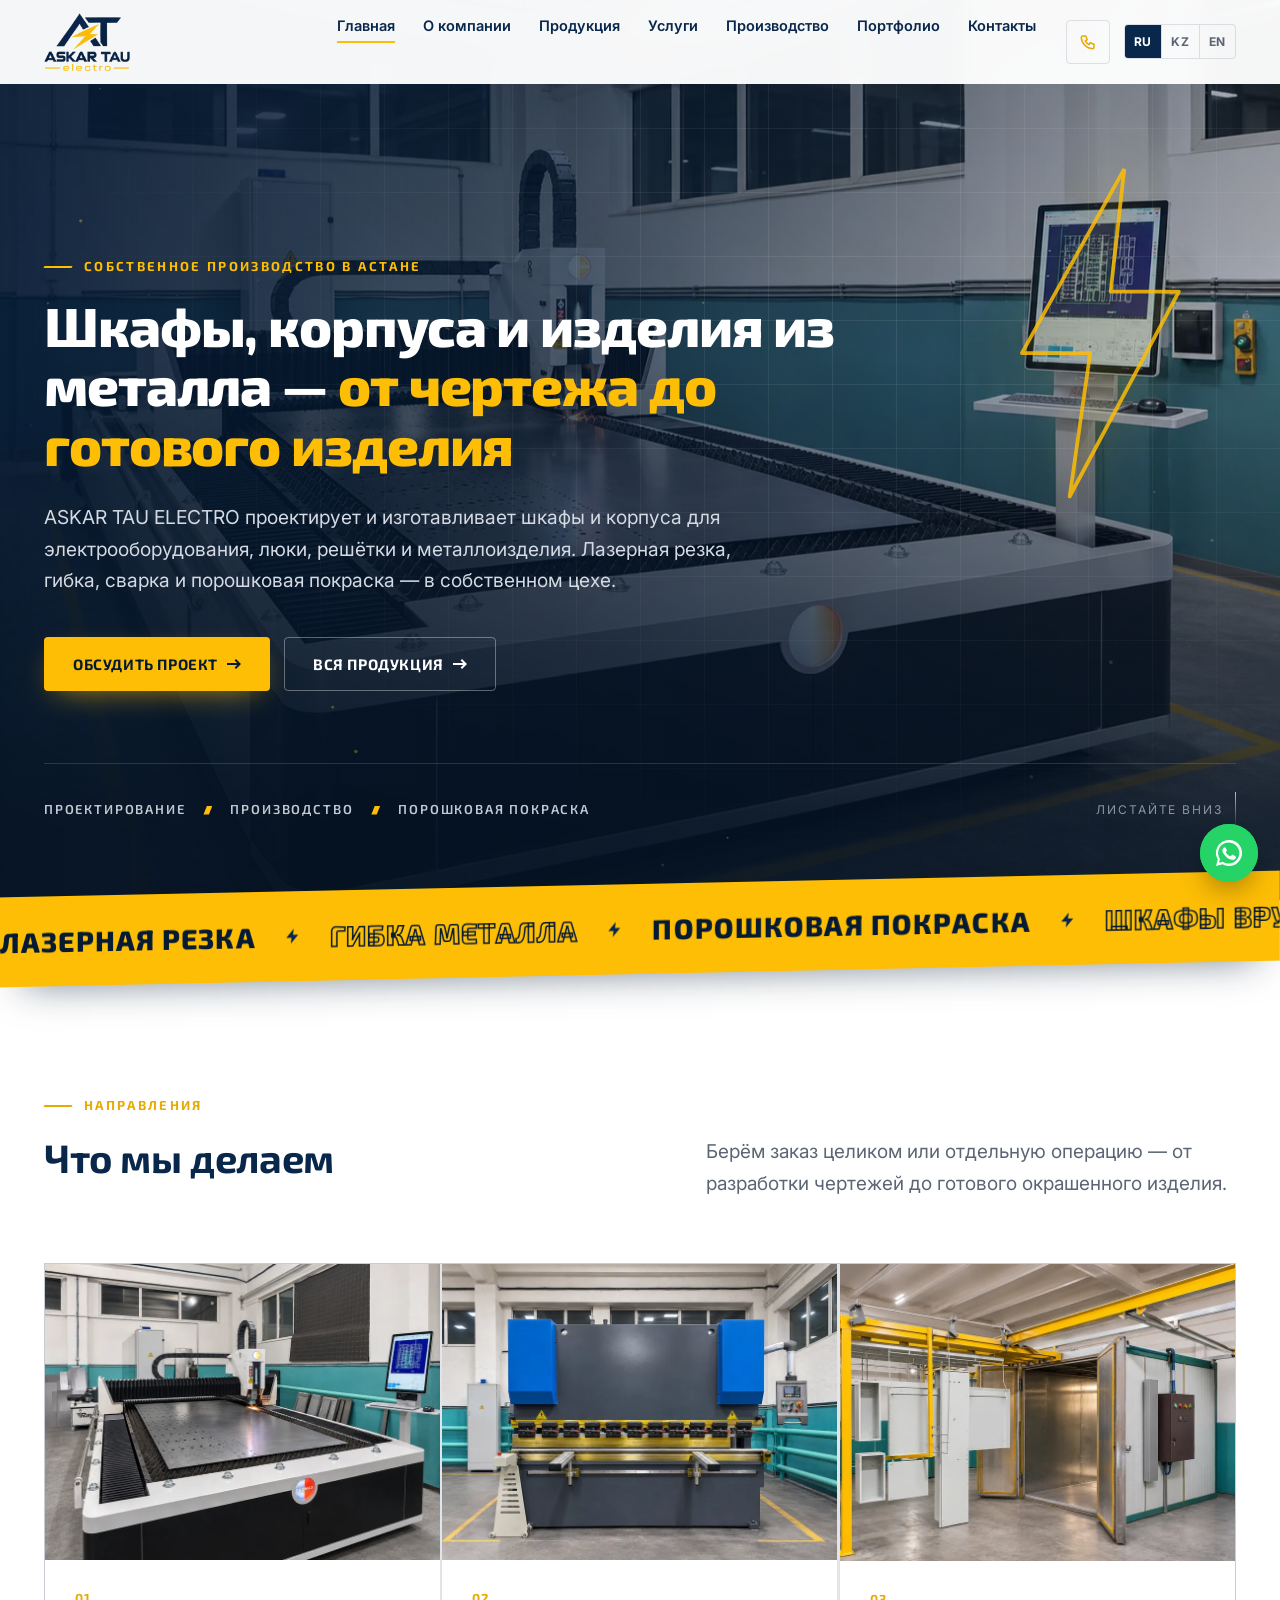
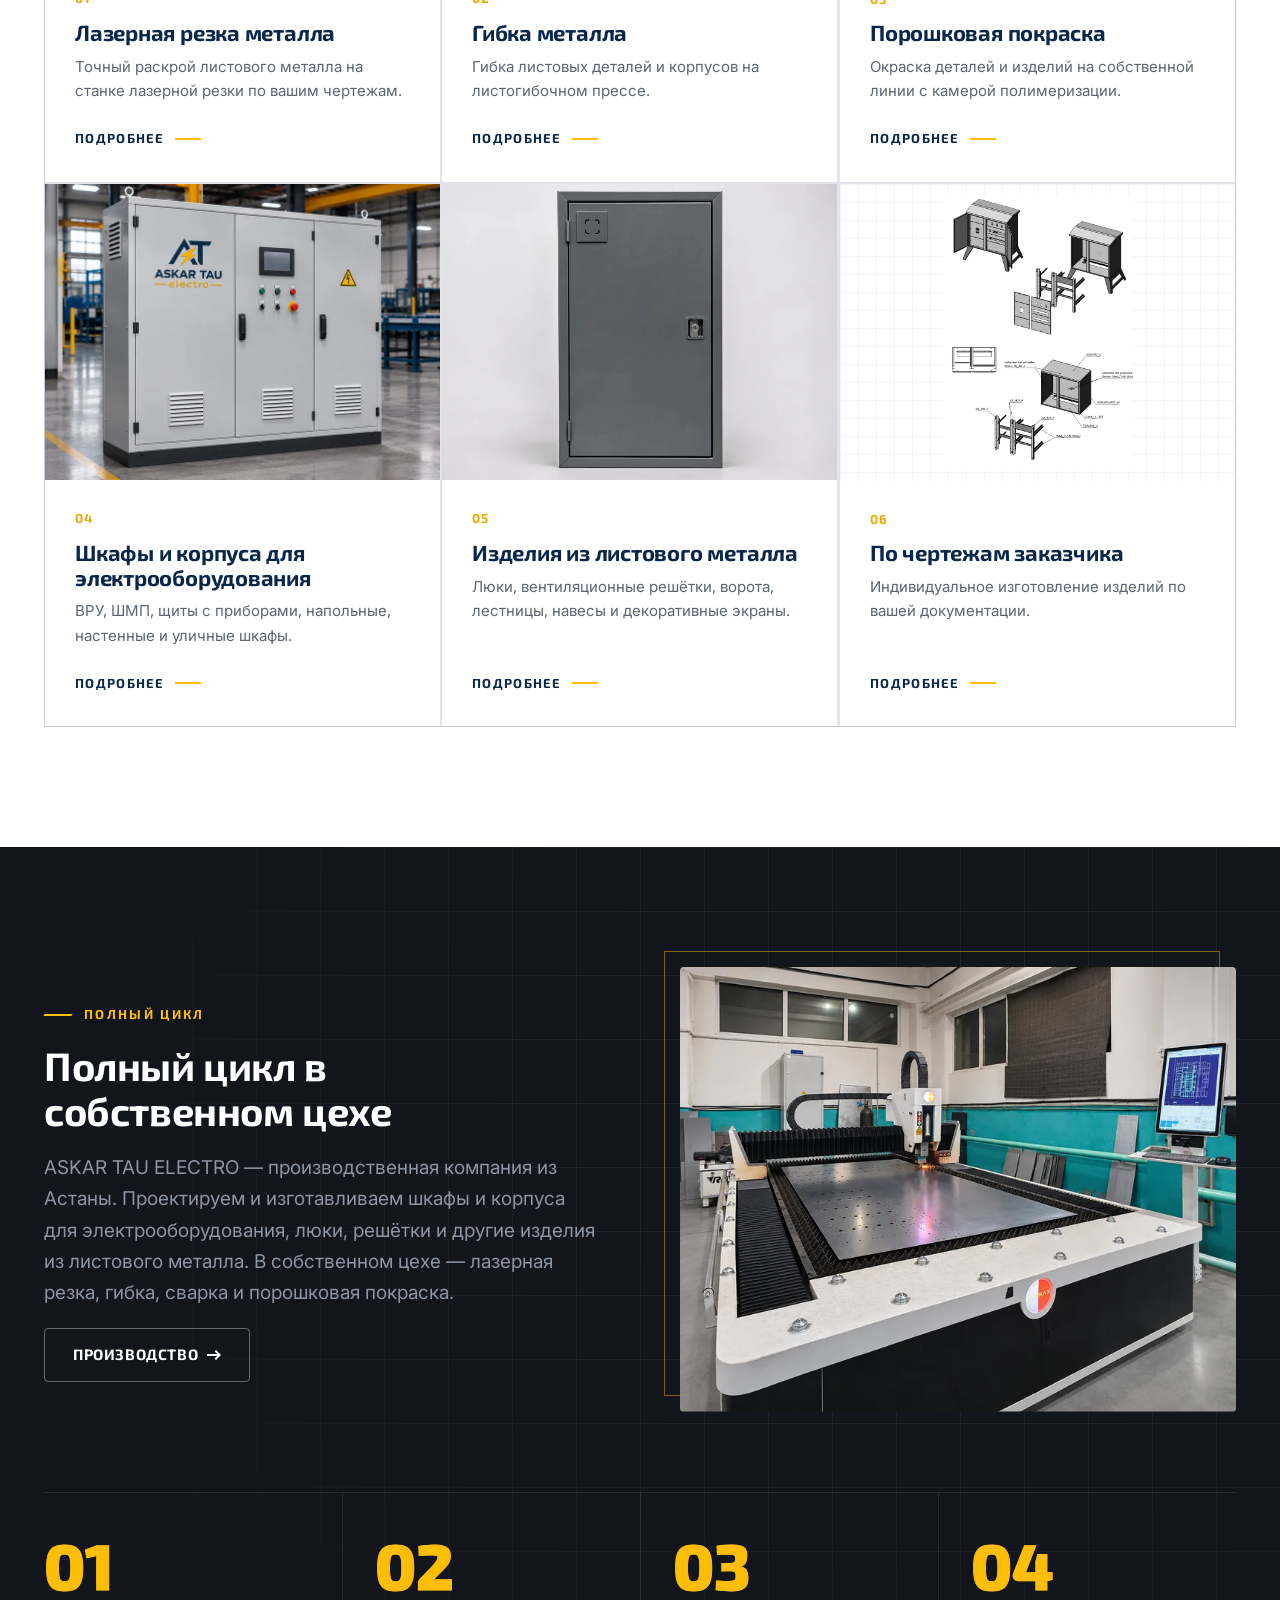
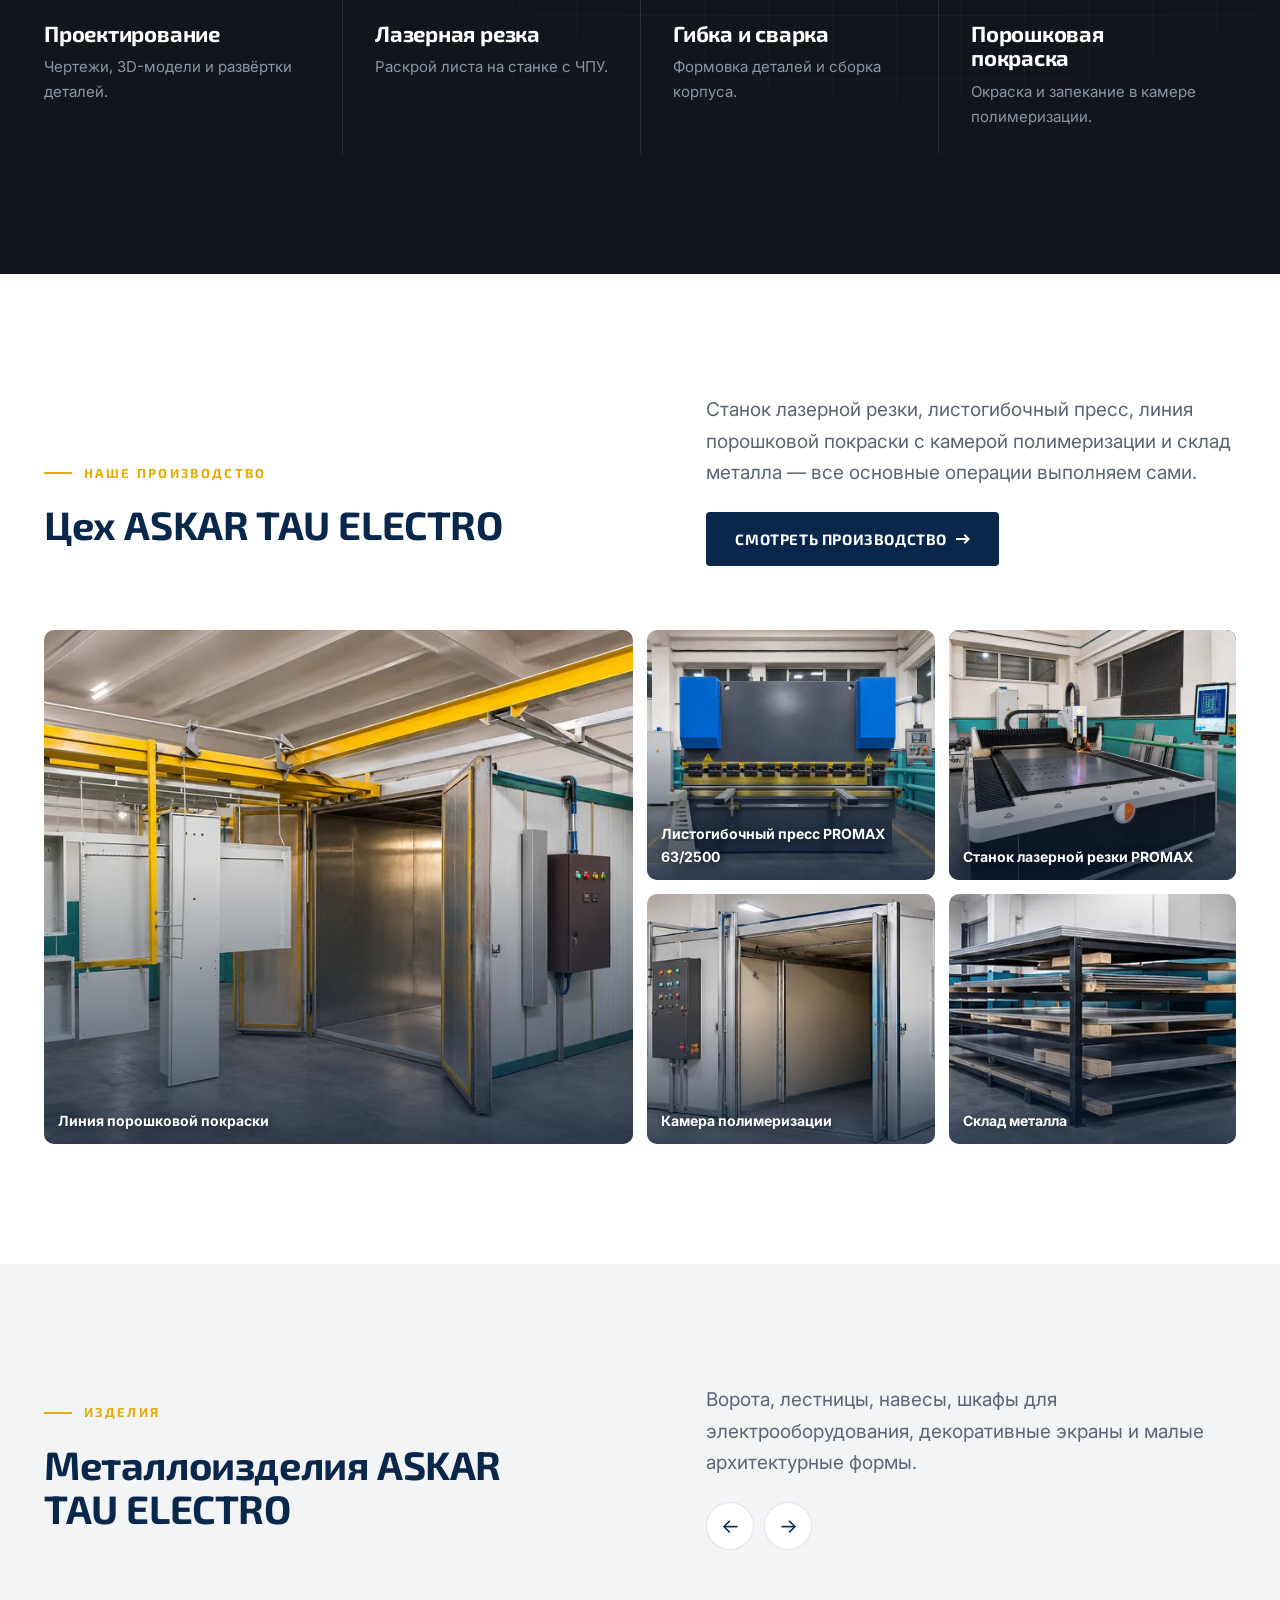
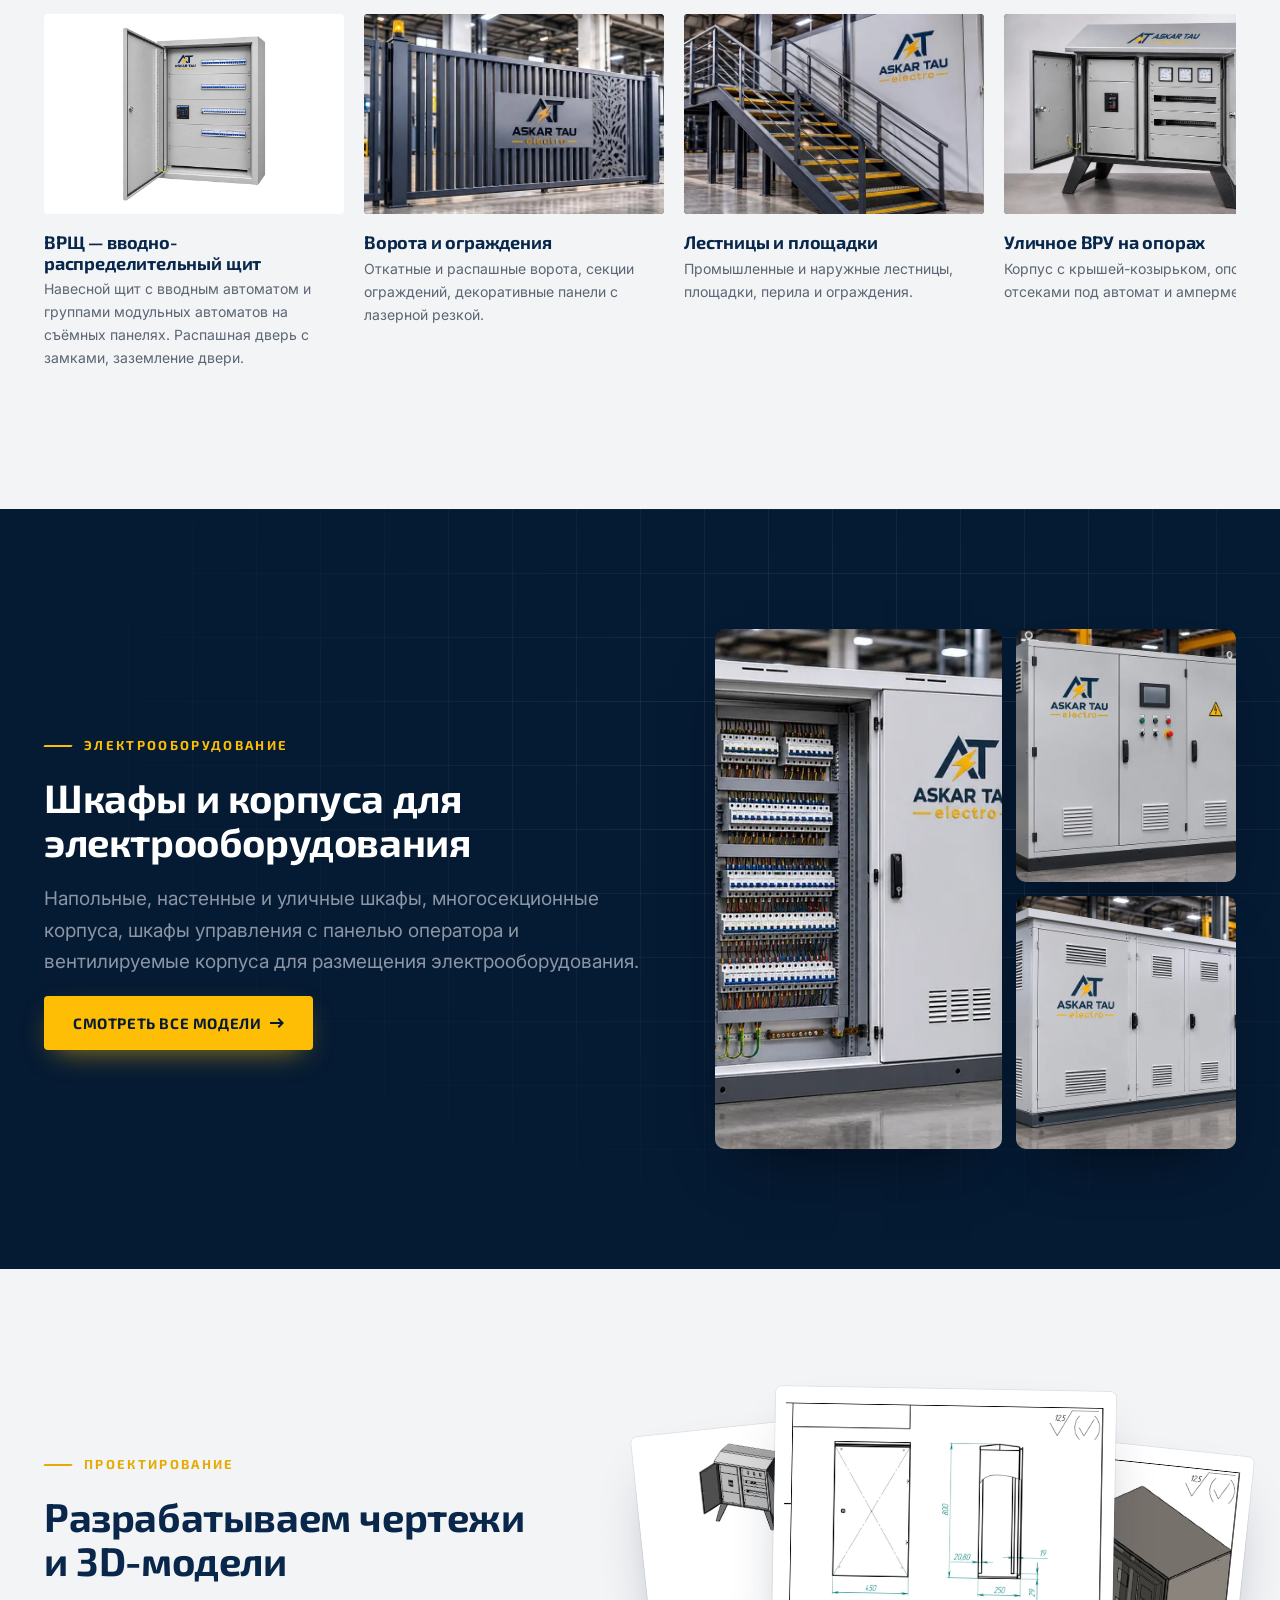
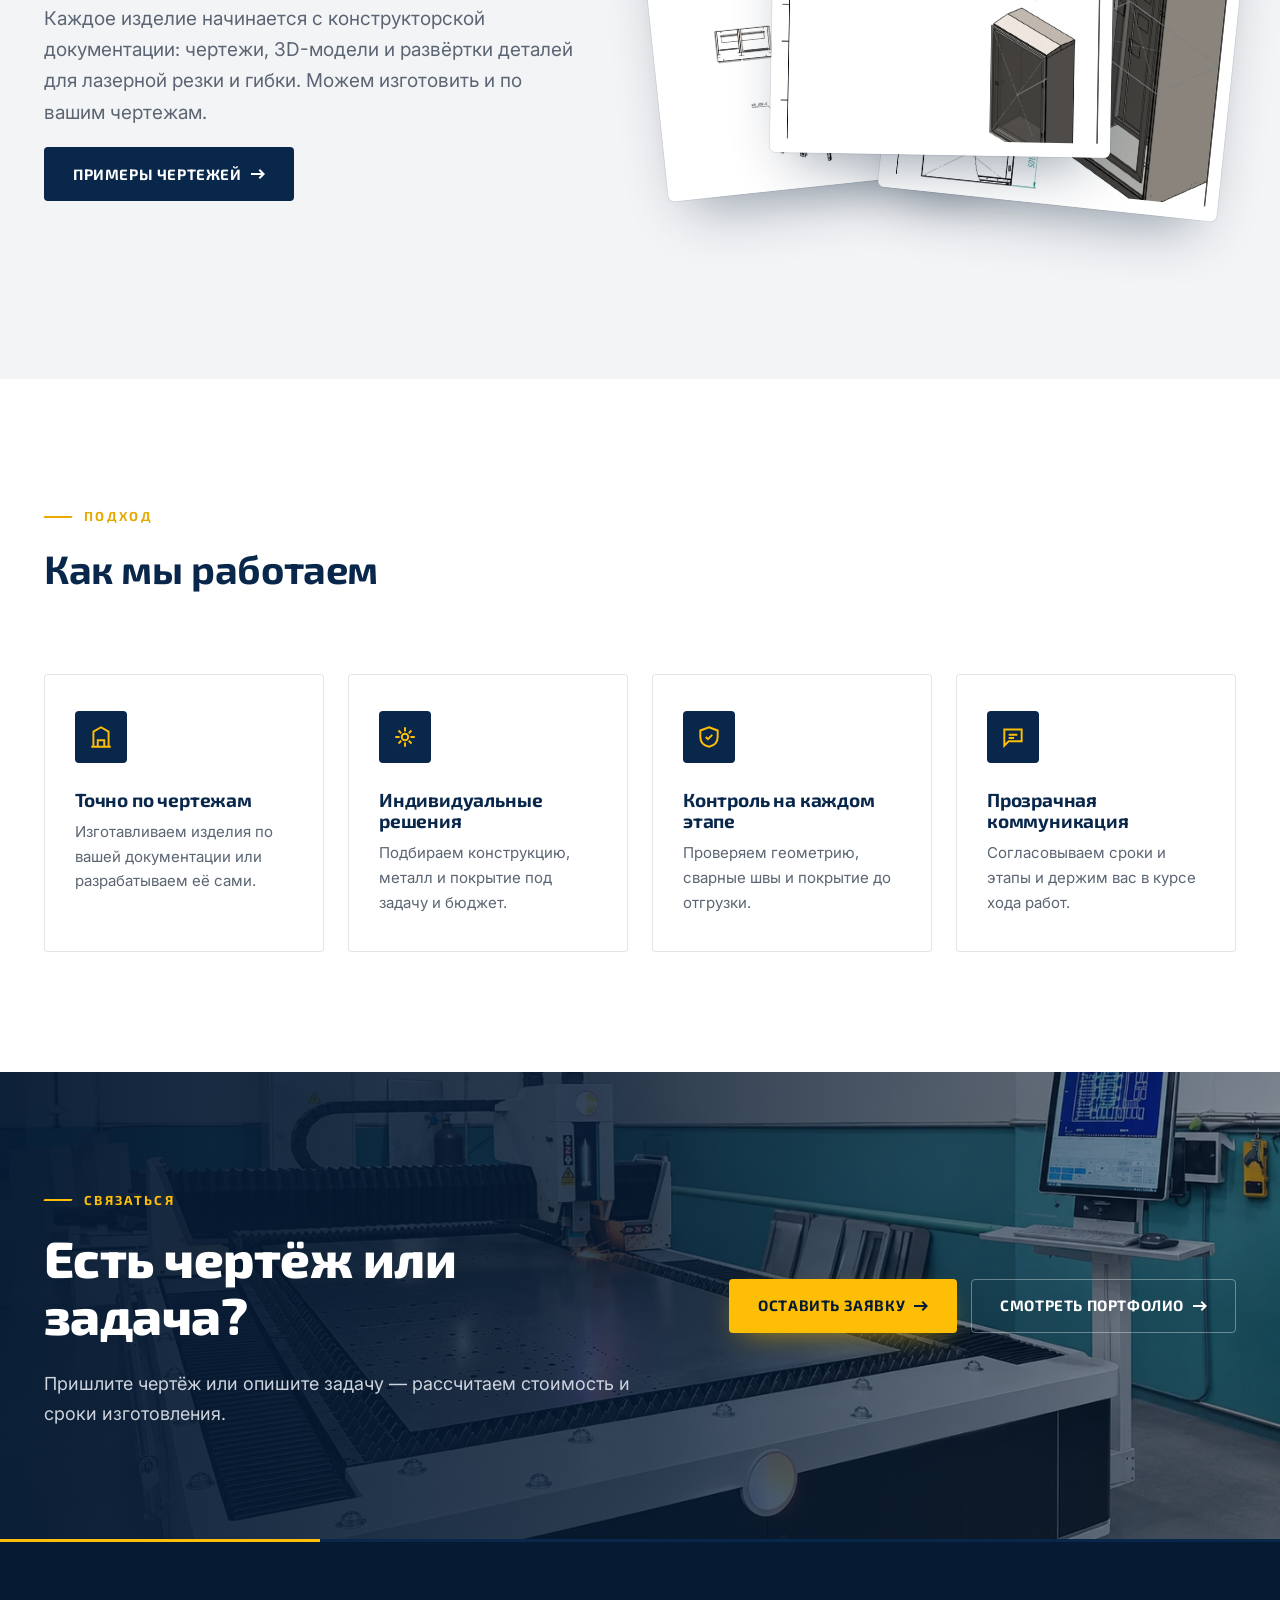
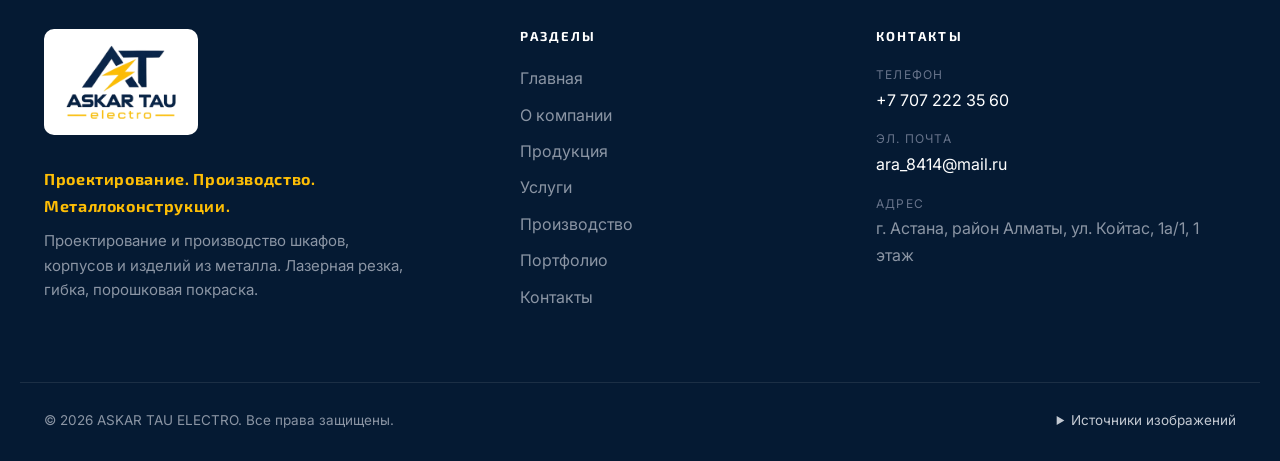
<file: index.html>
<!DOCTYPE html>
<html lang="ru">
<head>
  <meta charset="utf-8">
  <meta name="viewport" content="width=device-width, initial-scale=1, viewport-fit=cover">
  <meta name="format-detection" content="telephone=no">
  <meta name="apple-mobile-web-app-capable" content="yes">
  <meta name="mobile-web-app-capable" content="yes">
  <title>ASKAR TAU ELECTRO — проектирование, производство и монтаж металлоконструкций</title>
  <meta name="description" content="ASKAR TAU ELECTRO: проектирование, изготовление и монтаж металлоконструкций — каркасы зданий, фермы, балки, промышленные конструкции и изделия по чертежам заказчика.">
  <meta name="theme-color" content="#09274b">
  <meta property="og:title" content="ASKAR TAU ELECTRO">
  <meta property="og:description" content="Проектирование. Производство. Металлоконструкции.">
  <meta property="og:image" content="assets/brand/logo-original.jpg">
  <link rel="icon" type="image/png" href="assets/brand/favicon.png">
  <link rel="apple-touch-icon" href="assets/brand/apple-touch-icon.png">
  <link rel="preconnect" href="https://fonts.googleapis.com">
  <link rel="preconnect" href="https://fonts.gstatic.com" crossorigin>
  <link rel="preconnect" href="https://images.unsplash.com">
  <link rel="stylesheet" href="https://fonts.googleapis.com/css2?family=Exo+2:wght@500;600;700;800&family=Inter:wght@400;500;600;700&display=swap">
  <link rel="stylesheet" href="assets/css/style.css?v=15">
  <link rel="stylesheet" href="assets/css/effects.css?v=15">
</head>
<body data-page="home">
<header id="site-header"></header>

<main>
  <!-- ============ HERO ============ -->
  <section class="hero">
    <div class="hero__media media">
      <img data-img="hero" data-eager fetchpriority="high" sizes="100vw" alt="">
    </div>
    <div class="grid-bg"></div>
    <div class="container hero__inner">
      <span class="eyebrow" data-i18n="hero.eyebrow"></span>
      <h1 class="hero__title" data-i18n="hero.title"></h1>
      <p class="hero__text" data-i18n="hero.text"></p>
      <div class="hero__actions">
        <a href="contacts.html#form" class="btn btn--primary" data-i18n="cta.discuss"></a>
        <a href="products.html" class="btn btn--ghost" data-i18n="cta.allProducts"></a>
      </div>
      <div class="hero__bar">
        <ul class="hero__chips">
          <li data-i18n="hero.chip1"></li><li data-i18n="hero.chip2"></li><li data-i18n="hero.chip3"></li>
        </ul>
        <span class="hero__scroll" data-i18n="hero.scroll"></span>
      </div>
    </div>
  </section>


  <!-- ============ БЕГУЩАЯ СТРОКА ============ -->
  <div class="ticker" aria-hidden="true"><div class="ticker__track"><span class="ticker__item" data-i18n="tick.laser"></span><span class="ticker__item" data-i18n="tick.bend"></span><span class="ticker__item" data-i18n="tick.paint"></span><span class="ticker__item" data-i18n="tick.electro"></span><span class="ticker__item" data-i18n="tick.hatch"></span><span class="ticker__item" data-i18n="tick.weld"></span><span class="ticker__item" data-i18n="tick.items"></span><span class="ticker__item" data-i18n="hero.chip1"></span><span class="ticker__item" data-i18n="tick.laser"></span><span class="ticker__item" data-i18n="tick.bend"></span><span class="ticker__item" data-i18n="tick.paint"></span><span class="ticker__item" data-i18n="tick.electro"></span><span class="ticker__item" data-i18n="tick.hatch"></span><span class="ticker__item" data-i18n="tick.weld"></span><span class="ticker__item" data-i18n="tick.items"></span><span class="ticker__item" data-i18n="hero.chip1"></span></div></div>

  <!-- ============ НАПРАВЛЕНИЯ ============ -->
  <section class="section">
    <div class="container">
      <div class="section-head">
        <div>
          <span class="eyebrow" data-i18n="home.dirs.eyebrow"></span>
          <h2 class="h2 reveal" data-i18n="home.dirs.title"></h2>
        </div>
        <p class="lead reveal reveal-d1" data-i18n="home.dirs.text"></p>
      </div>
      <div class="cards">
        <a href="services.html#laser" class="card reveal">
          <div class="media"><img data-img="shopLaser3" data-sizes="(max-width:680px) 100vw, (max-width:1080px) 50vw, 33vw" alt=""></div>
          <div class="card__body"><span class="card__num">01</span><h3 class="card__title" data-i18n="dir.laser"></h3><p class="card__text" data-i18n="dir.laser.t"></p><span class="card__link" data-i18n="cta.more"></span></div>
        </a>
        <a href="services.html#bending" class="card reveal reveal-d1">
          <div class="media"><img data-img="shopPress" data-sizes="(max-width:680px) 100vw, (max-width:1080px) 50vw, 33vw" alt=""></div>
          <div class="card__body"><span class="card__num">02</span><h3 class="card__title" data-i18n="dir.bend"></h3><p class="card__text" data-i18n="dir.bend.t"></p><span class="card__link" data-i18n="cta.more"></span></div>
        </a>
        <a href="services.html#painting" class="card reveal reveal-d2">
          <div class="media"><img data-img="shopPowder" data-sizes="(max-width:680px) 100vw, (max-width:1080px) 50vw, 33vw" alt=""></div>
          <div class="card__body"><span class="card__num">03</span><h3 class="card__title" data-i18n="dir.paint"></h3><p class="card__text" data-i18n="dir.paint.t"></p><span class="card__link" data-i18n="cta.more"></span></div>
        </a>
        <a href="products.html#electro" class="card reveal">
          <div class="media"><img data-img="cabControl" data-sizes="(max-width:680px) 100vw, (max-width:1080px) 50vw, 33vw" alt=""></div>
          <div class="card__body"><span class="card__num">04</span><h3 class="card__title" data-i18n="prod.g3"></h3><p class="card__text" data-i18n="dir.electro.t"></p><span class="card__link" data-i18n="cta.more"></span></div>
        </a>
        <a href="products.html#sheet" class="card reveal reveal-d1">
          <div class="media"><img data-img="pHatch" data-sizes="(max-width:680px) 100vw, (max-width:1080px) 50vw, 33vw" alt=""></div>
          <div class="card__body"><span class="card__num">05</span><h3 class="card__title" data-i18n="prod.g4"></h3><p class="card__text" data-i18n="dir.items.t"></p><span class="card__link" data-i18n="cta.more"></span></div>
        </a>
        <a href="contacts.html#form" class="card reveal reveal-d2">
          <div class="media media--paper"><img data-img="dwVru12" data-sizes="(max-width:680px) 100vw, (max-width:1080px) 50vw, 33vw" alt=""></div>
          <div class="card__body"><span class="card__num">06</span><h3 class="card__title" data-i18n="dir.custom"></h3><p class="card__text" data-i18n="dir.custom.t"></p><span class="card__link" data-i18n="cta.more"></span></div>
        </a>
      </div>
    </div>
  </section>

  <!-- ============ ПОЛНЫЙ ЦИКЛ ============ -->
  <section class="section section--dark grid-bg">
    <div class="container">
      <div class="split-media">
        <div>
          <span class="eyebrow" data-i18n="home.cycle.eyebrow"></span>
          <h2 class="h2 reveal" data-i18n="home.cycle.title"></h2>
          <p class="lead reveal reveal-d1" data-i18n="about.lead"></p>
          <a href="production.html" class="btn btn--ghost reveal reveal-d2" data-i18n="nav.production"></a>
        </div>
        <div class="frame-deco reveal reveal-d1">
          <div class="media"><img data-img="shopLaser5" data-max="1600" data-sizes="(max-width:1080px) 100vw, 50vw" alt=""></div>
        </div>
      </div>
      <div class="cycle">
        <div class="cycle__item reveal"><div class="cycle__num">01</div><h3 data-i18n="cycle.1"></h3><p data-i18n="cycle.1.t"></p></div>
        <div class="cycle__item reveal reveal-d1"><div class="cycle__num">02</div><h3 data-i18n="cycle.2"></h3><p data-i18n="cycle.2.t"></p></div>
        <div class="cycle__item reveal reveal-d2"><div class="cycle__num">03</div><h3 data-i18n="cycle.3"></h3><p data-i18n="cycle.3.t"></p></div>
        <div class="cycle__item reveal reveal-d3"><div class="cycle__num">04</div><h3 data-i18n="cycle.4"></h3><p data-i18n="cycle.4.t"></p></div>
      </div>
    </div>
  </section>

  <!-- ============ НАШЕ ПРОИЗВОДСТВО ============ -->
  <section class="section" id="workshop">
    <div class="container">
      <div class="section-head">
        <div><span class="eyebrow" data-i18n="home.shop.eyebrow"></span><h2 class="h2 reveal" data-i18n="home.shop.title"></h2></div>
        <div><p class="lead reveal reveal-d1" data-i18n="home.shop.text"></p>
          <a href="production.html" class="btn btn--navy reveal reveal-d2" style="margin-top:24px" data-i18n="home.shop.btn"></a></div>
      </div>
      <div class="shopgrid">
        <figure class="shopgrid__item shopgrid__item--big reveal" data-lightbox><div class="media"><img data-img="shopPowder" data-sizes="(max-width:680px) 100vw, (max-width:1080px) 50vw, 33vw" alt=""></div><figcaption data-i18n="eq.paint"></figcaption></figure>
        <figure class="shopgrid__item reveal" data-lightbox><div class="media"><img data-img="shopPress" data-sizes="(max-width:680px) 100vw, (max-width:1080px) 50vw, 33vw" alt=""></div><figcaption data-i18n="eq.press"></figcaption></figure>
        <figure class="shopgrid__item reveal" data-lightbox><div class="media"><img data-img="shopLaser4" data-sizes="(max-width:680px) 100vw, (max-width:1080px) 50vw, 33vw" alt=""></div><figcaption data-i18n="eq.laser"></figcaption></figure>
        <figure class="shopgrid__item reveal" data-lightbox><div class="media"><img data-img="shopOven" data-sizes="(max-width:680px) 100vw, (max-width:1080px) 50vw, 33vw" alt=""></div><figcaption data-i18n="eq.oven"></figcaption></figure>
        <figure class="shopgrid__item reveal" data-lightbox><div class="media"><img data-img="shopStock2" data-sizes="(max-width:680px) 100vw, (max-width:1080px) 50vw, 33vw" alt=""></div><figcaption data-i18n="eq.stock"></figcaption></figure>
      </div>
    </div>
  </section>

  <!-- ============ ИЗДЕЛИЯ (визуализации) ============ -->
  <section class="section section--paper">
    <div class="container">
      <div class="section-head">
        <div>
          <span class="eyebrow" data-i18n="home.items.eyebrow"></span>
          <h2 class="h2 reveal" data-i18n="home.items.title"></h2>
        </div>
        <div>
          <p class="lead reveal reveal-d1" data-i18n="home.items.text"></p>
          <div class="rail-controls" style="margin-top:24px">
            <button class="rail-btn" type="button" data-rail="-1" aria-label="Назад">←</button>
            <button class="rail-btn" type="button" data-rail="1" aria-label="Вперёд">→</button>
          </div>
        </div>
      </div>
      <div class="rail" id="rail">
        <a class="rail__item" href="products.html#vrsh"><div class="media media--paper"><img data-img="vrshOpen" alt=""></div><h3 data-i18n="prod.vrsh"></h3><p data-i18n="prod.vrsh.t"></p></a>
        <a class="rail__item" href="products.html#gates"><div class="media"><img data-img="pGateLaser" alt=""></div><h3 data-i18n="prod.gates"></h3><p data-i18n="prod.gates.t"></p></a>
        <a class="rail__item" href="products.html#stairs"><div class="media"><img data-img="pStairsYellow" alt=""></div><h3 data-i18n="prod.stairs"></h3><p data-i18n="prod.stairs.t"></p></a>
        <a class="rail__item" href="products.html#electro"><div class="media"><img data-img="pVruLegs" alt=""></div><h3 data-i18n="prod.vruLegs"></h3><p data-i18n="prod.vruLegs.t"></p></a>
        <a class="rail__item" href="products.html#sheet"><div class="media"><img data-img="pHatch" alt=""></div><h3 data-i18n="prod.hatch"></h3><p data-i18n="prod.hatch.t"></p></a>
        <a class="rail__item" href="products.html#sheet"><div class="media"><img data-img="pVentGrille" alt=""></div><h3 data-i18n="prod.grille"></h3><p data-i18n="prod.grille.t"></p></a>
        <a class="rail__item" href="products.html#canopies"><div class="media"><img data-img="pCanopyArch" alt=""></div><h3 data-i18n="prod.canopies"></h3><p data-i18n="prod.canopies.t"></p></a>
        <a class="rail__item" href="products.html#screens"><div class="media"><img data-img="pAcOrnament" alt=""></div><h3 data-i18n="prod.screens"></h3><p data-i18n="prod.screens.t"></p></a>
        <a class="rail__item" href="products.html#urban"><div class="media"><img data-img="pUrban" alt=""></div><h3 data-i18n="prod.urban"></h3><p data-i18n="prod.urban.t"></p></a>
      </div>
    </div>
  </section>

  <!-- ============ ЭЛЕКТРОШКАФЫ ============ -->
  <section class="section section--navy grid-bg electro-feature">
    <div class="container electro-feature__grid">
      <div>
        <span class="eyebrow" data-i18n="home.electro.eyebrow"></span>
        <h2 class="h2 reveal" data-i18n="prod.g3"></h2>
        <p class="lead reveal reveal-d1" data-i18n="prod.g3.t"></p>
        <a href="products.html#electro" class="btn btn--primary reveal reveal-d2" data-i18n="cta.viewAll"></a>
      </div>
      <div class="electro-feature__collage reveal reveal-d1">
        <div class="media"><img data-img="cabOpen4" data-sizes="(max-width:680px) 100vw, (max-width:1080px) 50vw, 33vw" alt=""></div>
        <div class="media"><img data-img="cabControl" data-sizes="(max-width:680px) 100vw, (max-width:1080px) 50vw, 33vw" alt=""></div>
        <div class="media"><img data-img="cabEnclosure" data-sizes="(max-width:680px) 100vw, (max-width:1080px) 50vw, 33vw" alt=""></div>
      </div>
    </div>
  </section>

  <!-- ============ ЧЕРТЕЖИ ============ -->
  <section class="section section--paper dw-teaser">
    <div class="container dw-teaser__grid">
      <div>
        <span class="eyebrow" data-i18n="home.dw.eyebrow"></span>
        <h2 class="h2 reveal" data-i18n="home.dw.title"></h2>
        <p class="lead reveal reveal-d1" data-i18n="home.dw.text"></p>
        <a href="production.html#drawings" class="btn btn--navy reveal reveal-d2" data-i18n="home.dw.btn"></a>
      </div>
      <div class="dw-stack reveal reveal-d1">
        <div class="dw-sheet" data-lightbox><div class="media media--paper"><img data-img="dwVru12" data-sizes="(max-width:680px) 100vw, (max-width:1080px) 50vw, 33vw" alt=""></div></div>
        <div class="dw-sheet" data-lightbox><div class="media media--paper"><img data-img="dwShmp" data-sizes="(max-width:680px) 100vw, (max-width:1080px) 50vw, 33vw" alt=""></div></div>
        <div class="dw-sheet" data-lightbox><div class="media media--paper"><img data-img="dwVruAmp" data-sizes="(max-width:680px) 100vw, (max-width:1080px) 50vw, 33vw" alt=""></div></div>
      </div>
    </div>
  </section>

  <!-- ============ ПОДХОД ============ -->
  <section class="section">
    <div class="container">
      <div class="section-head section-head--single">
        <div><span class="eyebrow" data-i18n="home.approach.eyebrow"></span><h2 class="h2 reveal" data-i18n="home.approach.title"></h2></div>
      </div>
      <div class="approach">
        <div class="approach__item reveal">
          <div class="approach__icon"><svg viewBox="0 0 24 24"><path d="M3 21h18M5 21V7l7-4 7 4v14M9 21v-6h6v6"/></svg></div>
          <h3 data-i18n="appr.1"></h3><p data-i18n="appr.1.t"></p>
        </div>
        <div class="approach__item reveal reveal-d1">
          <div class="approach__icon"><svg viewBox="0 0 24 24"><path d="M12 3v4M12 17v4M3 12h4M17 12h4M6 6l2.5 2.5M15.5 15.5 18 18M6 18l2.5-2.5M15.5 8.5 18 6"/><circle cx="12" cy="12" r="3"/></svg></div>
          <h3 data-i18n="appr.2"></h3><p data-i18n="appr.2.t"></p>
        </div>
        <div class="approach__item reveal reveal-d2">
          <div class="approach__icon"><svg viewBox="0 0 24 24"><path d="M9 12l2 2 4-4"/><path d="M12 3l8 3v6c0 5-3.5 8-8 9-4.5-1-8-4-8-9V6z"/></svg></div>
          <h3 data-i18n="appr.3"></h3><p data-i18n="appr.3.t"></p>
        </div>
        <div class="approach__item reveal reveal-d3">
          <div class="approach__icon"><svg viewBox="0 0 24 24"><path d="M4 5h16v11H8l-4 4z"/><path d="M8 10h8M8 13h5"/></svg></div>
          <h3 data-i18n="appr.4"></h3><p data-i18n="appr.4.t"></p>
        </div>
      </div>
    </div>
  </section>

  <!-- ============ CTA ============ -->
  <section class="cta">
    <div class="media"><img data-img="shopLaser2" data-sizes="100vw" alt=""></div>
    <div class="container cta__inner">
      <div>
        <span class="eyebrow" data-i18n="cta.contact"></span>
        <h2 class="reveal" data-i18n="home.cta.title"></h2>
        <p class="reveal reveal-d1" data-i18n="home.cta.text"></p>
      </div>
      <div class="cta__actions reveal reveal-d2">
        <a href="contacts.html#form" class="btn btn--primary" data-i18n="cta.request"></a>
        <a href="portfolio.html" class="btn btn--ghost" data-i18n="cta.portfolio"></a>
      </div>
    </div>
  </section>
</main>

<footer id="site-footer"></footer>

<script src="assets/js/config.js?v=15"></script>
<script src="assets/js/images.js?v=15"></script>
<script src="assets/js/i18n.js?v=15"></script>
<script src="assets/js/main.js?v=15"></script>
<script src="assets/js/effects.js?v=15"></script>
<script>
  // Прокрутка ленты изделий кнопками
  document.querySelectorAll("[data-rail]").forEach(function (b) {
    b.addEventListener("click", function () {
      var r = document.getElementById("rail");
      r.scrollBy({ left: r.clientWidth * 0.8 * parseInt(b.dataset.rail, 10), behavior: "smooth" });
    });
  });
</script>
</body>
</html>
</file>
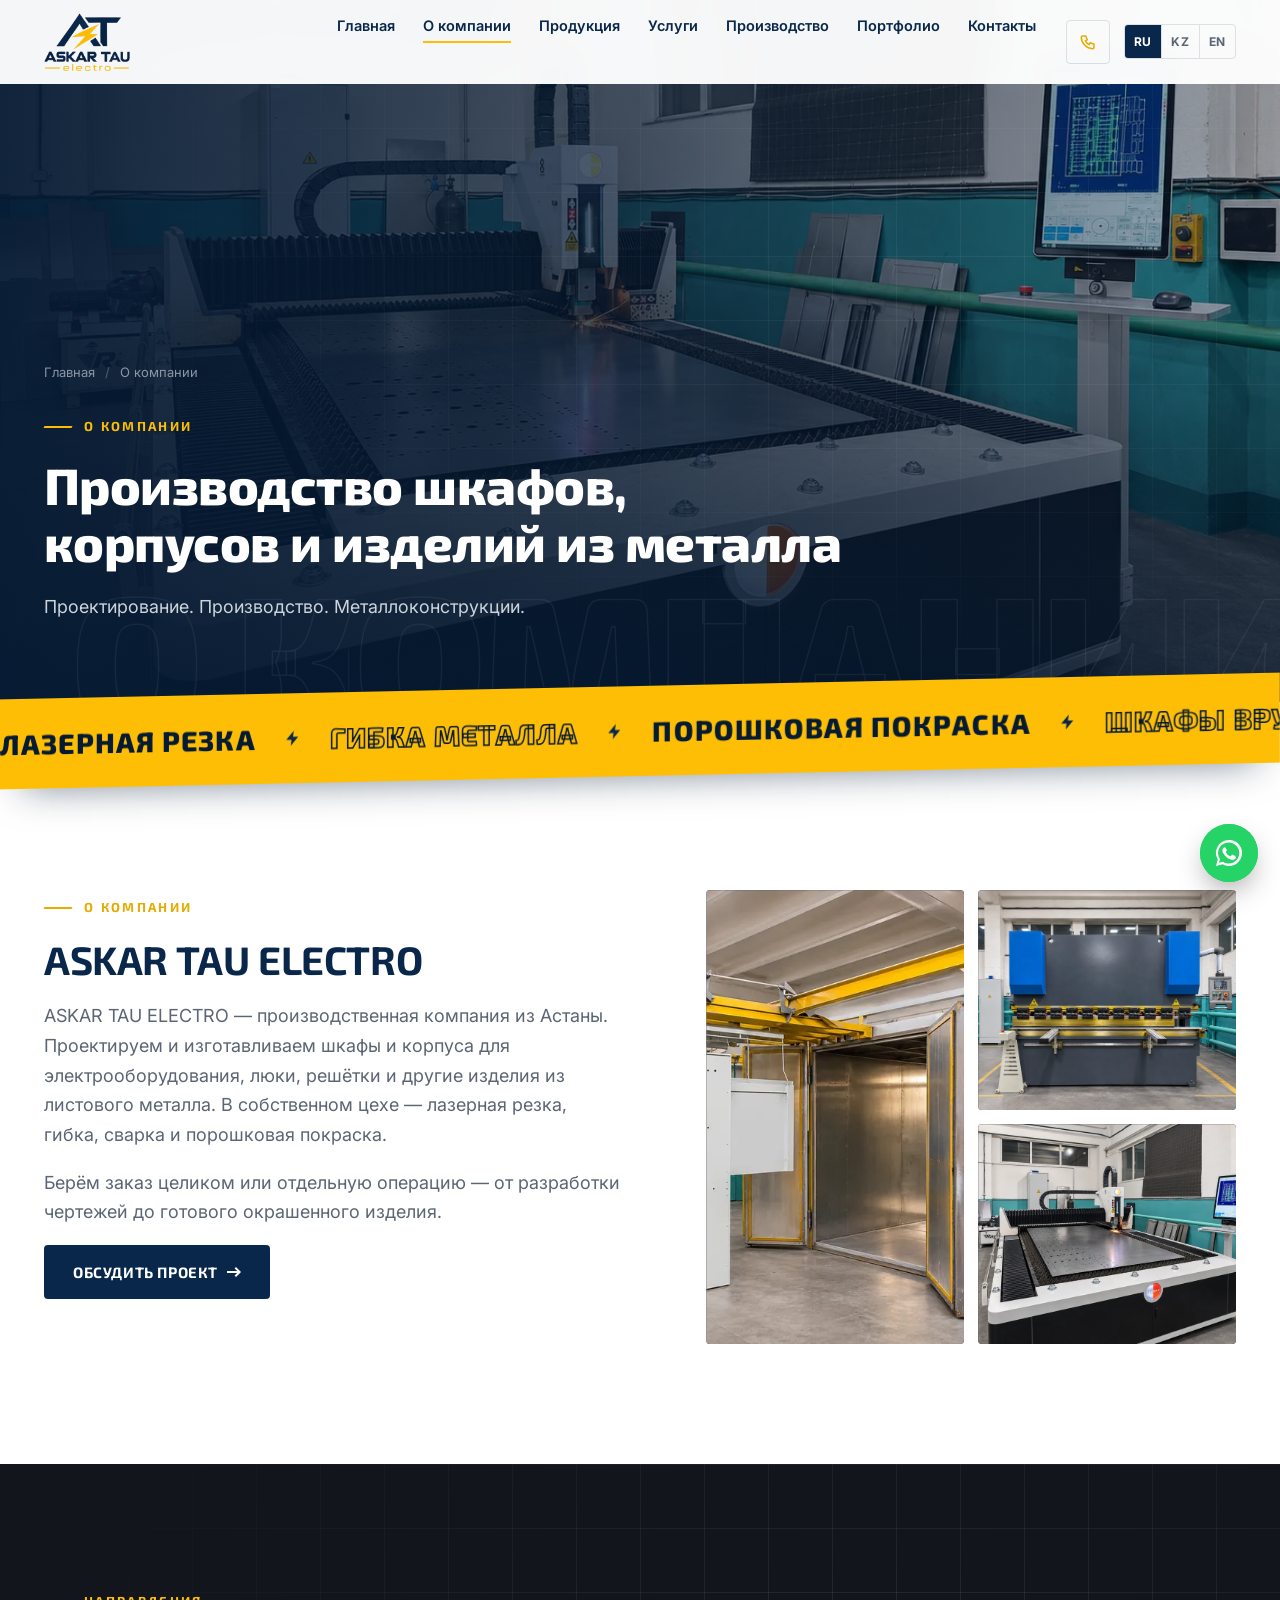
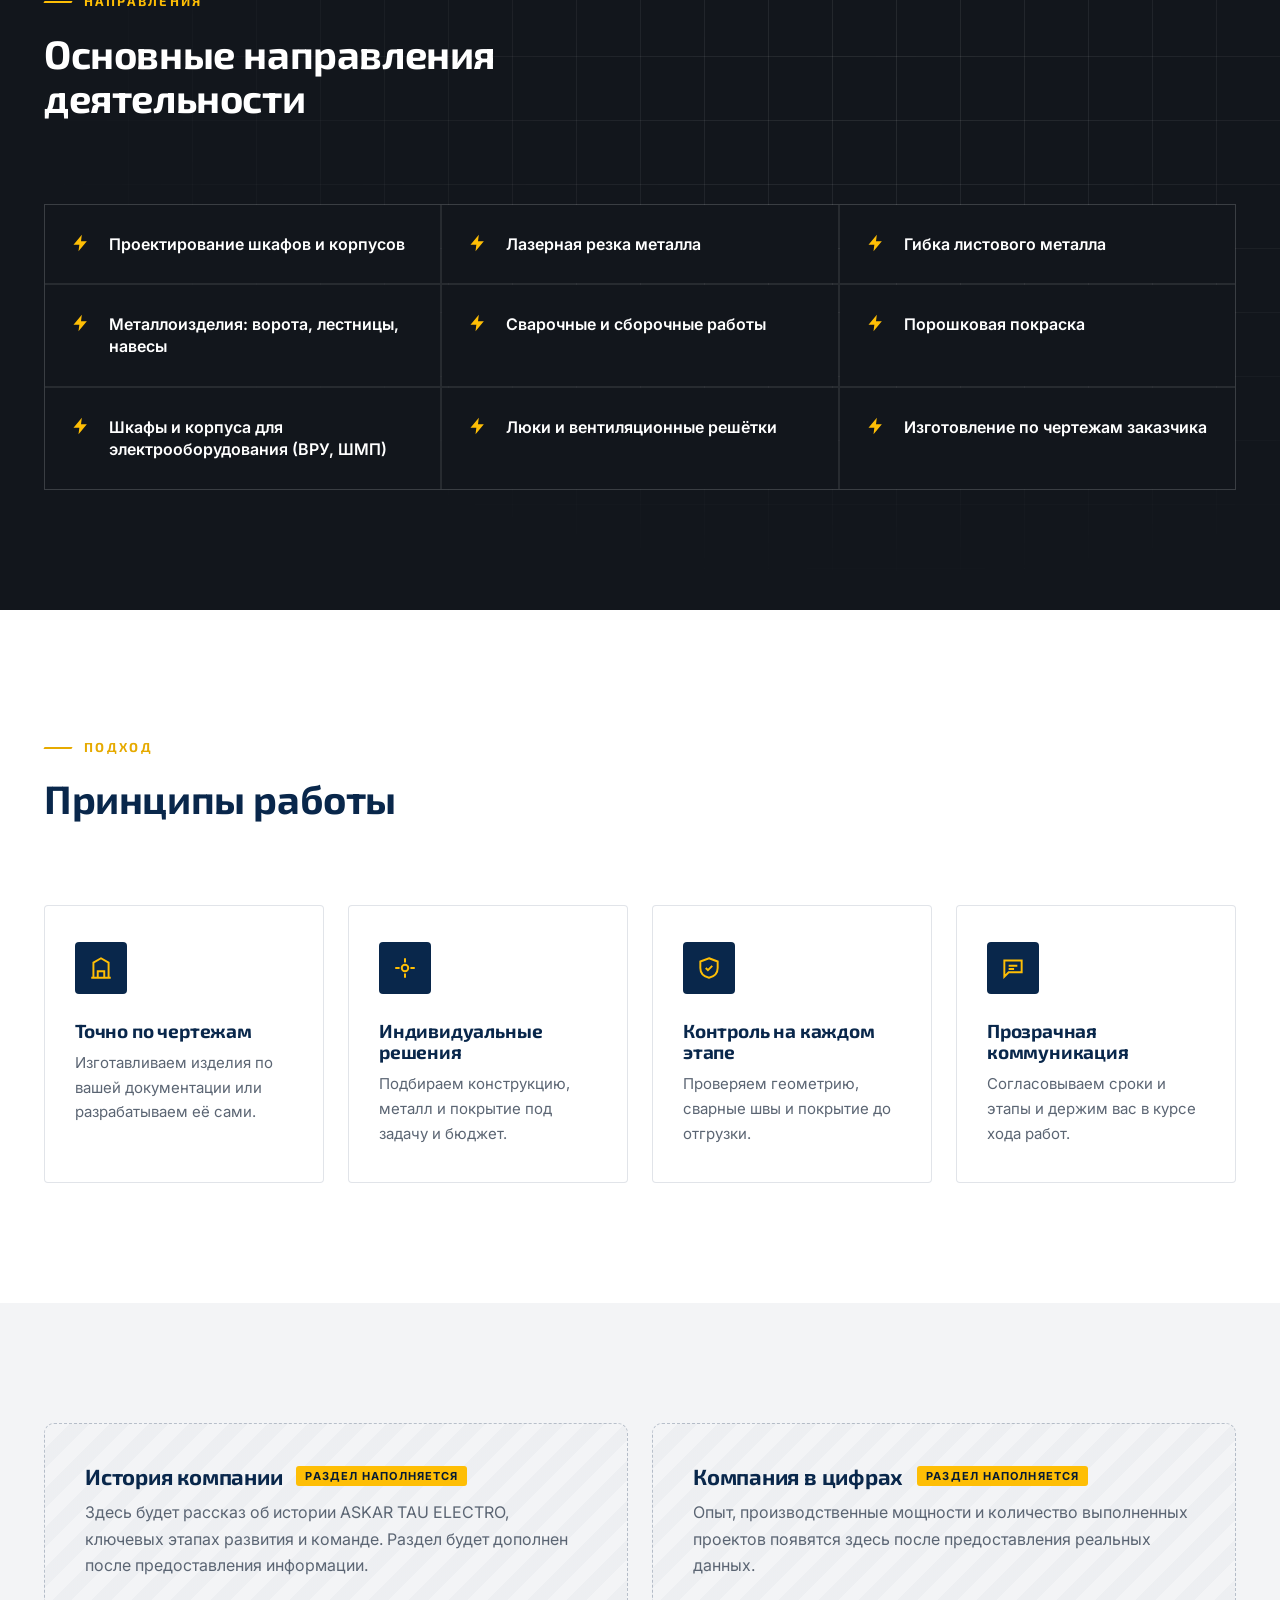
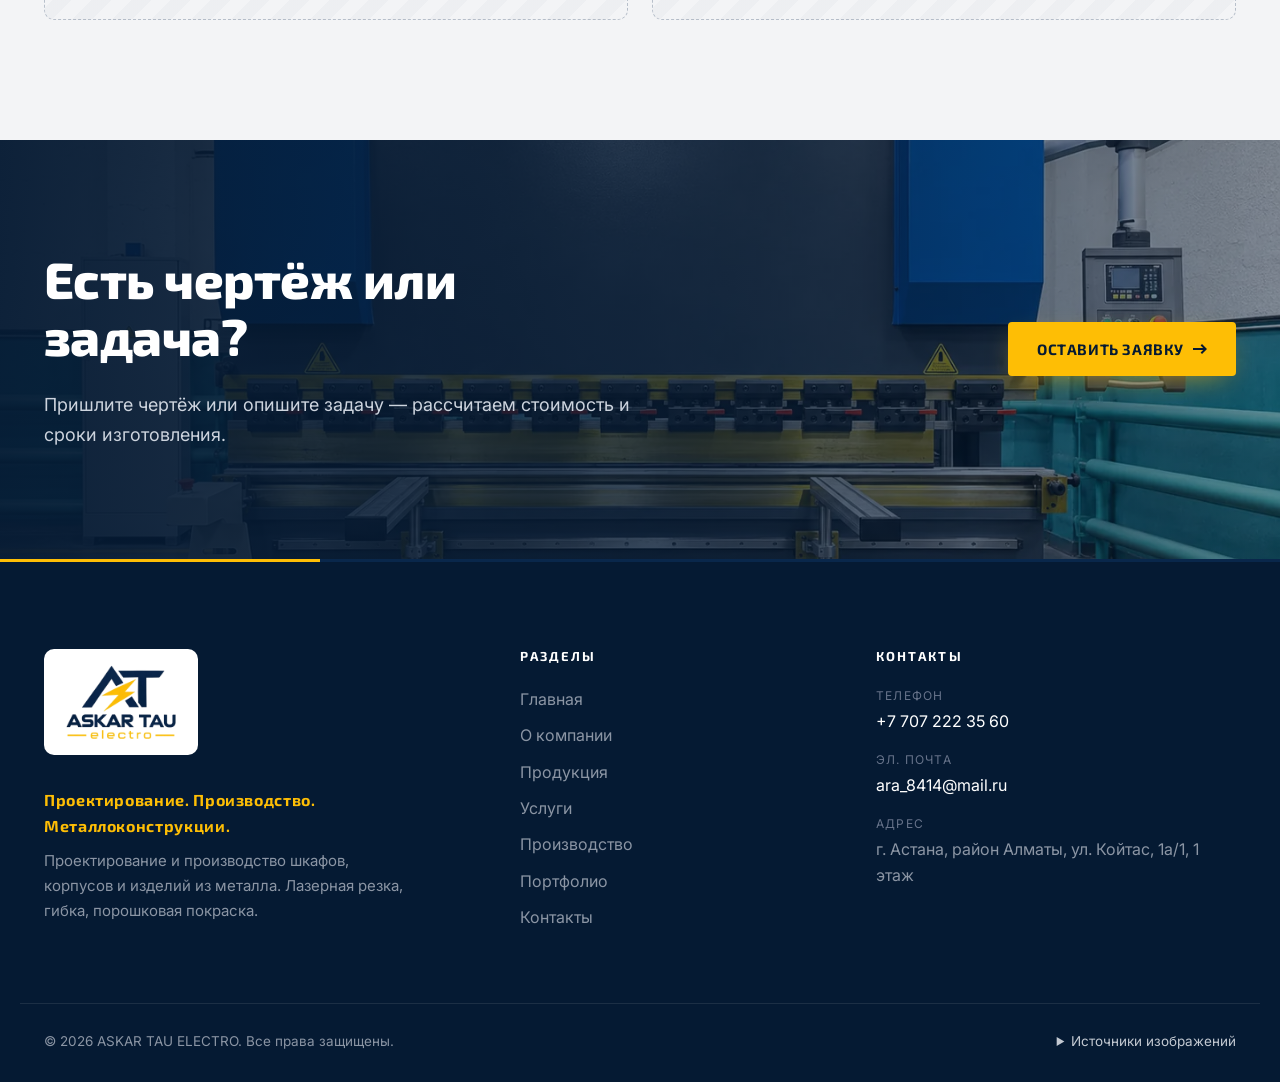
<file: about.html>
<!DOCTYPE html>
<html lang="ru">
<head>
  <meta charset="utf-8">
  <meta name="viewport" content="width=device-width, initial-scale=1, viewport-fit=cover">
  <meta name="format-detection" content="telephone=no">
  <meta name="apple-mobile-web-app-capable" content="yes">
  <meta name="mobile-web-app-capable" content="yes">
  <title>О компании — ASKAR TAU ELECTRO</title>
  <meta name="description" content="ASKAR TAU ELECTRO: проектирование, изготовление и монтаж металлоконструкций — каркасы зданий, фермы, балки, промышленные конструкции и изделия по чертежам заказчика.">
  <meta name="theme-color" content="#09274b">
  <meta property="og:title" content="ASKAR TAU ELECTRO">
  <meta property="og:description" content="Проектирование. Производство. Металлоконструкции.">
  <meta property="og:image" content="assets/brand/logo-original.jpg">
  <link rel="icon" type="image/png" href="assets/brand/favicon.png">
  <link rel="apple-touch-icon" href="assets/brand/apple-touch-icon.png">
  <link rel="preconnect" href="https://fonts.googleapis.com">
  <link rel="preconnect" href="https://fonts.gstatic.com" crossorigin>
  <link rel="preconnect" href="https://images.unsplash.com">
  <link rel="stylesheet" href="https://fonts.googleapis.com/css2?family=Exo+2:wght@500;600;700;800&family=Inter:wght@400;500;600;700&display=swap">
  <link rel="stylesheet" href="assets/css/style.css?v=15">
  <link rel="stylesheet" href="assets/css/effects.css?v=15">
</head>
<body data-page="about">
<header id="site-header"></header>

<main>
  <section class="page-hero">
    <div class="media"><img data-img="shopLaser4" data-eager sizes="100vw" alt=""></div>
    <div class="container">
      <nav class="crumbs" aria-label="breadcrumb"><a href="index.html" data-i18n="nav.home"></a><span data-i18n="nav.about"></span></nav>
      <span class="eyebrow" data-i18n="about.eyebrow"></span>
      <h1 data-i18n="about.title"></h1>
      <p data-slogan></p>
    </div>
  </section>

  <!-- ============ БЕГУЩАЯ СТРОКА ============ -->
  <div class="ticker" aria-hidden="true"><div class="ticker__track"><span class="ticker__item" data-i18n="tick.laser"></span><span class="ticker__item" data-i18n="tick.bend"></span><span class="ticker__item" data-i18n="tick.paint"></span><span class="ticker__item" data-i18n="tick.electro"></span><span class="ticker__item" data-i18n="tick.hatch"></span><span class="ticker__item" data-i18n="tick.weld"></span><span class="ticker__item" data-i18n="tick.items"></span><span class="ticker__item" data-i18n="hero.chip1"></span><span class="ticker__item" data-i18n="tick.laser"></span><span class="ticker__item" data-i18n="tick.bend"></span><span class="ticker__item" data-i18n="tick.paint"></span><span class="ticker__item" data-i18n="tick.electro"></span><span class="ticker__item" data-i18n="tick.hatch"></span><span class="ticker__item" data-i18n="tick.weld"></span><span class="ticker__item" data-i18n="tick.items"></span><span class="ticker__item" data-i18n="hero.chip1"></span></div></div>


  <section class="section">
    <div class="container about-intro">
      <div class="about-intro__text">
        <span class="eyebrow" data-i18n="about.eyebrow"></span>
        <h2 class="h2 reveal">ASKAR TAU ELECTRO</h2>
        <p class="reveal reveal-d1" data-i18n="about.lead"></p>
        <p class="reveal reveal-d2" data-i18n="home.dirs.text"></p>
        <a href="contacts.html#form" class="btn btn--navy reveal reveal-d3" data-i18n="cta.discuss"></a>
      </div>
      <div class="mosaic reveal reveal-d1">
        <div class="media"><img data-img="shopPowder" data-max="1600" data-sizes="(max-width:1080px) 50vw, 25vw" alt=""></div>
        <div class="media"><img data-img="shopPress" data-max="1080" data-sizes="(max-width:1080px) 50vw, 25vw" alt=""></div>
        <div class="media"><img data-img="shopLaser3" data-max="1080" data-sizes="(max-width:1080px) 50vw, 25vw" alt=""></div>
      </div>
    </div>
  </section>

  <section class="section section--dark grid-bg">
    <div class="container">
      <div class="section-head section-head--single">
        <div><span class="eyebrow" data-i18n="home.dirs.eyebrow"></span><h2 class="h2 reveal" data-i18n="about.dirs.title"></h2></div>
      </div>
      <ul class="checklist reveal">
        <li data-i18n="about.d1"></li><li data-i18n="about.d2"></li><li data-i18n="about.d3"></li>
        <li data-i18n="about.d4"></li><li data-i18n="about.d5"></li><li data-i18n="about.d6"></li>
        <li data-i18n="about.d7"></li><li data-i18n="about.d8"></li><li data-i18n="about.d9"></li>
      </ul>
    </div>
  </section>

  <section class="section">
    <div class="container">
      <div class="section-head section-head--single">
        <div><span class="eyebrow" data-i18n="home.approach.eyebrow"></span><h2 class="h2 reveal" data-i18n="about.values.title"></h2></div>
      </div>
      <div class="approach">
        <div class="approach__item reveal"><div class="approach__icon"><svg viewBox="0 0 24 24"><path d="M3 21h18M5 21V7l7-4 7 4v14M9 21v-6h6v6"/></svg></div><h3 data-i18n="appr.1"></h3><p data-i18n="appr.1.t"></p></div>
        <div class="approach__item reveal reveal-d1"><div class="approach__icon"><svg viewBox="0 0 24 24"><path d="M12 3v4M12 17v4M3 12h4M17 12h4"/><circle cx="12" cy="12" r="3"/></svg></div><h3 data-i18n="appr.2"></h3><p data-i18n="appr.2.t"></p></div>
        <div class="approach__item reveal reveal-d2"><div class="approach__icon"><svg viewBox="0 0 24 24"><path d="M9 12l2 2 4-4"/><path d="M12 3l8 3v6c0 5-3.5 8-8 9-4.5-1-8-4-8-9V6z"/></svg></div><h3 data-i18n="appr.3"></h3><p data-i18n="appr.3.t"></p></div>
        <div class="approach__item reveal reveal-d3"><div class="approach__icon"><svg viewBox="0 0 24 24"><path d="M4 5h16v11H8l-4 4z"/><path d="M8 10h8M8 13h5"/></svg></div><h3 data-i18n="appr.4"></h3><p data-i18n="appr.4.t"></p></div>
      </div>
    </div>
  </section>

  <!-- Разделы, ожидающие реальных данных -->
  <section class="section section--paper">
    <div class="container">
      <div class="two-col">
        <div class="pending reveal">
          <h3><span data-i18n="about.history.title"></span><span class="pending__tag" data-i18n="ph.section"></span></h3>
          <p data-i18n="about.history.text"></p>
        </div>
        <div class="pending reveal reveal-d1">
          <h3><span data-i18n="about.facts.title"></span><span class="pending__tag" data-i18n="ph.section"></span></h3>
          <p data-i18n="about.facts.text"></p>
        </div>
      </div>
    </div>
  </section>

  <section class="cta">
    <div class="media"><img data-img="shopPress" data-sizes="100vw" alt=""></div>
    <div class="container cta__inner">
      <div><h2 class="reveal" data-i18n="home.cta.title"></h2><p class="reveal reveal-d1" data-i18n="home.cta.text"></p></div>
      <div class="cta__actions reveal reveal-d2"><a href="contacts.html#form" class="btn btn--primary" data-i18n="cta.request"></a></div>
    </div>
  </section>
</main>

<footer id="site-footer"></footer>

<script src="assets/js/config.js?v=15"></script>
<script src="assets/js/images.js?v=15"></script>
<script src="assets/js/i18n.js?v=15"></script>
<script src="assets/js/main.js?v=15"></script>
<script src="assets/js/effects.js?v=15"></script>
</body>
</html>
</file>
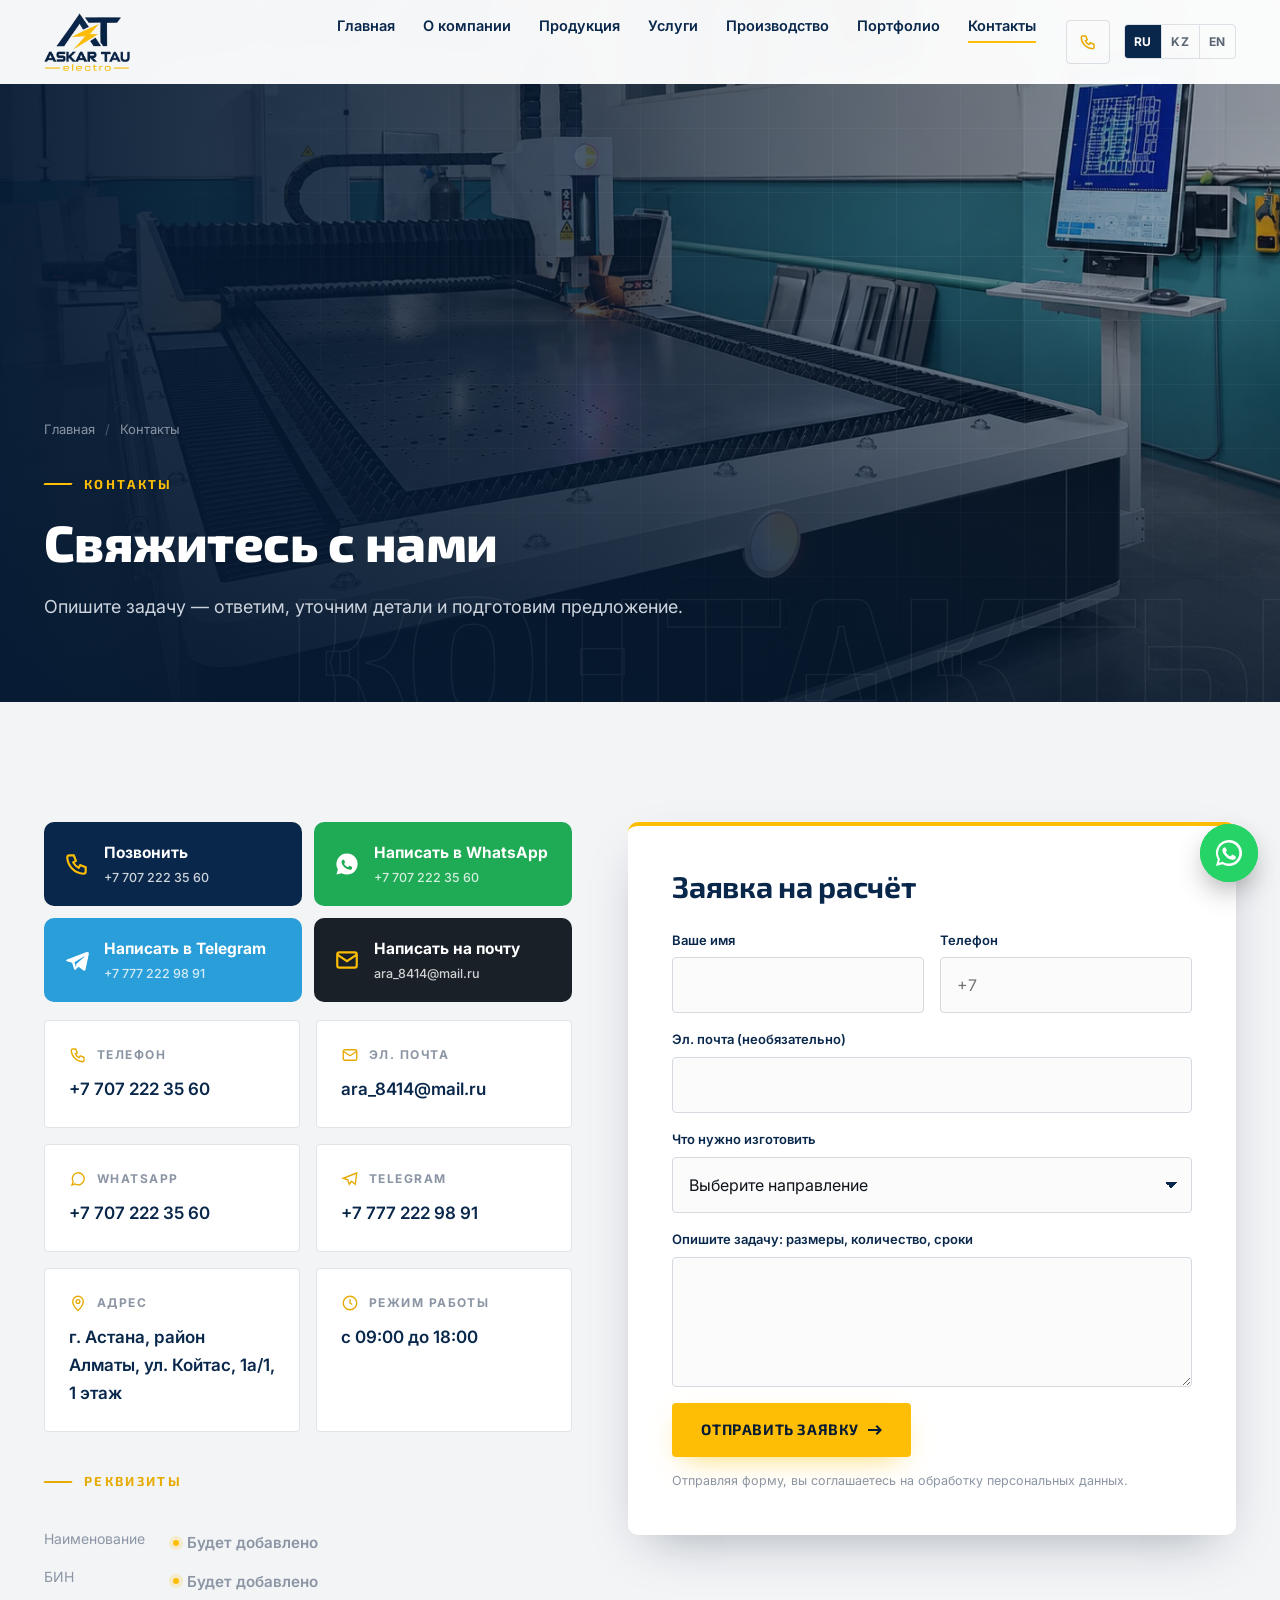
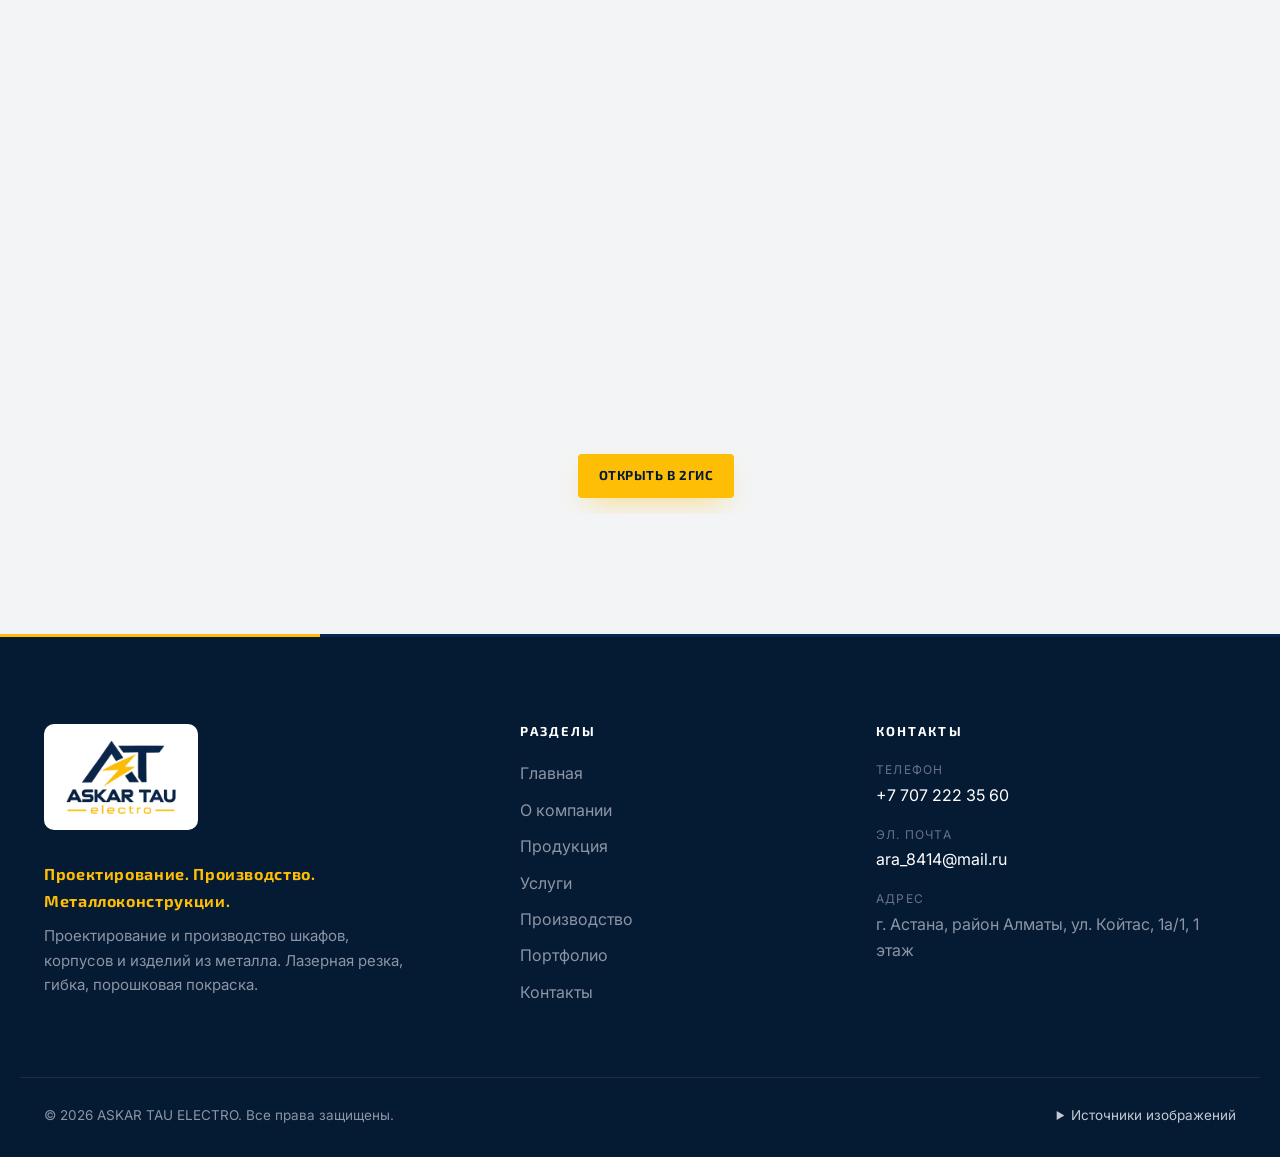
<file: contacts.html>
<!DOCTYPE html>
<html lang="ru">
<head>
  <meta charset="utf-8">
  <meta name="viewport" content="width=device-width, initial-scale=1, viewport-fit=cover">
  <meta name="format-detection" content="telephone=no">
  <meta name="apple-mobile-web-app-capable" content="yes">
  <meta name="mobile-web-app-capable" content="yes">
  <title>Контакты — ASKAR TAU ELECTRO</title>
  <meta name="description" content="ASKAR TAU ELECTRO: проектирование, изготовление и монтаж металлоконструкций — каркасы зданий, фермы, балки, промышленные конструкции и изделия по чертежам заказчика.">
  <meta name="theme-color" content="#09274b">
  <meta property="og:title" content="ASKAR TAU ELECTRO">
  <meta property="og:description" content="Проектирование. Производство. Металлоконструкции.">
  <meta property="og:image" content="assets/brand/logo-original.jpg">
  <link rel="icon" type="image/png" href="assets/brand/favicon.png">
  <link rel="apple-touch-icon" href="assets/brand/apple-touch-icon.png">
  <link rel="preconnect" href="https://fonts.googleapis.com">
  <link rel="preconnect" href="https://fonts.gstatic.com" crossorigin>
  <link rel="preconnect" href="https://images.unsplash.com">
  <link rel="stylesheet" href="https://fonts.googleapis.com/css2?family=Exo+2:wght@500;600;700;800&family=Inter:wght@400;500;600;700&display=swap">
  <link rel="stylesheet" href="assets/css/style.css?v=15">
  <link rel="stylesheet" href="assets/css/effects.css?v=15">
</head>
<body data-page="contacts">
<header id="site-header"></header>

<main>
  <section class="page-hero">
    <div class="media"><img data-img="shopLaser2" data-eager sizes="100vw" alt=""></div>
    <div class="container">
      <nav class="crumbs" aria-label="breadcrumb"><a href="index.html" data-i18n="nav.home"></a><span data-i18n="nav.contacts"></span></nav>
      <span class="eyebrow" data-i18n="ct.eyebrow"></span>
      <h1 data-i18n="ct.title"></h1>
      <p data-i18n="ct.lead"></p>
    </div>
  </section>

  <section class="section section--paper">
    <div class="container contact-grid">
      <div>
        <div class="quick-actions reveal" data-quick-actions></div>
        <div class="contact-cards">
          <div class="contact-card reveal">
            <div class="contact-card__label"><svg viewBox="0 0 24 24"><path d="M5 4h4l2 5-2.5 1.5a11 11 0 0 0 5 5L15 13l5 2v4a2 2 0 0 1-2 2A16 16 0 0 1 3 6a2 2 0 0 1 2-2"/></svg><span data-i18n="ct.phone"></span></div>
            <div class="contact-card__val" data-contact="phone"></div>
          </div>
          <div class="contact-card reveal reveal-d1">
            <div class="contact-card__label"><svg viewBox="0 0 24 24"><rect x="3" y="5" width="18" height="14" rx="2"/><path d="m3 7 9 6 9-6"/></svg><span data-i18n="ct.email"></span></div>
            <div class="contact-card__val" data-contact="email"></div>
          </div>
          <div class="contact-card reveal">
            <div class="contact-card__label"><svg viewBox="0 0 24 24"><path d="M4 20l1.5-4A8 8 0 1 1 8 18.5z"/></svg><span data-i18n="ct.whatsapp"></span></div>
            <div class="contact-card__val" data-contact="whatsapp"></div>
          </div>
          <div class="contact-card reveal reveal-d1">
            <div class="contact-card__label"><svg viewBox="0 0 24 24"><path d="m21 4-18 7 6 2 2 6 3-4 5 4z"/></svg><span data-i18n="ct.telegram"></span></div>
            <div class="contact-card__val" data-contact="telegram"></div>
          </div>
          <div class="contact-card reveal">
            <div class="contact-card__label"><svg viewBox="0 0 24 24"><path d="M12 22s7-6.5 7-12a7 7 0 0 0-14 0c0 5.5 7 12 7 12z"/><circle cx="12" cy="10" r="2.5"/></svg><span data-i18n="ct.address"></span></div>
            <div class="contact-card__val" data-contact="address"></div>
          </div>
          <div class="contact-card reveal reveal-d1">
            <div class="contact-card__label"><svg viewBox="0 0 24 24"><circle cx="12" cy="12" r="9"/><path d="M12 7v5l3 2"/></svg><span data-i18n="ct.hours"></span></div>
            <div class="contact-card__val" data-contact="hours"></div>
          </div>
        </div>

        <div class="legal reveal">
          <span class="eyebrow" data-i18n="ct.legal"></span>
          <dl>
            <dt data-i18n="ct.legal.name"></dt><dd data-contact="legalName"></dd>
            <dt data-i18n="ct.legal.bin"></dt><dd data-contact="bin"></dd>
          </dl>
          <div class="social" data-social style="margin-top:20px"></div>
        </div>
      </div>

      <form class="form reveal reveal-d1" id="form" data-request-form novalidate>
        <h2 data-i18n="ct.form.title"></h2>
        <div class="form__row">
          <div class="field"><label for="f-name" data-i18n="ct.f.name"></label><input id="f-name" name="name" autocomplete="name" required></div>
          <div class="field"><label for="f-phone" data-i18n="ct.f.phone"></label><input id="f-phone" name="phone" type="tel" autocomplete="tel" required placeholder="+7"></div>
        </div>
        <div class="field"><label for="f-email" data-i18n="ct.f.email"></label><input id="f-email" name="email" type="email" autocomplete="email"></div>
        <div class="field"><label for="f-type" data-i18n="ct.f.type"></label>
          <select id="f-type" name="type">
            <option value="" data-i18n="ct.f.opt0"></option>
            <option data-i18n="ct.f.opt1"></option><option data-i18n="ct.f.opt2"></option>
            <option data-i18n="ct.f.opt4"></option>
            <option data-i18n="ct.f.opt5"></option><option data-i18n="ct.f.opt6"></option>
            <option data-i18n="ct.f.opt7"></option><option data-i18n="ct.f.opt8"></option>
          </select>
        </div>
        <div class="field"><label for="f-msg" data-i18n="ct.f.msg"></label><textarea id="f-msg" name="message"></textarea></div>
        <button class="btn btn--primary" type="submit" data-i18n="cta.send"></button>
        <p class="form__agree" data-i18n="ct.f.agree"></p>
        <p class="form__msg" role="status" aria-live="polite"></p>
      </form>
    </div>

    <div class="container">
      <div class="map reveal" data-map>
        <div><svg viewBox="0 0 24 24"><path d="M12 22s7-6.5 7-12a7 7 0 0 0-14 0c0 5.5 7 12 7 12z"/><circle cx="12" cy="10" r="2.5"/></svg>
          <h3 data-i18n="ct.map"></h3><p data-i18n="ct.map.t"></p></div>
      </div>
    </div>
  </section>
</main>

<footer id="site-footer"></footer>

<script src="assets/js/config.js?v=15"></script>
<script src="assets/js/images.js?v=15"></script>
<script src="assets/js/i18n.js?v=15"></script>
<script src="assets/js/main.js?v=15"></script>
<script src="assets/js/effects.js?v=15"></script>
</body>
</html>
</file>
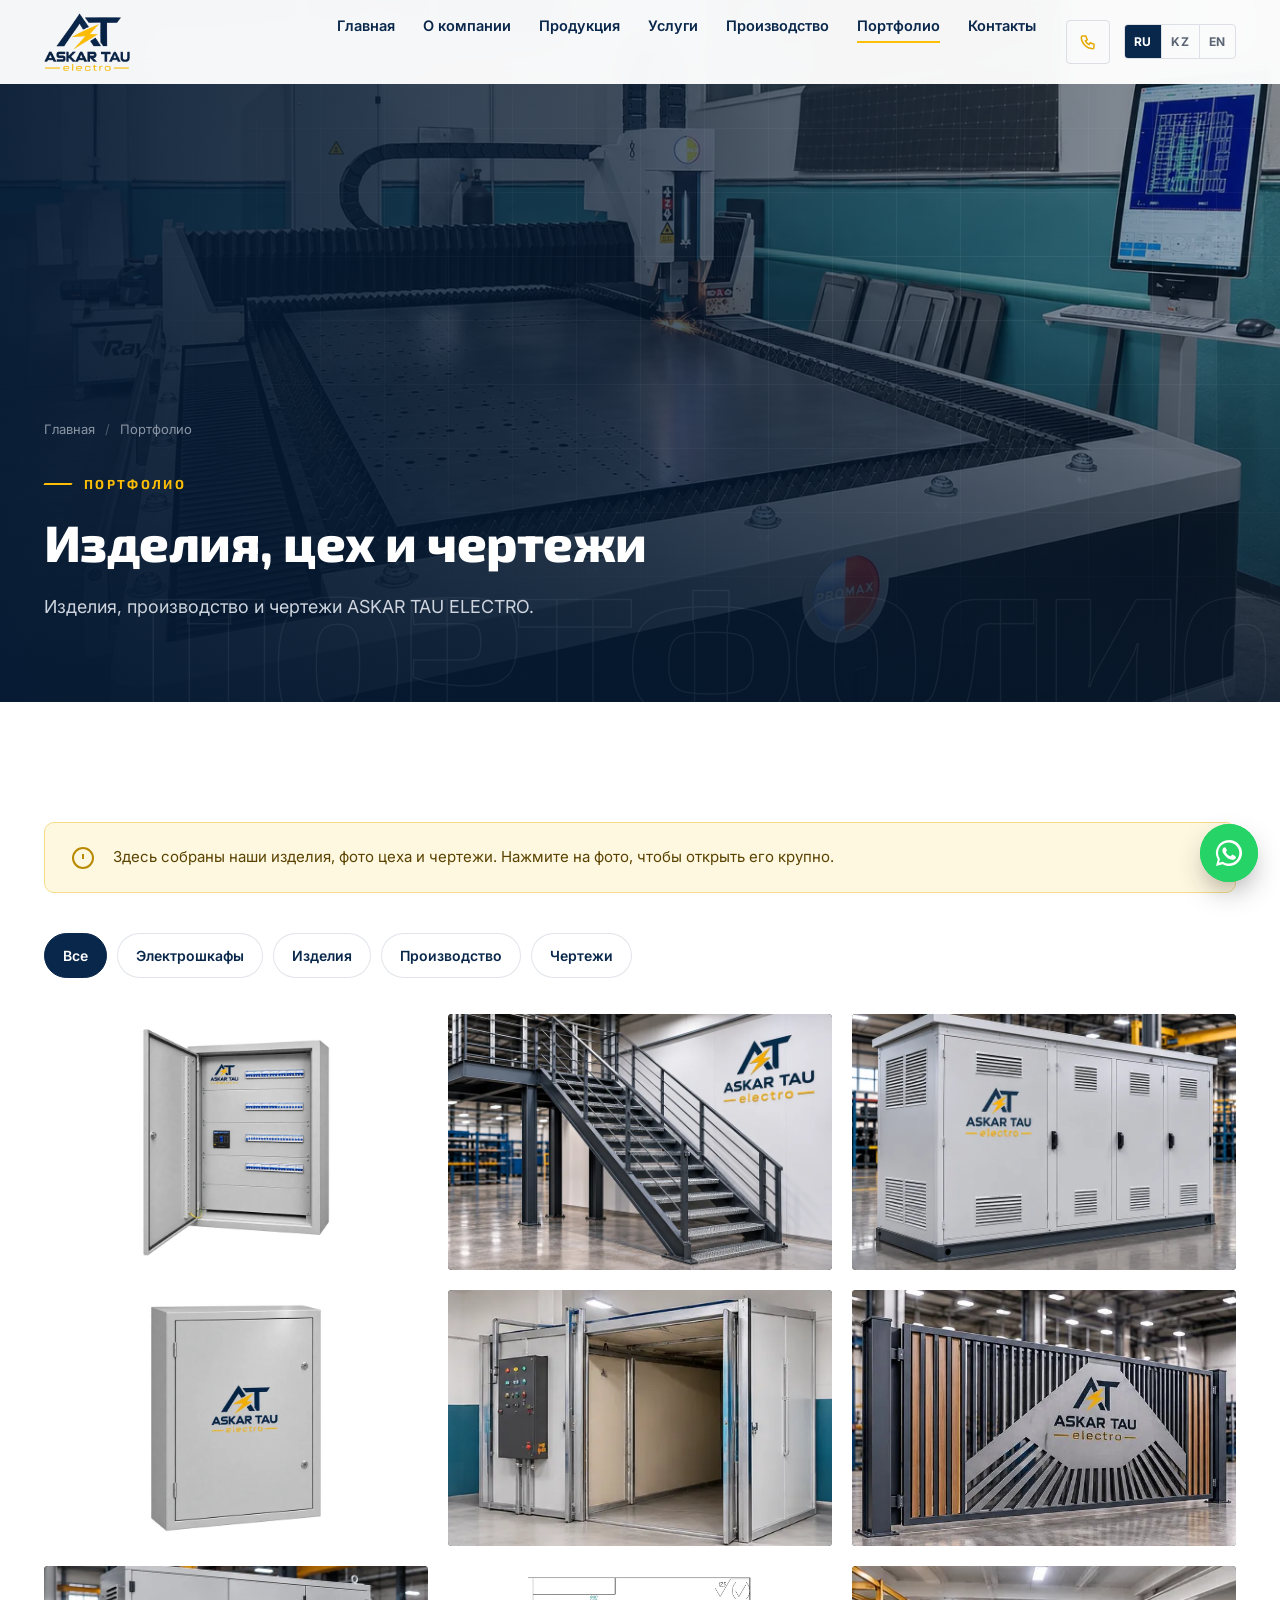
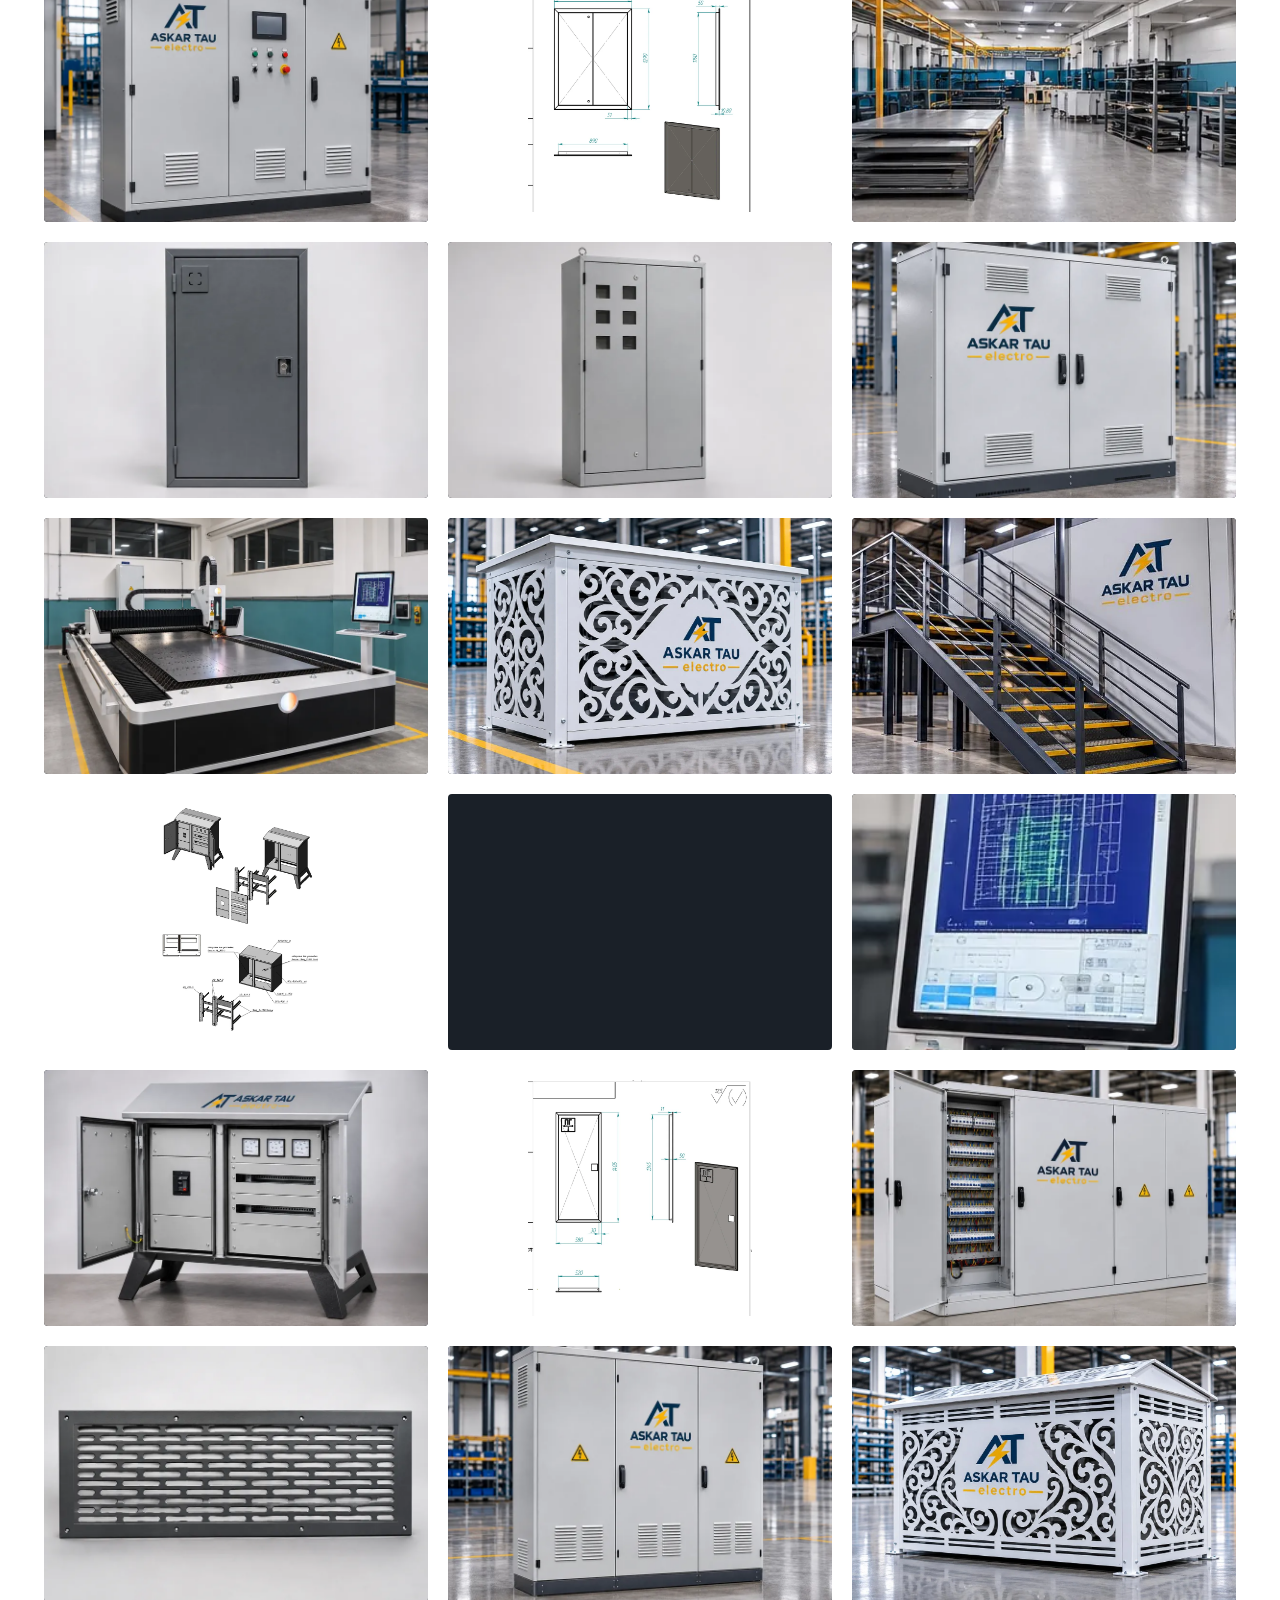
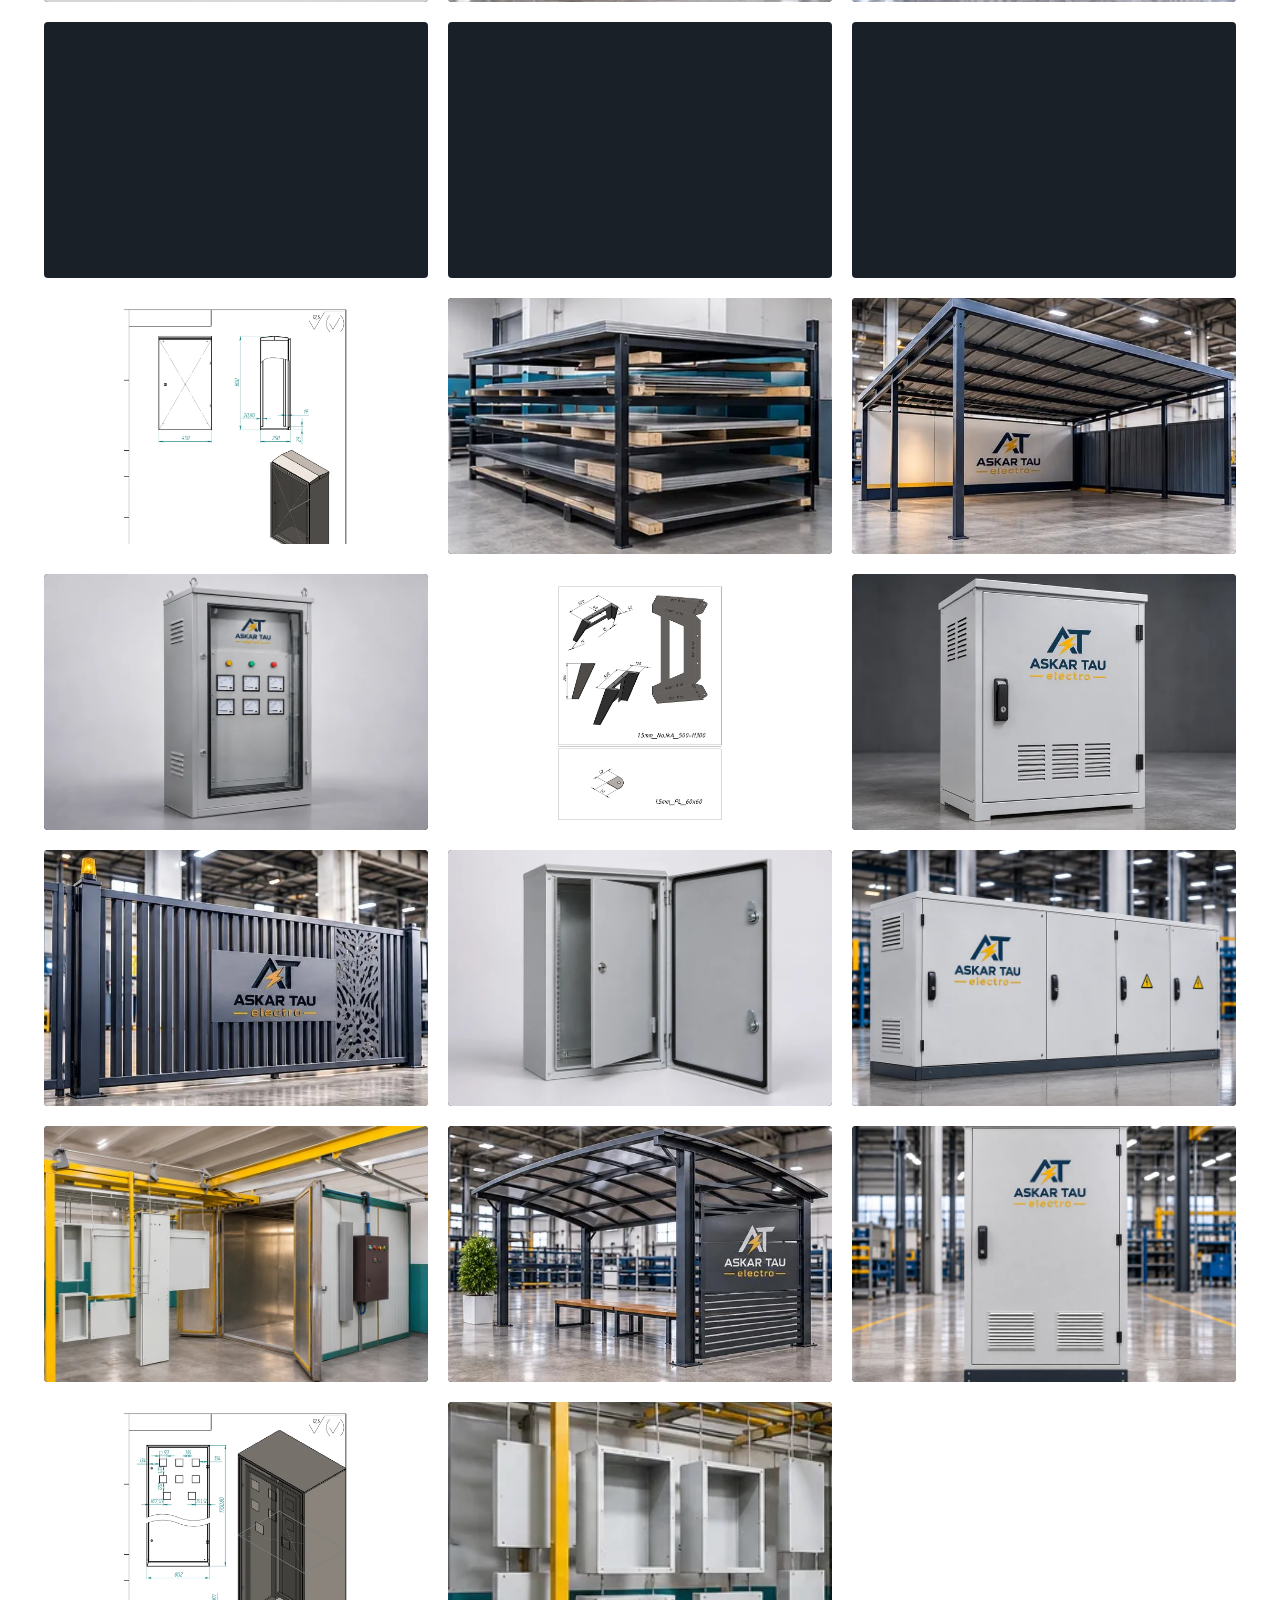
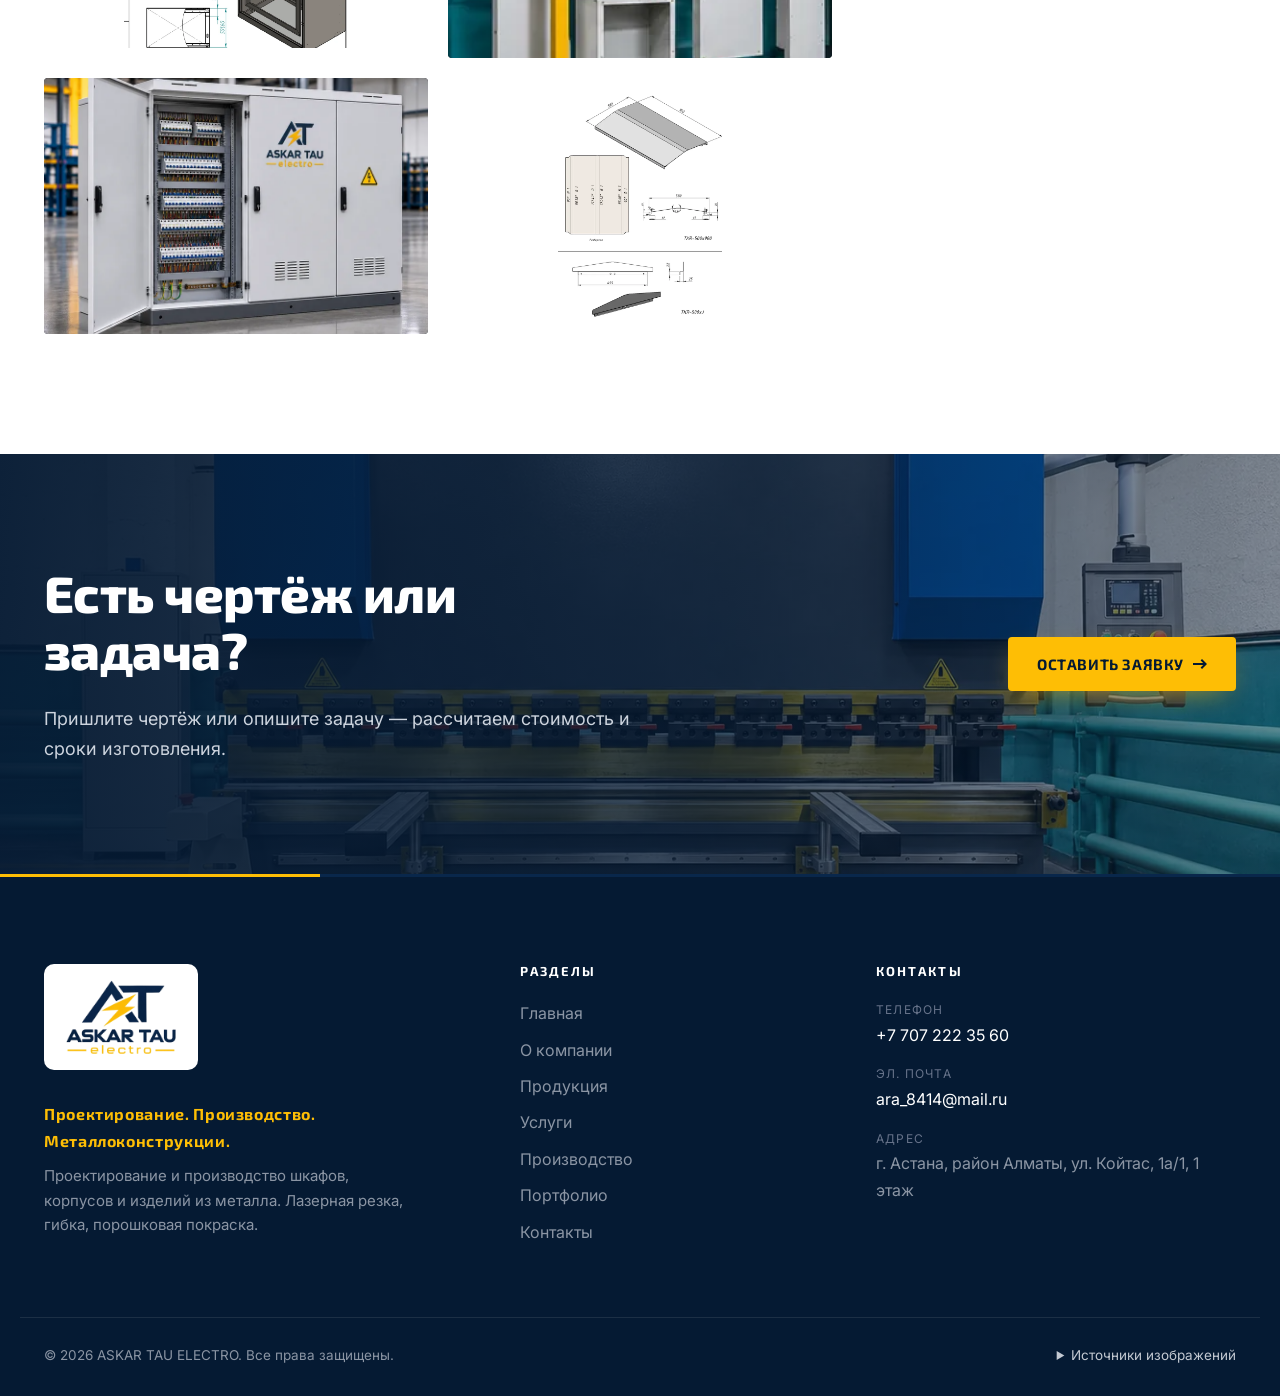
<file: portfolio.html>
<!DOCTYPE html>
<html lang="ru">
<head>
  <meta charset="utf-8">
  <meta name="viewport" content="width=device-width, initial-scale=1, viewport-fit=cover">
  <meta name="format-detection" content="telephone=no">
  <meta name="apple-mobile-web-app-capable" content="yes">
  <meta name="mobile-web-app-capable" content="yes">
  <title>Портфолио — ASKAR TAU ELECTRO</title>
  <meta name="description" content="ASKAR TAU ELECTRO: проектирование, изготовление и монтаж металлоконструкций — каркасы зданий, фермы, балки, промышленные конструкции и изделия по чертежам заказчика.">
  <meta name="theme-color" content="#09274b">
  <meta property="og:title" content="ASKAR TAU ELECTRO">
  <meta property="og:description" content="Проектирование. Производство. Металлоконструкции.">
  <meta property="og:image" content="assets/brand/logo-original.jpg">
  <link rel="icon" type="image/png" href="assets/brand/favicon.png">
  <link rel="apple-touch-icon" href="assets/brand/apple-touch-icon.png">
  <link rel="preconnect" href="https://fonts.googleapis.com">
  <link rel="preconnect" href="https://fonts.gstatic.com" crossorigin>
  <link rel="preconnect" href="https://images.unsplash.com">
  <link rel="stylesheet" href="https://fonts.googleapis.com/css2?family=Exo+2:wght@500;600;700;800&family=Inter:wght@400;500;600;700&display=swap">
  <link rel="stylesheet" href="assets/css/style.css?v=15">
  <link rel="stylesheet" href="assets/css/effects.css?v=15">
</head>
<body data-page="portfolio">
<header id="site-header"></header>

<main>
  <section class="page-hero">
    <div class="media"><img data-img="shopLaser3" data-eager sizes="100vw" alt=""></div>
    <div class="container">
      <nav class="crumbs" aria-label="breadcrumb"><a href="index.html" data-i18n="nav.home"></a><span data-i18n="nav.portfolio"></span></nav>
      <span class="eyebrow" data-i18n="pf.eyebrow"></span>
      <h1 data-i18n="pf.title"></h1>
      <p data-i18n="pf.lead"></p>
    </div>
  </section>

  <section class="section">
    <div class="container">
      <div class="notice" role="note">
        <svg viewBox="0 0 24 24"><circle cx="12" cy="12" r="10"/><path d="M12 8v5M12 16.5v.01"/></svg>
        <p data-i18n="pf.notice"></p>
      </div>
      <div class="filters" role="group">
        <button class="filter is-active" type="button" data-filter="all" aria-pressed="true" data-i18n="pf.all"></button>
        <button class="filter" type="button" data-filter="electro" aria-pressed="false" data-i18n="pf.electro"></button>
        <button class="filter" type="button" data-filter="items" aria-pressed="false" data-i18n="pf.items"></button>
        <button class="filter" type="button" data-filter="process" aria-pressed="false" data-i18n="pf.process"></button>
        <button class="filter" type="button" data-filter="drawings" aria-pressed="false" data-i18n="pf.drawings"></button>
      </div>
      <div class="masonry">
        <div class="tile" data-cat="electro" data-lightbox><div class="media media--paper"><img data-img="vrshOpen" data-max="1080" data-sizes="(max-width:680px) 100vw, (max-width:1080px) 50vw, 33vw" alt=""><span class="tile__cap" data-i18n="pf.electro"></span></div></div>
        <div class="tile" data-cat="electro" data-lightbox><div class="media media--paper"><img data-img="vrshClosed" data-max="1080" data-sizes="(max-width:680px) 100vw, (max-width:1080px) 50vw, 33vw" alt=""><span class="tile__cap" data-i18n="pf.electro"></span></div></div>
        <div class="tile" data-cat="electro" data-lightbox><div class="media"><img data-img="cabControl" data-max="1080" data-sizes="(max-width:680px) 100vw, (max-width:1080px) 50vw, 33vw" alt=""><span class="tile__cap" data-i18n="pf.electro"></span></div></div>
        <div class="tile" data-cat="items" data-lightbox><div class="media"><img data-img="pHatch" data-max="1080" data-sizes="(max-width:680px) 100vw, (max-width:1080px) 50vw, 33vw" alt=""><span class="tile__cap" data-i18n="pf.items"></span></div></div>
        <div class="tile" data-cat="process" data-lightbox><div class="media"><img data-img="shopLaser1" data-max="1080" data-sizes="(max-width:680px) 100vw, (max-width:1080px) 50vw, 33vw" alt=""><span class="tile__cap" data-i18n="pf.process"></span></div></div>
        <div class="tile" data-cat="drawings" data-lightbox><div class="media media--paper"><img data-img="dwVru12" data-max="1080" data-sizes="(max-width:680px) 100vw, (max-width:1080px) 50vw, 33vw" alt=""><span class="tile__cap" data-i18n="pf.drawings"></span></div></div>
        <div class="tile" data-cat="electro" data-lightbox><div class="media"><img data-img="pVruLegs" data-max="1080" data-sizes="(max-width:680px) 100vw, (max-width:1080px) 50vw, 33vw" alt=""><span class="tile__cap" data-i18n="pf.electro"></span></div></div>
        <div class="tile" data-cat="items" data-lightbox><div class="media"><img data-img="pVentGrille" data-max="1080" data-sizes="(max-width:680px) 100vw, (max-width:1080px) 50vw, 33vw" alt=""><span class="tile__cap" data-i18n="pf.items"></span></div></div>
        <div class="tile" data-cat="process" data-lightbox><div class="media"><img data-img="shopPress" data-max="1080" data-sizes="(max-width:680px) 100vw, (max-width:1080px) 50vw, 33vw" alt=""><span class="tile__cap" data-i18n="pf.process"></span></div></div>
        <div class="tile" data-cat="drawings" data-lightbox><div class="media media--paper"><img data-img="dwShmp" data-max="1080" data-sizes="(max-width:680px) 100vw, (max-width:1080px) 50vw, 33vw" alt=""><span class="tile__cap" data-i18n="pf.drawings"></span></div></div>
        <div class="tile" data-cat="electro" data-lightbox><div class="media"><img data-img="pCabGlass" data-max="1080" data-sizes="(max-width:680px) 100vw, (max-width:1080px) 50vw, 33vw" alt=""><span class="tile__cap" data-i18n="pf.electro"></span></div></div>
        <div class="tile" data-cat="items" data-lightbox><div class="media"><img data-img="pGateLaser" data-max="1080" data-sizes="(max-width:680px) 100vw, (max-width:1080px) 50vw, 33vw" alt=""><span class="tile__cap" data-i18n="pf.items"></span></div></div>
        <div class="tile" data-cat="process" data-lightbox><div class="media"><img data-img="shopPowder" data-max="1080" data-sizes="(max-width:680px) 100vw, (max-width:1080px) 50vw, 33vw" alt=""><span class="tile__cap" data-i18n="pf.process"></span></div></div>
        <div class="tile" data-cat="drawings" data-lightbox><div class="media media--paper"><img data-img="dwVruAmp" data-max="1080" data-sizes="(max-width:680px) 100vw, (max-width:1080px) 50vw, 33vw" alt=""><span class="tile__cap" data-i18n="pf.drawings"></span></div></div>
        <div class="tile" data-cat="electro" data-lightbox><div class="media"><img data-img="cabOpen4" data-max="1080" data-sizes="(max-width:680px) 100vw, (max-width:1080px) 50vw, 33vw" alt=""><span class="tile__cap" data-i18n="pf.electro"></span></div></div>
        <div class="tile" data-cat="items" data-lightbox><div class="media"><img data-img="pStairsPlatform" data-max="1080" data-sizes="(max-width:680px) 100vw, (max-width:1080px) 50vw, 33vw" alt=""><span class="tile__cap" data-i18n="pf.items"></span></div></div>
        <div class="tile" data-cat="process" data-lightbox><div class="media"><img data-img="shopOven" data-max="1080" data-sizes="(max-width:680px) 100vw, (max-width:1080px) 50vw, 33vw" alt=""><span class="tile__cap" data-i18n="pf.process"></span></div></div>
        <div class="tile" data-cat="drawings" data-lightbox><div class="media media--paper"><img data-img="dwHatch2" data-max="1080" data-sizes="(max-width:680px) 100vw, (max-width:1080px) 50vw, 33vw" alt=""><span class="tile__cap" data-i18n="pf.drawings"></span></div></div>
        <div class="tile" data-cat="electro" data-lightbox><div class="media"><img data-img="pCabMeters" data-max="1080" data-sizes="(max-width:680px) 100vw, (max-width:1080px) 50vw, 33vw" alt=""><span class="tile__cap" data-i18n="pf.electro"></span></div></div>
        <div class="tile" data-cat="items" data-lightbox><div class="media"><img data-img="pAcOrnament" data-max="1080" data-sizes="(max-width:680px) 100vw, (max-width:1080px) 50vw, 33vw" alt=""><span class="tile__cap" data-i18n="pf.items"></span></div></div>
        <div class="tile" data-cat="process" data-lightbox><div class="media"><img data-img="shopLaser3" data-max="1080" data-sizes="(max-width:680px) 100vw, (max-width:1080px) 50vw, 33vw" alt=""><span class="tile__cap" data-i18n="pf.process"></span></div></div>
        <div class="tile" data-cat="drawings" data-lightbox><div class="media media--paper"><img data-img="dwHatchFire" data-max="1080" data-sizes="(max-width:680px) 100vw, (max-width:1080px) 50vw, 33vw" alt=""><span class="tile__cap" data-i18n="pf.drawings"></span></div></div>
        <div class="tile" data-cat="electro" data-lightbox><div class="media"><img data-img="cab3door" data-max="1080" data-sizes="(max-width:680px) 100vw, (max-width:1080px) 50vw, 33vw" alt=""><span class="tile__cap" data-i18n="pf.electro"></span></div></div>
        <div class="tile" data-cat="items" data-lightbox><div class="media"><img data-img="pUrban" data-max="1080" data-sizes="(max-width:680px) 100vw, (max-width:1080px) 50vw, 33vw" alt=""><span class="tile__cap" data-i18n="pf.items"></span></div></div>
        <div class="tile" data-cat="process" data-lightbox><div class="media"><img data-img="shopStock2" data-max="1080" data-sizes="(max-width:680px) 100vw, (max-width:1080px) 50vw, 33vw" alt=""><span class="tile__cap" data-i18n="pf.process"></span></div></div>
        <div class="tile" data-cat="drawings" data-lightbox><div class="media media--paper"><img data-img="dwLeg" data-max="1080" data-sizes="(max-width:680px) 100vw, (max-width:1080px) 50vw, 33vw" alt=""><span class="tile__cap" data-i18n="pf.drawings"></span></div></div>
        <div class="tile" data-cat="electro" data-lightbox><div class="media"><img data-img="pEnclosureInner" data-max="1080" data-sizes="(max-width:680px) 100vw, (max-width:1080px) 50vw, 33vw" alt=""><span class="tile__cap" data-i18n="pf.electro"></span></div></div>
        <div class="tile" data-cat="items" data-lightbox><div class="media"><img data-img="pCanopyArch" data-max="1080" data-sizes="(max-width:680px) 100vw, (max-width:1080px) 50vw, 33vw" alt=""><span class="tile__cap" data-i18n="pf.items"></span></div></div>
        <div class="tile" data-cat="process" data-lightbox><div class="media"><img data-img="shopPaintBoxes" data-max="1080" data-sizes="(max-width:680px) 100vw, (max-width:1080px) 50vw, 33vw" alt=""><span class="tile__cap" data-i18n="pf.process"></span></div></div>
        <div class="tile" data-cat="drawings" data-lightbox><div class="media media--paper"><img data-img="dwRoof" data-max="1080" data-sizes="(max-width:680px) 100vw, (max-width:1080px) 50vw, 33vw" alt=""><span class="tile__cap" data-i18n="pf.drawings"></span></div></div>
        <div class="tile" data-cat="electro" data-lightbox><div class="media"><img data-img="cabEnclosure" data-max="1080" data-sizes="(max-width:680px) 100vw, (max-width:1080px) 50vw, 33vw" alt=""><span class="tile__cap" data-i18n="pf.electro"></span></div></div>
        <div class="tile" data-cat="items" data-lightbox><div class="media"><img data-img="pGateWood" data-max="1080" data-sizes="(max-width:680px) 100vw, (max-width:1080px) 50vw, 33vw" alt=""><span class="tile__cap" data-i18n="pf.items"></span></div></div>
        <div class="tile" data-cat="process" data-lightbox><div class="media"><img data-img="shopHall" data-max="1080" data-sizes="(max-width:680px) 100vw, (max-width:1080px) 50vw, 33vw" alt=""><span class="tile__cap" data-i18n="pf.process"></span></div></div>
        <div class="tile" data-cat="electro" data-lightbox><div class="media"><img data-img="cab2door" data-max="1080" data-sizes="(max-width:680px) 100vw, (max-width:1080px) 50vw, 33vw" alt=""><span class="tile__cap" data-i18n="pf.electro"></span></div></div>
        <div class="tile" data-cat="items" data-lightbox><div class="media"><img data-img="pStairsYellow" data-max="1080" data-sizes="(max-width:680px) 100vw, (max-width:1080px) 50vw, 33vw" alt=""><span class="tile__cap" data-i18n="pf.items"></span></div></div>
        <div class="tile" data-cat="process" data-lightbox><div class="media"><img data-img="shopCnc" data-max="1080" data-sizes="(max-width:680px) 100vw, (max-width:1080px) 50vw, 33vw" alt=""><span class="tile__cap" data-i18n="pf.process"></span></div></div>
        <div class="tile" data-cat="electro" data-lightbox><div class="media"><img data-img="cabOpen3" data-max="1080" data-sizes="(max-width:680px) 100vw, (max-width:1080px) 50vw, 33vw" alt=""><span class="tile__cap" data-i18n="pf.electro"></span></div></div>
        <div class="tile" data-cat="items" data-lightbox><div class="media"><img data-img="pAcRoof" data-max="1080" data-sizes="(max-width:680px) 100vw, (max-width:1080px) 50vw, 33vw" alt=""><span class="tile__cap" data-i18n="pf.items"></span></div></div>
        <div class="tile" data-cat="electro" data-lightbox><div class="media"><img data-img="cabWall" data-max="1080" data-sizes="(max-width:680px) 100vw, (max-width:1080px) 50vw, 33vw" alt=""><span class="tile__cap" data-i18n="pf.electro"></span></div></div>
        <div class="tile" data-cat="items" data-lightbox><div class="media"><img data-img="pCanopyFlat" data-max="1080" data-sizes="(max-width:680px) 100vw, (max-width:1080px) 50vw, 33vw" alt=""><span class="tile__cap" data-i18n="pf.items"></span></div></div>
        <div class="tile" data-cat="electro" data-lightbox><div class="media"><img data-img="cabOutdoor" data-max="1080" data-sizes="(max-width:680px) 100vw, (max-width:1080px) 50vw, 33vw" alt=""><span class="tile__cap" data-i18n="pf.electro"></span></div></div>
        <div class="tile" data-cat="electro" data-lightbox><div class="media"><img data-img="cabLong" data-max="1080" data-sizes="(max-width:680px) 100vw, (max-width:1080px) 50vw, 33vw" alt=""><span class="tile__cap" data-i18n="pf.electro"></span></div></div>
        <div class="tile" data-cat="electro" data-lightbox><div class="media"><img data-img="cabSingle" data-max="1080" data-sizes="(max-width:680px) 100vw, (max-width:1080px) 50vw, 33vw" alt=""><span class="tile__cap" data-i18n="pf.electro"></span></div></div>
      </div>
    </div>
  </section>

  <section class="cta">
    <div class="media"><img data-img="shopPress" data-sizes="100vw" alt=""></div>
    <div class="container cta__inner">
      <div><h2 class="reveal" data-i18n="home.cta.title"></h2><p class="reveal reveal-d1" data-i18n="home.cta.text"></p></div>
      <div class="cta__actions reveal reveal-d2"><a href="contacts.html#form" class="btn btn--primary" data-i18n="cta.request"></a></div>
    </div>
  </section>
</main>

<footer id="site-footer"></footer>

<script src="assets/js/config.js?v=15"></script>
<script src="assets/js/images.js?v=15"></script>
<script src="assets/js/i18n.js?v=15"></script>
<script src="assets/js/main.js?v=15"></script>
<script src="assets/js/effects.js?v=15"></script>
</body>
</html>
</file>
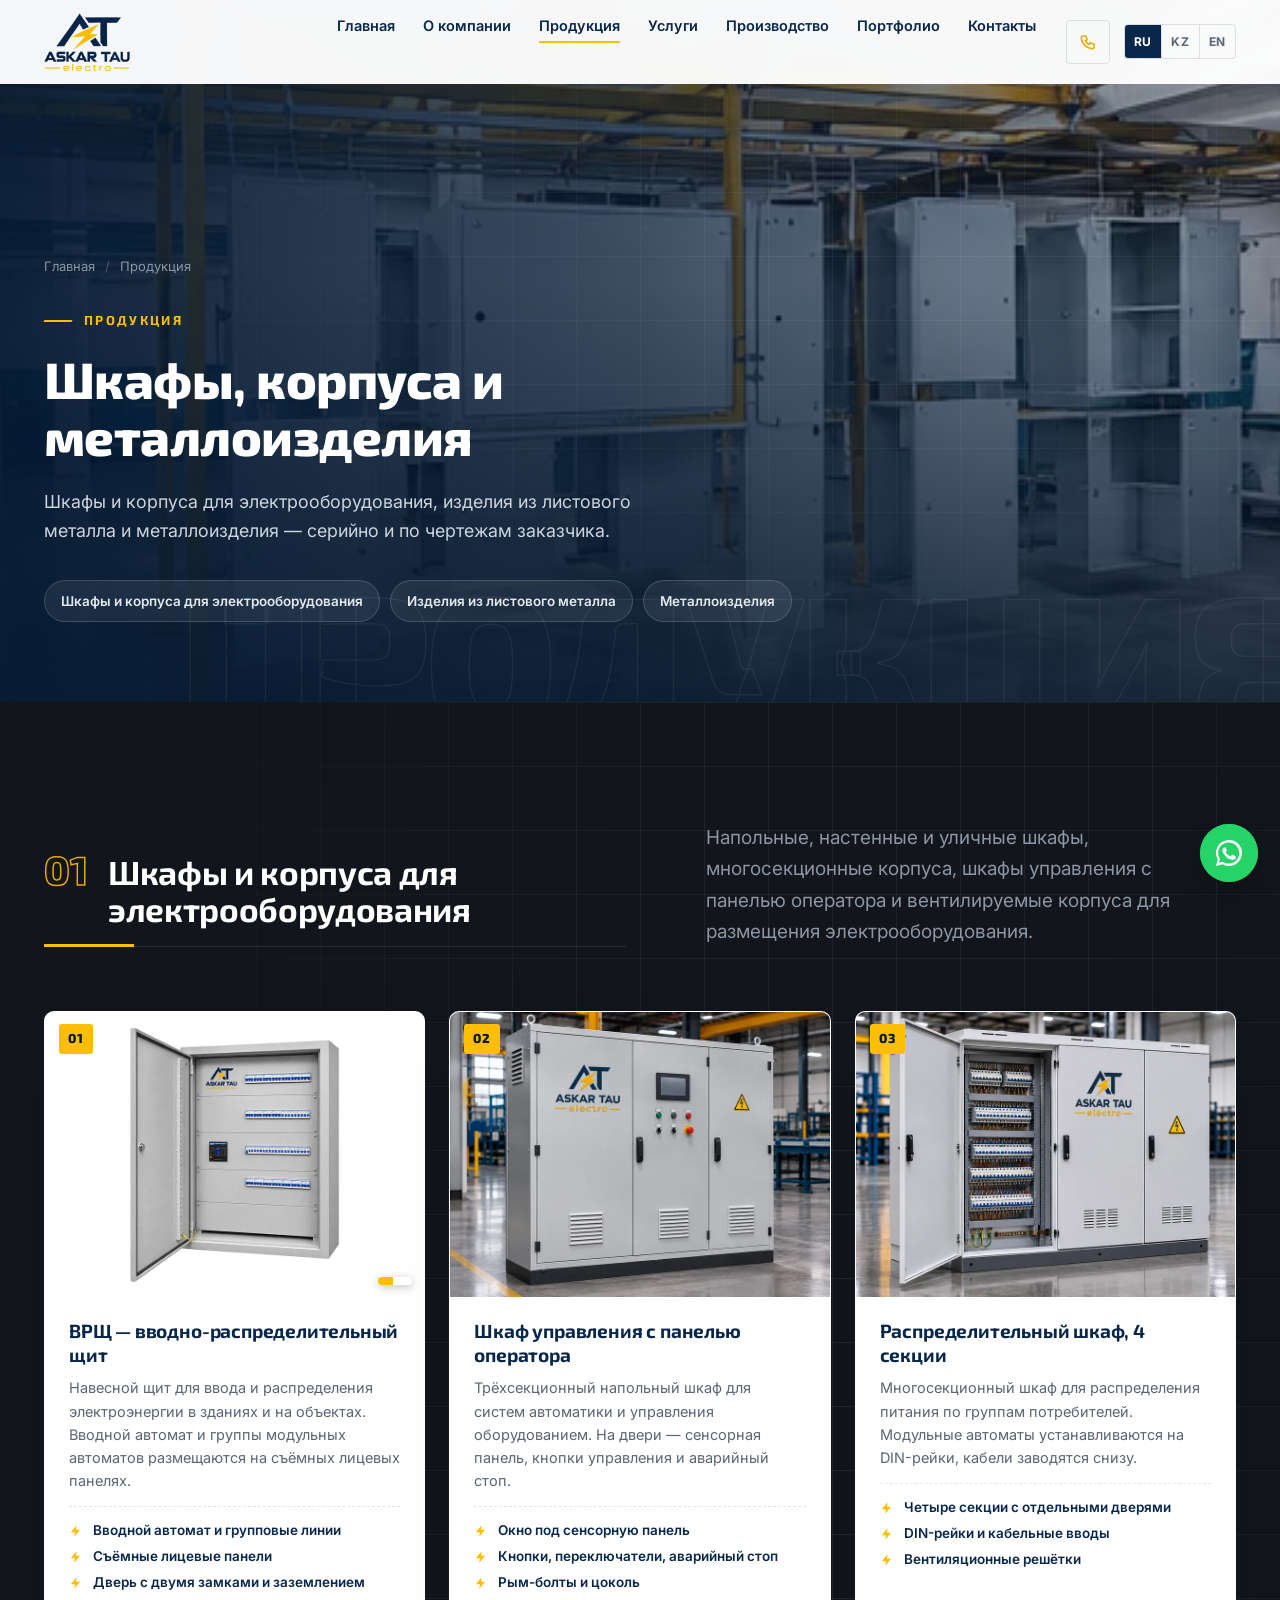
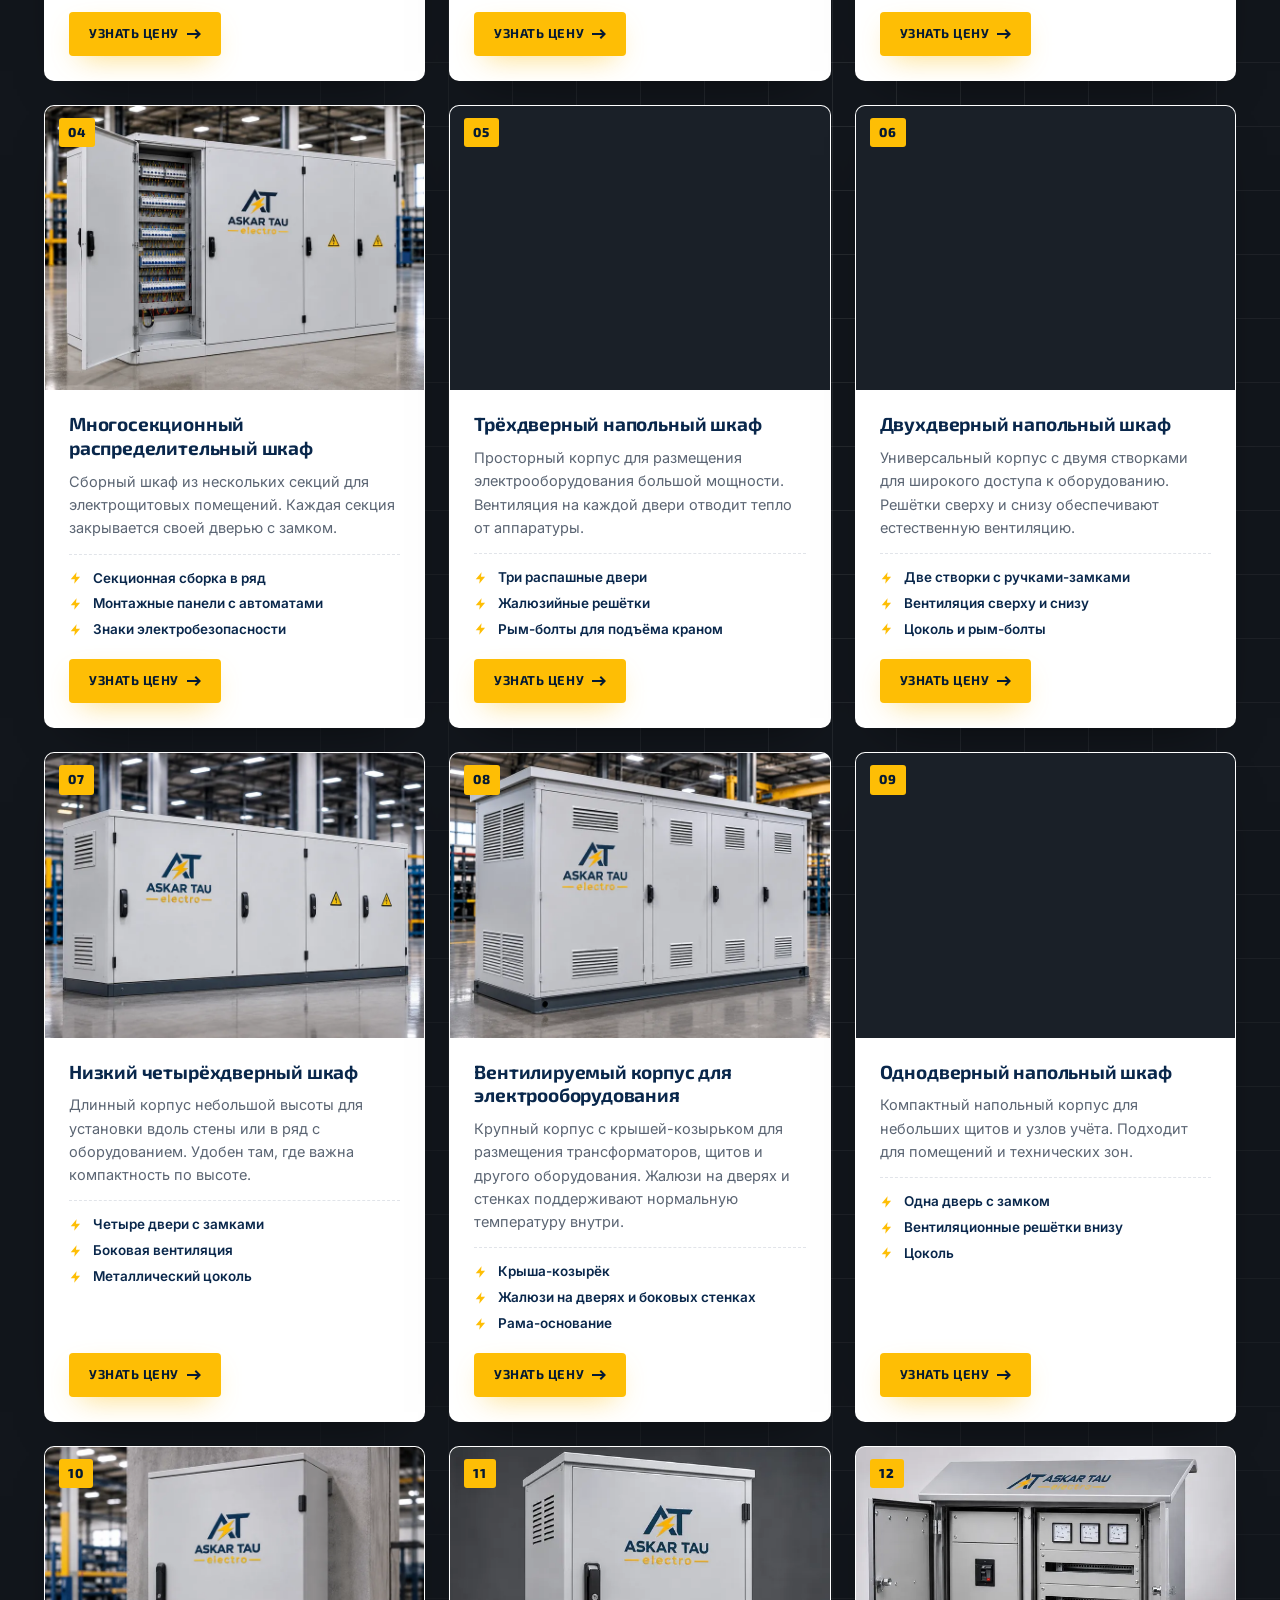
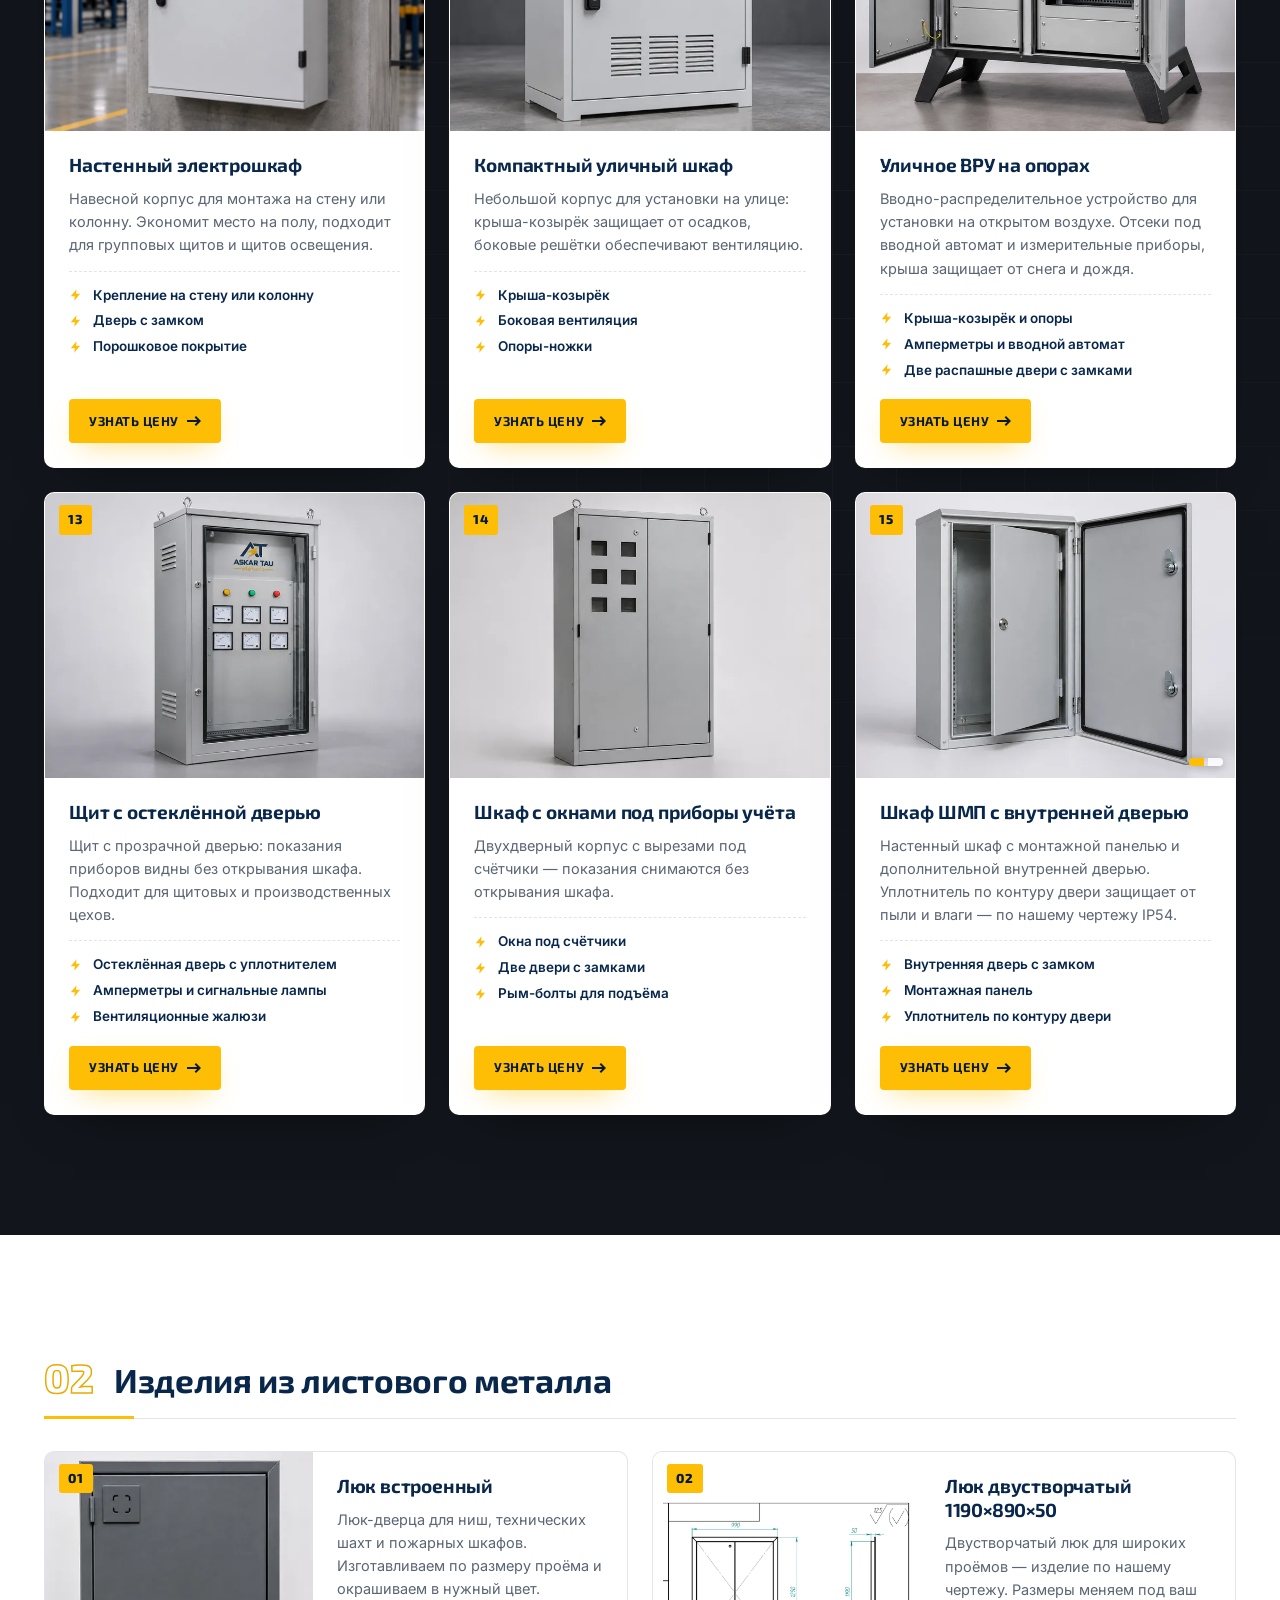
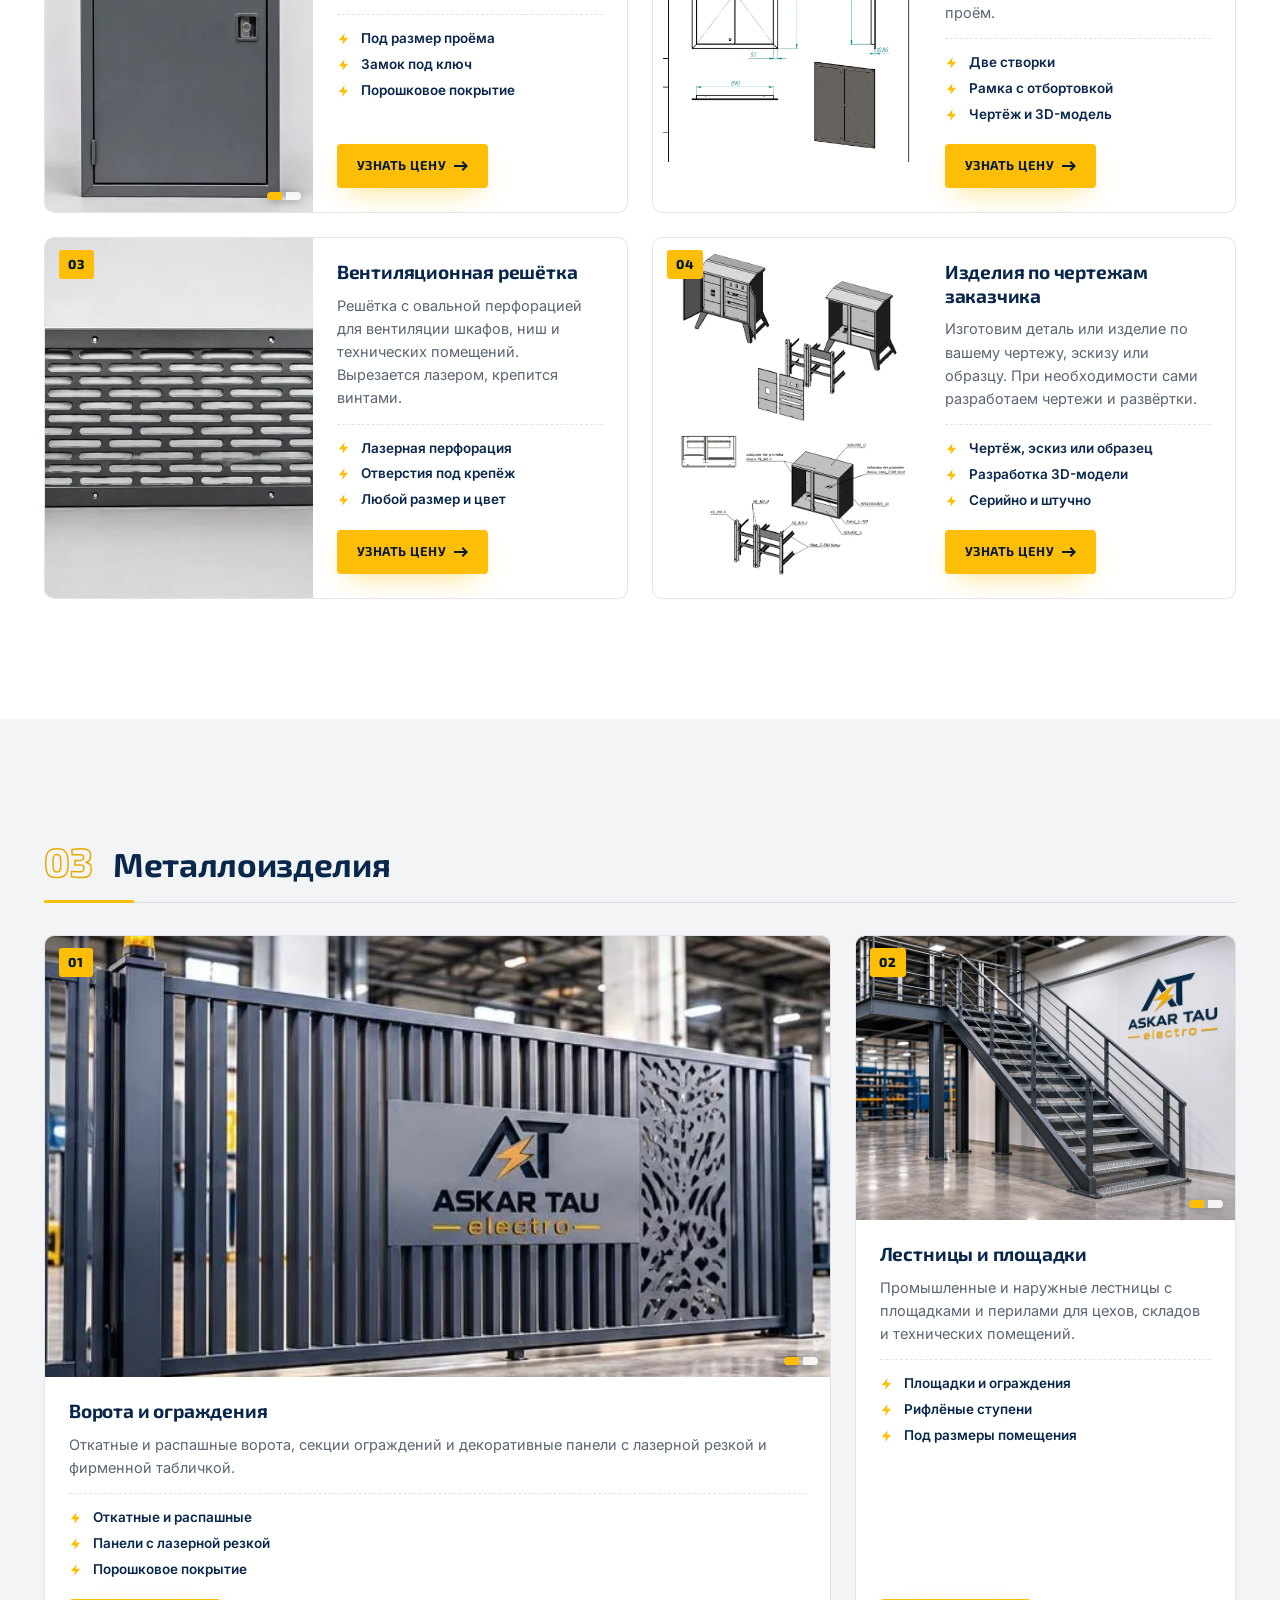
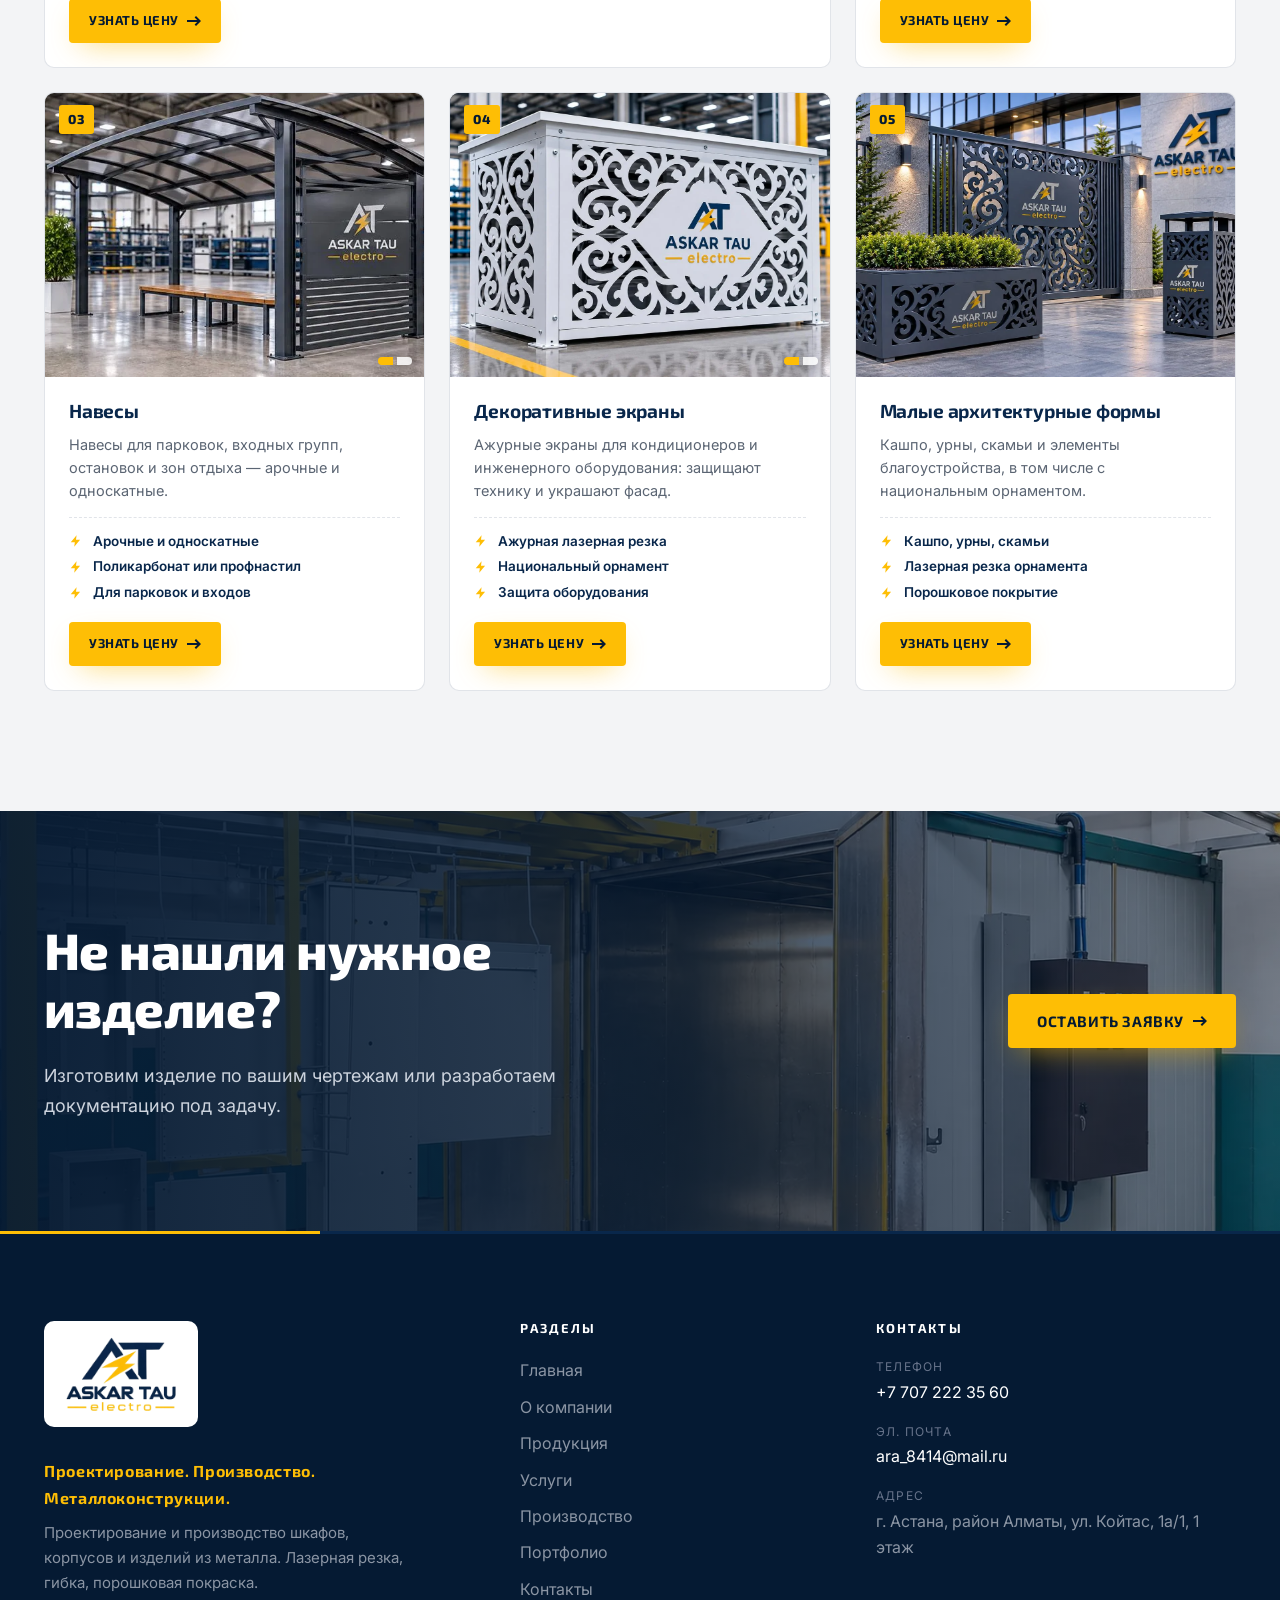
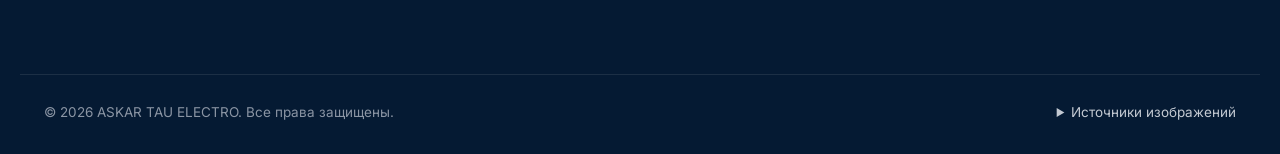
<file: products.html>
<!DOCTYPE html>
<html lang="ru">
<head>
  <meta charset="utf-8">
  <meta name="viewport" content="width=device-width, initial-scale=1, viewport-fit=cover">
  <meta name="format-detection" content="telephone=no">
  <meta name="apple-mobile-web-app-capable" content="yes">
  <meta name="mobile-web-app-capable" content="yes">
  <title>Продукция — ASKAR TAU ELECTRO</title>
  <meta name="description" content="ASKAR TAU ELECTRO: проектирование, изготовление и монтаж металлоконструкций — каркасы зданий, фермы, балки, промышленные конструкции и изделия по чертежам заказчика.">
  <meta name="theme-color" content="#09274b">
  <meta property="og:title" content="ASKAR TAU ELECTRO">
  <meta property="og:description" content="Проектирование. Производство. Металлоконструкции.">
  <meta property="og:image" content="assets/brand/logo-original.jpg">
  <link rel="icon" type="image/png" href="assets/brand/favicon.png">
  <link rel="apple-touch-icon" href="assets/brand/apple-touch-icon.png">
  <link rel="preconnect" href="https://fonts.googleapis.com">
  <link rel="preconnect" href="https://fonts.gstatic.com" crossorigin>
  <link rel="preconnect" href="https://images.unsplash.com">
  <link rel="stylesheet" href="https://fonts.googleapis.com/css2?family=Exo+2:wght@500;600;700;800&family=Inter:wght@400;500;600;700&display=swap">
  <link rel="stylesheet" href="assets/css/style.css?v=15">
  <link rel="stylesheet" href="assets/css/effects.css?v=15">
</head>
<body data-page="products">
<header id="site-header"></header>

<main>
  <section class="page-hero">
    <div class="media"><img data-img="shopPaintHangers" data-eager sizes="100vw" alt=""></div>
    <div class="container">
      <nav class="crumbs" aria-label="breadcrumb"><a href="index.html" data-i18n="nav.home"></a><span data-i18n="nav.products"></span></nav>
      <span class="eyebrow" data-i18n="prod.eyebrow"></span>
      <h1 data-i18n="prod.title"></h1>
      <p data-i18n="prod.lead"></p>
      <nav class="page-hero__chips" aria-label="sections"><a href="#electro" data-i18n="prod.g3"></a><a href="#sheet" data-i18n="prod.g4"></a><a href="#metal" data-i18n="prod.g2"></a></nav>
    </div>
  </section>

  <!-- ============ 01 ШКАФЫ И КОРПУСА ============ -->
  <section class="section section--dark grid-bg" id="electro">
    <div class="container">
      <div class="section-head">
        <div><h2 class="group-title group-title--dark reveal"><span>01</span><b data-i18n="prod.g3"></b></h2></div>
        <p class="lead reveal reveal-d1" data-i18n="prod.g3.t"></p>
      </div>
      <div class="pgrid">
        <article class="pcard reveal" id="vrsh">
          <div class="pcard__media has-alt" data-lightbox>
            <div class="media media--paper"><img data-img="vrshOpen" data-sizes="(max-width:680px) 100vw, (max-width:1080px) 50vw, 33vw" alt=""></div><div class="media pcard__alt media--paper"><img data-img="vrshClosed" data-sizes="(max-width:680px) 100vw, (max-width:1080px) 50vw, 33vw" alt=""></div>
            <span class="pcard__num">01</span>
          </div>
          <div class="pcard__body">
            <h3 data-i18n="pc.vrsh.n"></h3>
            <p data-i18n="pc.vrsh.d"></p>
            <ul class="pcard__list" data-i18n-list="pc.vrsh.f"></ul>
            <button type="button" class="btn btn--primary btn--sm pcard__ask" data-ask="pc.vrsh.n"><span data-i18n="pc.ask"></span></button>
          </div>
        </article>
        <article class="pcard reveal" id="control">
          <div class="pcard__media" data-lightbox>
            <div class="media"><img data-img="cabControl" data-sizes="(max-width:680px) 100vw, (max-width:1080px) 50vw, 33vw" alt=""></div>
            <span class="pcard__num">02</span>
          </div>
          <div class="pcard__body">
            <h3 data-i18n="pc.control.n"></h3>
            <p data-i18n="pc.control.d"></p>
            <ul class="pcard__list" data-i18n-list="pc.control.f"></ul>
            <button type="button" class="btn btn--primary btn--sm pcard__ask" data-ask="pc.control.n"><span data-i18n="pc.ask"></span></button>
          </div>
        </article>
        <article class="pcard reveal" id="dist4">
          <div class="pcard__media" data-lightbox>
            <div class="media"><img data-img="cabOpen4" data-sizes="(max-width:680px) 100vw, (max-width:1080px) 50vw, 33vw" alt=""></div>
            <span class="pcard__num">03</span>
          </div>
          <div class="pcard__body">
            <h3 data-i18n="pc.dist4.n"></h3>
            <p data-i18n="pc.dist4.d"></p>
            <ul class="pcard__list" data-i18n-list="pc.dist4.f"></ul>
            <button type="button" class="btn btn--primary btn--sm pcard__ask" data-ask="pc.dist4.n"><span data-i18n="pc.ask"></span></button>
          </div>
        </article>
        <article class="pcard reveal" id="dist3">
          <div class="pcard__media" data-lightbox>
            <div class="media"><img data-img="cabOpen3" data-sizes="(max-width:680px) 100vw, (max-width:1080px) 50vw, 33vw" alt=""></div>
            <span class="pcard__num">04</span>
          </div>
          <div class="pcard__body">
            <h3 data-i18n="pc.dist3.n"></h3>
            <p data-i18n="pc.dist3.d"></p>
            <ul class="pcard__list" data-i18n-list="pc.dist3.f"></ul>
            <button type="button" class="btn btn--primary btn--sm pcard__ask" data-ask="pc.dist3.n"><span data-i18n="pc.ask"></span></button>
          </div>
        </article>
        <article class="pcard reveal" id="cab3">
          <div class="pcard__media" data-lightbox>
            <div class="media"><img data-img="cab3door" data-sizes="(max-width:680px) 100vw, (max-width:1080px) 50vw, 33vw" alt=""></div>
            <span class="pcard__num">05</span>
          </div>
          <div class="pcard__body">
            <h3 data-i18n="pc.cab3.n"></h3>
            <p data-i18n="pc.cab3.d"></p>
            <ul class="pcard__list" data-i18n-list="pc.cab3.f"></ul>
            <button type="button" class="btn btn--primary btn--sm pcard__ask" data-ask="pc.cab3.n"><span data-i18n="pc.ask"></span></button>
          </div>
        </article>
        <article class="pcard reveal" id="cab2">
          <div class="pcard__media" data-lightbox>
            <div class="media"><img data-img="cab2door" data-sizes="(max-width:680px) 100vw, (max-width:1080px) 50vw, 33vw" alt=""></div>
            <span class="pcard__num">06</span>
          </div>
          <div class="pcard__body">
            <h3 data-i18n="pc.cab2.n"></h3>
            <p data-i18n="pc.cab2.d"></p>
            <ul class="pcard__list" data-i18n-list="pc.cab2.f"></ul>
            <button type="button" class="btn btn--primary btn--sm pcard__ask" data-ask="pc.cab2.n"><span data-i18n="pc.ask"></span></button>
          </div>
        </article>
        <article class="pcard reveal" id="long">
          <div class="pcard__media" data-lightbox>
            <div class="media"><img data-img="cabLong" data-sizes="(max-width:680px) 100vw, (max-width:1080px) 50vw, 33vw" alt=""></div>
            <span class="pcard__num">07</span>
          </div>
          <div class="pcard__body">
            <h3 data-i18n="pc.long.n"></h3>
            <p data-i18n="pc.long.d"></p>
            <ul class="pcard__list" data-i18n-list="pc.long.f"></ul>
            <button type="button" class="btn btn--primary btn--sm pcard__ask" data-ask="pc.long.n"><span data-i18n="pc.ask"></span></button>
          </div>
        </article>
        <article class="pcard reveal" id="enclosure">
          <div class="pcard__media" data-lightbox>
            <div class="media"><img data-img="cabEnclosure" data-sizes="(max-width:680px) 100vw, (max-width:1080px) 50vw, 33vw" alt=""></div>
            <span class="pcard__num">08</span>
          </div>
          <div class="pcard__body">
            <h3 data-i18n="pc.enclosure.n"></h3>
            <p data-i18n="pc.enclosure.d"></p>
            <ul class="pcard__list" data-i18n-list="pc.enclosure.f"></ul>
            <button type="button" class="btn btn--primary btn--sm pcard__ask" data-ask="pc.enclosure.n"><span data-i18n="pc.ask"></span></button>
          </div>
        </article>
        <article class="pcard reveal" id="single">
          <div class="pcard__media" data-lightbox>
            <div class="media"><img data-img="cabSingle" data-sizes="(max-width:680px) 100vw, (max-width:1080px) 50vw, 33vw" alt=""></div>
            <span class="pcard__num">09</span>
          </div>
          <div class="pcard__body">
            <h3 data-i18n="pc.single.n"></h3>
            <p data-i18n="pc.single.d"></p>
            <ul class="pcard__list" data-i18n-list="pc.single.f"></ul>
            <button type="button" class="btn btn--primary btn--sm pcard__ask" data-ask="pc.single.n"><span data-i18n="pc.ask"></span></button>
          </div>
        </article>
        <article class="pcard reveal" id="wall">
          <div class="pcard__media" data-lightbox>
            <div class="media"><img data-img="cabWall" data-sizes="(max-width:680px) 100vw, (max-width:1080px) 50vw, 33vw" alt=""></div>
            <span class="pcard__num">10</span>
          </div>
          <div class="pcard__body">
            <h3 data-i18n="pc.wall.n"></h3>
            <p data-i18n="pc.wall.d"></p>
            <ul class="pcard__list" data-i18n-list="pc.wall.f"></ul>
            <button type="button" class="btn btn--primary btn--sm pcard__ask" data-ask="pc.wall.n"><span data-i18n="pc.ask"></span></button>
          </div>
        </article>
        <article class="pcard reveal" id="outdoor">
          <div class="pcard__media" data-lightbox>
            <div class="media"><img data-img="cabOutdoor" data-sizes="(max-width:680px) 100vw, (max-width:1080px) 50vw, 33vw" alt=""></div>
            <span class="pcard__num">11</span>
          </div>
          <div class="pcard__body">
            <h3 data-i18n="pc.outdoor.n"></h3>
            <p data-i18n="pc.outdoor.d"></p>
            <ul class="pcard__list" data-i18n-list="pc.outdoor.f"></ul>
            <button type="button" class="btn btn--primary btn--sm pcard__ask" data-ask="pc.outdoor.n"><span data-i18n="pc.ask"></span></button>
          </div>
        </article>
        <article class="pcard reveal" id="vruLegs">
          <div class="pcard__media" data-lightbox>
            <div class="media"><img data-img="pVruLegs" data-sizes="(max-width:680px) 100vw, (max-width:1080px) 50vw, 33vw" alt=""></div>
            <span class="pcard__num">12</span>
          </div>
          <div class="pcard__body">
            <h3 data-i18n="pc.vruLegs.n"></h3>
            <p data-i18n="pc.vruLegs.d"></p>
            <ul class="pcard__list" data-i18n-list="pc.vruLegs.f"></ul>
            <button type="button" class="btn btn--primary btn--sm pcard__ask" data-ask="pc.vruLegs.n"><span data-i18n="pc.ask"></span></button>
          </div>
        </article>
        <article class="pcard reveal" id="glass">
          <div class="pcard__media" data-lightbox>
            <div class="media"><img data-img="pCabGlass" data-sizes="(max-width:680px) 100vw, (max-width:1080px) 50vw, 33vw" alt=""></div>
            <span class="pcard__num">13</span>
          </div>
          <div class="pcard__body">
            <h3 data-i18n="pc.glass.n"></h3>
            <p data-i18n="pc.glass.d"></p>
            <ul class="pcard__list" data-i18n-list="pc.glass.f"></ul>
            <button type="button" class="btn btn--primary btn--sm pcard__ask" data-ask="pc.glass.n"><span data-i18n="pc.ask"></span></button>
          </div>
        </article>
        <article class="pcard reveal" id="meters">
          <div class="pcard__media" data-lightbox>
            <div class="media"><img data-img="pCabMeters" data-sizes="(max-width:680px) 100vw, (max-width:1080px) 50vw, 33vw" alt=""></div>
            <span class="pcard__num">14</span>
          </div>
          <div class="pcard__body">
            <h3 data-i18n="pc.meters.n"></h3>
            <p data-i18n="pc.meters.d"></p>
            <ul class="pcard__list" data-i18n-list="pc.meters.f"></ul>
            <button type="button" class="btn btn--primary btn--sm pcard__ask" data-ask="pc.meters.n"><span data-i18n="pc.ask"></span></button>
          </div>
        </article>
        <article class="pcard reveal" id="shmp">
          <div class="pcard__media has-alt" data-lightbox>
            <div class="media"><img data-img="pEnclosureInner" data-sizes="(max-width:680px) 100vw, (max-width:1080px) 50vw, 33vw" alt=""></div><div class="media pcard__alt media--paper"><img data-img="dwShmp" data-sizes="(max-width:680px) 100vw, (max-width:1080px) 50vw, 33vw" alt=""></div>
            <span class="pcard__num">15</span>
          </div>
          <div class="pcard__body">
            <h3 data-i18n="pc.shmp.n"></h3>
            <p data-i18n="pc.shmp.d"></p>
            <ul class="pcard__list" data-i18n-list="pc.shmp.f"></ul>
            <button type="button" class="btn btn--primary btn--sm pcard__ask" data-ask="pc.shmp.n"><span data-i18n="pc.ask"></span></button>
          </div>
        </article>
      </div>
    </div>
  </section>

  <!-- ============ 02 ЛИСТОВОЙ МЕТАЛЛ ============ -->
  <section class="section" id="sheet">
    <div class="container">
      <h2 class="group-title reveal"><span>02</span><b data-i18n="prod.g4"></b></h2>
      <div class="pgrid pgrid--wide">
        <article class="pcard pcard--wide reveal" id="hatch">
          <div class="pcard__media has-alt" data-lightbox>
            <div class="media"><img data-img="pHatch" data-sizes="(max-width:680px) 100vw, (max-width:1080px) 50vw, 33vw" alt=""></div><div class="media pcard__alt media--paper"><img data-img="dwHatchFire" data-sizes="(max-width:680px) 100vw, (max-width:1080px) 50vw, 33vw" alt=""></div>
            <span class="pcard__num">01</span>
          </div>
          <div class="pcard__body">
            <h3 data-i18n="pc.hatch.n"></h3>
            <p data-i18n="pc.hatch.d"></p>
            <ul class="pcard__list" data-i18n-list="pc.hatch.f"></ul>
            <button type="button" class="btn btn--primary btn--sm pcard__ask" data-ask="pc.hatch.n"><span data-i18n="pc.ask"></span></button>
          </div>
        </article>
        <article class="pcard pcard--wide reveal" id="hatch2">
          <div class="pcard__media" data-lightbox>
            <div class="media media--paper"><img data-img="dwHatch2" data-sizes="(max-width:680px) 100vw, (max-width:1080px) 50vw, 33vw" alt=""></div>
            <span class="pcard__num">02</span>
          </div>
          <div class="pcard__body">
            <h3 data-i18n="pc.hatch2.n"></h3>
            <p data-i18n="pc.hatch2.d"></p>
            <ul class="pcard__list" data-i18n-list="pc.hatch2.f"></ul>
            <button type="button" class="btn btn--primary btn--sm pcard__ask" data-ask="pc.hatch2.n"><span data-i18n="pc.ask"></span></button>
          </div>
        </article>
        <article class="pcard pcard--wide reveal" id="grille">
          <div class="pcard__media" data-lightbox>
            <div class="media"><img data-img="pVentGrille" data-sizes="(max-width:680px) 100vw, (max-width:1080px) 50vw, 33vw" alt=""></div>
            <span class="pcard__num">03</span>
          </div>
          <div class="pcard__body">
            <h3 data-i18n="pc.grille.n"></h3>
            <p data-i18n="pc.grille.d"></p>
            <ul class="pcard__list" data-i18n-list="pc.grille.f"></ul>
            <button type="button" class="btn btn--primary btn--sm pcard__ask" data-ask="pc.grille.n"><span data-i18n="pc.ask"></span></button>
          </div>
        </article>
        <article class="pcard pcard--wide reveal" id="custom">
          <div class="pcard__media" data-lightbox>
            <div class="media media--paper"><img data-img="dwVru12" data-sizes="(max-width:680px) 100vw, (max-width:1080px) 50vw, 33vw" alt=""></div>
            <span class="pcard__num">04</span>
          </div>
          <div class="pcard__body">
            <h3 data-i18n="pc.custom.n"></h3>
            <p data-i18n="pc.custom.d"></p>
            <ul class="pcard__list" data-i18n-list="pc.custom.f"></ul>
            <button type="button" class="btn btn--primary btn--sm pcard__ask" data-ask="pc.custom.n"><span data-i18n="pc.ask"></span></button>
          </div>
        </article>
      </div>
    </div>
  </section>

  <!-- ============ 03 МЕТАЛЛОИЗДЕЛИЯ ============ -->
  <section class="section section--paper" id="metal">
    <div class="container">
      <h2 class="group-title reveal"><span>03</span><b data-i18n="prod.g2"></b></h2>
      <div class="pgrid">
        <article class="pcard pcard--feature reveal" id="gates">
          <div class="pcard__media has-alt" data-lightbox>
            <div class="media"><img data-img="pGateLaser" data-sizes="(max-width:680px) 100vw, (max-width:1080px) 50vw, 33vw" alt=""></div><div class="media pcard__alt"><img data-img="pGateWood" data-sizes="(max-width:680px) 100vw, (max-width:1080px) 50vw, 33vw" alt=""></div>
            <span class="pcard__num">01</span>
          </div>
          <div class="pcard__body">
            <h3 data-i18n="pc.gates.n"></h3>
            <p data-i18n="pc.gates.d"></p>
            <ul class="pcard__list" data-i18n-list="pc.gates.f"></ul>
            <button type="button" class="btn btn--primary btn--sm pcard__ask" data-ask="pc.gates.n"><span data-i18n="pc.ask"></span></button>
          </div>
        </article>
        <article class="pcard reveal" id="stairs">
          <div class="pcard__media has-alt" data-lightbox>
            <div class="media"><img data-img="pStairsPlatform" data-sizes="(max-width:680px) 100vw, (max-width:1080px) 50vw, 33vw" alt=""></div><div class="media pcard__alt"><img data-img="pStairsYellow" data-sizes="(max-width:680px) 100vw, (max-width:1080px) 50vw, 33vw" alt=""></div>
            <span class="pcard__num">02</span>
          </div>
          <div class="pcard__body">
            <h3 data-i18n="pc.stairs.n"></h3>
            <p data-i18n="pc.stairs.d"></p>
            <ul class="pcard__list" data-i18n-list="pc.stairs.f"></ul>
            <button type="button" class="btn btn--primary btn--sm pcard__ask" data-ask="pc.stairs.n"><span data-i18n="pc.ask"></span></button>
          </div>
        </article>
        <article class="pcard reveal" id="canopies">
          <div class="pcard__media has-alt" data-lightbox>
            <div class="media"><img data-img="pCanopyArch" data-sizes="(max-width:680px) 100vw, (max-width:1080px) 50vw, 33vw" alt=""></div><div class="media pcard__alt"><img data-img="pCanopyFlat" data-sizes="(max-width:680px) 100vw, (max-width:1080px) 50vw, 33vw" alt=""></div>
            <span class="pcard__num">03</span>
          </div>
          <div class="pcard__body">
            <h3 data-i18n="pc.canopies.n"></h3>
            <p data-i18n="pc.canopies.d"></p>
            <ul class="pcard__list" data-i18n-list="pc.canopies.f"></ul>
            <button type="button" class="btn btn--primary btn--sm pcard__ask" data-ask="pc.canopies.n"><span data-i18n="pc.ask"></span></button>
          </div>
        </article>
        <article class="pcard reveal" id="screens">
          <div class="pcard__media has-alt" data-lightbox>
            <div class="media"><img data-img="pAcOrnament" data-sizes="(max-width:680px) 100vw, (max-width:1080px) 50vw, 33vw" alt=""></div><div class="media pcard__alt"><img data-img="pAcRoof" data-sizes="(max-width:680px) 100vw, (max-width:1080px) 50vw, 33vw" alt=""></div>
            <span class="pcard__num">04</span>
          </div>
          <div class="pcard__body">
            <h3 data-i18n="pc.screens.n"></h3>
            <p data-i18n="pc.screens.d"></p>
            <ul class="pcard__list" data-i18n-list="pc.screens.f"></ul>
            <button type="button" class="btn btn--primary btn--sm pcard__ask" data-ask="pc.screens.n"><span data-i18n="pc.ask"></span></button>
          </div>
        </article>
        <article class="pcard reveal" id="urban">
          <div class="pcard__media" data-lightbox>
            <div class="media"><img data-img="pUrban" data-sizes="(max-width:680px) 100vw, (max-width:1080px) 50vw, 33vw" alt=""></div>
            <span class="pcard__num">05</span>
          </div>
          <div class="pcard__body">
            <h3 data-i18n="pc.urban.n"></h3>
            <p data-i18n="pc.urban.d"></p>
            <ul class="pcard__list" data-i18n-list="pc.urban.f"></ul>
            <button type="button" class="btn btn--primary btn--sm pcard__ask" data-ask="pc.urban.n"><span data-i18n="pc.ask"></span></button>
          </div>
        </article>
      </div>
    </div>
  </section>

  <section class="cta">
    <div class="media"><img data-img="shopPowder" data-sizes="100vw" alt=""></div>
    <div class="container cta__inner">
      <div><h2 class="reveal" data-i18n="prod.cta.title"></h2><p class="reveal reveal-d1" data-i18n="prod.cta.text"></p></div>
      <div class="cta__actions reveal reveal-d2"><a href="contacts.html#form" class="btn btn--primary" data-i18n="cta.request"></a></div>
    </div>
  </section>
</main>

<footer id="site-footer"></footer>

<script src="assets/js/config.js?v=15"></script>
<script src="assets/js/images.js?v=15"></script>
<script src="assets/js/i18n.js?v=15"></script>
<script src="assets/js/main.js?v=15"></script>
<script src="assets/js/effects.js?v=15"></script>
</body>
</html>
</file>
<file: assets/css/style.css>
/* =====================================================================
   ASKAR TAU ELECTRO — стили сайта
   Фирменные цвета взяты из логотипа:
     тёмно-синий  #09274B   ·   жёлтый (молния) #FEBE05
   ===================================================================== */
:root {
  --navy: #09274b;
  --navy-700: #0d3260;
  --navy-900: #051a33;
  --yellow: #febe05;
  --yellow-600: #e6aa00;
  --graphite: #12161c;
  --graphite-2: #1a2028;
  --graphite-3: #242b35;
  --steel: #8b95a4;
  --steel-light: #c3c9d2;
  --paper: #f3f4f6;
  --white: #ffffff;
  --ink: #0f141a;
  --muted: #5b6573;
  --line-dark: rgba(255, 255, 255, .09);
  --line-light: rgba(9, 39, 75, .12);

  --font-head: "Exo 2", "Segoe UI", system-ui, sans-serif;
  --font-body: "Inter", "Segoe UI", system-ui, -apple-system, sans-serif;

  --radius: 4px;
  --radius-lg: 10px;
  --container: 1240px;
  --header-h: 84px;
  --ease: cubic-bezier(.2, .7, .2, 1);
  --shadow: 0 20px 50px -20px rgba(5, 26, 51, .35);
}

/* ---------- База ---------- */
*, *::before, *::after { box-sizing: border-box; }
html { scroll-behavior: smooth; -webkit-text-size-adjust: 100%; }
body {
  margin: 0; font-family: var(--font-body); font-size: 16px; line-height: 1.65;
  color: var(--ink); background: var(--white); -webkit-font-smoothing: antialiased;
}
body.no-scroll, body.menu-open { overflow: hidden; }
img { max-width: 100%; display: block; }
a { color: inherit; text-decoration: none; }
h1, h2, h3, h4 { font-family: var(--font-head); line-height: 1.12; margin: 0 0 .5em; letter-spacing: -.01em; }
p { margin: 0 0 1em; }
ul { margin: 0; padding: 0; list-style: none; }
button { font: inherit; cursor: pointer; }
:focus-visible { outline: 2px solid var(--yellow); outline-offset: 3px; }
.sr-only { position: absolute; width: 1px; height: 1px; overflow: hidden; clip: rect(0 0 0 0); white-space: nowrap; }
.container { width: 100%; max-width: var(--container); margin: 0 auto; padding: 0 24px; }
[hidden] { display: none !important; }

/* ---------- Кнопки ---------- */
.btn {
  display: inline-flex; align-items: center; justify-content: center; gap: .6em;
  height: 54px; padding: 0 28px; border-radius: var(--radius); border: 1px solid transparent;
  font-family: var(--font-head); font-weight: 700; font-size: 15px; letter-spacing: .04em; text-transform: uppercase;
  transition: background .25s var(--ease), color .25s var(--ease), border-color .25s var(--ease), transform .25s var(--ease);
  white-space: nowrap;
}
.btn::after { content: ""; width: 14px; height: 10px; background: currentColor;
  -webkit-mask: url("data:image/svg+xml,%3Csvg xmlns='http://www.w3.org/2000/svg' viewBox='0 0 14 10'%3E%3Cpath d='M9 0l5 5-5 5-1.4-1.4L10.2 6H0V4h10.2L7.6 1.4z'/%3E%3C/svg%3E") center/contain no-repeat;
          mask: url("data:image/svg+xml,%3Csvg xmlns='http://www.w3.org/2000/svg' viewBox='0 0 14 10'%3E%3Cpath d='M9 0l5 5-5 5-1.4-1.4L10.2 6H0V4h10.2L7.6 1.4z'/%3E%3C/svg%3E") center/contain no-repeat;
  transition: transform .25s var(--ease); }
.btn:hover::after { transform: translateX(4px); }
.btn--primary { background: var(--yellow); color: var(--navy-900); }
.btn--primary:hover { background: #ffd034; }
.btn--ghost { border-color: rgba(255, 255, 255, .35); color: var(--white); }
.btn--ghost:hover { border-color: var(--yellow); color: var(--yellow); }
.btn--navy { background: var(--navy); color: var(--white); }
.btn--navy:hover { background: var(--navy-700); }
.btn--outline { border-color: var(--line-light); color: var(--navy); }
.btn--outline:hover { border-color: var(--navy); }
.btn--sm { height: 44px; padding: 0 20px; font-size: 13px; }
.btn--sm::after { display: none; }

/* ---------- Шапка ---------- */
.header {
  position: fixed; inset: 0 0 auto; z-index: 100; height: var(--header-h);
  background: rgba(255, 255, 255, .96); backdrop-filter: saturate(1.4) blur(12px); -webkit-backdrop-filter: saturate(1.4) blur(12px);
  border-bottom: 1px solid transparent; transition: box-shadow .3s, border-color .3s, height .3s;
}
.header.is-scrolled { box-shadow: 0 10px 30px -18px rgba(5, 26, 51, .35); border-bottom-color: var(--line-light); }
.header::after { content: ""; position: absolute; left: 0; bottom: -1px; height: 2px; width: 100%;
  background: linear-gradient(90deg, var(--yellow) 0 120px, transparent 120px); transform-origin: left; transform: scaleX(0); transition: transform .5s var(--ease); }
.header.is-scrolled::after { transform: scaleX(1); }
.header__inner { height: 100%; display: flex; align-items: center; gap: 28px; }
.header__logo { flex: none; display: block; }
.header__logo img { height: 58px; width: auto; }
.nav { display: flex; align-items: center; gap: 4px; margin-left: auto; }
.nav__link {
  position: relative; padding: 10px 12px; font-size: 14.5px; font-weight: 600; color: var(--navy);
  border-radius: var(--radius); transition: color .2s;
}
.nav__link::after { content: ""; position: absolute; left: 12px; right: 12px; bottom: 4px; height: 2px; background: var(--yellow);
  transform: scaleX(0); transform-origin: left; transition: transform .3s var(--ease); }
.nav__link:hover::after, .nav__link.is-active::after { transform: scaleX(1); }
.nav__mobile-extra { display: none; }
.header__actions { display: flex; align-items: center; gap: 14px; }
.lang { display: inline-flex; border: 1px solid var(--line-light); border-radius: var(--radius); overflow: hidden; }
.lang__btn { border: 0; background: none; padding: 7px 9px; font-size: 12px; font-weight: 700; letter-spacing: .06em; color: var(--muted); }
.lang__btn + .lang__btn { border-left: 1px solid var(--line-light); }
.lang__btn.is-active { background: var(--navy); color: var(--white); }
.burger { display: none; width: 46px; height: 46px; border: 1px solid var(--line-light); border-radius: var(--radius); background: none; position: relative; }
.burger span:not(.sr-only) { position: absolute; left: 12px; right: 12px; height: 2px; background: var(--navy); transition: transform .3s, opacity .3s; }
.burger span:nth-child(1) { top: 15px; } .burger span:nth-child(2) { top: 22px; } .burger span:nth-child(3) { top: 29px; }
.menu-open .burger span:nth-child(1) { transform: translateY(7px) rotate(45deg); }
.menu-open .burger span:nth-child(2) { opacity: 0; }
.menu-open .burger span:nth-child(3) { transform: translateY(-7px) rotate(-45deg); }

/* ---------- Общие секции ---------- */
.section { padding: 120px 0; position: relative; }
.section--dark { background: var(--graphite); color: var(--steel-light); }
.section--dark h2, .section--dark h3 { color: var(--white); }
.section--paper { background: var(--paper); }
.section--navy { background: var(--navy-900); color: var(--steel-light); }
.section--navy h2, .section--navy h3 { color: var(--white); }
.grid-bg::before { /* «инженерная» сетка */
  content: ""; position: absolute; inset: 0; pointer-events: none;
  background-image: linear-gradient(var(--line-dark) 1px, transparent 1px), linear-gradient(90deg, var(--line-dark) 1px, transparent 1px);
  background-size: 64px 64px; mask-image: radial-gradient(ellipse at 70% 30%, #000 0%, transparent 70%);
  -webkit-mask-image: radial-gradient(ellipse at 70% 30%, #000 0%, transparent 70%);
}
.section > .container { position: relative; }
.eyebrow {
  display: inline-flex; align-items: center; gap: 12px; margin-bottom: 18px;
  font-family: var(--font-head); font-size: 13px; font-weight: 700; letter-spacing: .18em; text-transform: uppercase; color: var(--yellow-600);
}
.section--dark .eyebrow, .section--navy .eyebrow, .hero .eyebrow, .page-hero .eyebrow, .cta .eyebrow { color: var(--yellow); }
.eyebrow::before { content: ""; width: 28px; height: 2px; background: currentColor; transform: skewX(-30deg); }
.h2 { font-size: clamp(30px, 4vw, 50px); font-weight: 700; color: var(--navy); max-width: 16em; }
.section--dark .h2, .section--navy .h2 { color: var(--white); }
.lead { font-size: clamp(17px, 1.5vw, 19px); color: var(--muted); max-width: 62ch; }
.section--dark .lead, .section--navy .lead { color: var(--steel); }
.section-head { display: grid; grid-template-columns: 1.1fr 1fr; gap: 40px 80px; align-items: end; margin-bottom: 64px; }
.section-head .lead { margin: 0; }
.section-head--single { grid-template-columns: 1fr; }

/* ---------- Медиа и бейджи ---------- */
.media { position: relative; overflow: hidden; background: var(--graphite-2); }
.media img { width: 100%; height: 100%; object-fit: cover; opacity: 0; transform: scale(1.02);
  transition: opacity .7s var(--ease), transform 1.2s var(--ease); }
.media img.is-loaded { opacity: 1; transform: none; }
.badge {
  position: absolute; z-index: 3; top: 12px; left: 12px; padding: 4px 9px 4px 8px; border-radius: 3px;
  font-size: 10.5px; font-weight: 700; letter-spacing: .08em; text-transform: uppercase; line-height: 1.4;
  background: rgba(10, 14, 20, .72); color: var(--steel-light); backdrop-filter: blur(6px); -webkit-backdrop-filter: blur(6px);
  pointer-events: none;
}
.badge--render { background: rgba(254, 190, 5, .92); color: var(--navy-900); }
.ph {
  display: inline-flex; align-items: center; gap: 8px; color: var(--steel); font-style: normal; font-size: .95em;
}
.ph::before { content: ""; width: 6px; height: 6px; border-radius: 50%; background: var(--yellow); box-shadow: 0 0 0 4px rgba(254, 190, 5, .18); }

/* ---------- HERO (главная) ---------- */
.hero { position: relative; min-height: 100svh; display: flex; align-items: flex-end; color: var(--white); background: var(--navy-900); overflow: hidden; }
.hero__media { position: absolute; inset: 0; }
.hero__media img { animation: heroZoom 18s var(--ease) forwards; }
@keyframes heroZoom { from { transform: scale(1.12); } to { transform: scale(1); } }
.hero__media::after { content: ""; position: absolute; inset: 0; z-index: 1;
  background:
    linear-gradient(180deg, rgba(5, 26, 51, .55) 0%, rgba(5, 26, 51, .25) 35%, rgba(5, 18, 34, .92) 88%),
    linear-gradient(90deg, rgba(5, 26, 51, .92) 0%, rgba(5, 26, 51, .45) 55%, rgba(5, 26, 51, .1) 100%); }
.hero .grid-bg { position: absolute; inset: 0; z-index: 1; }
.hero__inner { position: relative; z-index: 2; padding: calc(var(--header-h) + 80px) 24px 72px; width: 100%; }
.hero__title { font-size: clamp(38px, 6vw, 84px); font-weight: 800; max-width: 13em; margin-bottom: 28px; letter-spacing: -.02em; }
.hero__title em { font-style: normal; color: var(--yellow); }
.hero__text { font-size: clamp(17px, 1.5vw, 20px); max-width: 58ch; color: #d4dae3; margin-bottom: 40px; }
.hero__actions { display: flex; flex-wrap: wrap; gap: 14px; }
.hero__bar { margin-top: 72px; padding-top: 28px; border-top: 1px solid rgba(255, 255, 255, .14);
  display: flex; flex-wrap: wrap; align-items: center; justify-content: space-between; gap: 20px; }
.hero__chips { display: flex; flex-wrap: wrap; gap: 0; }
.hero__chips li { font-family: var(--font-head); font-weight: 600; letter-spacing: .14em; text-transform: uppercase; font-size: 13px; color: var(--steel-light);
  display: flex; align-items: center; }
.hero__chips li + li::before { content: ""; width: 9px; height: 9px; margin: 0 18px; background: var(--yellow); clip-path: polygon(40% 0, 100% 0, 60% 100%, 0 100%); }
.hero__scroll { font-size: 12px; letter-spacing: .16em; text-transform: uppercase; color: var(--steel); display: flex; align-items: center; gap: 12px; }
.hero__scroll::after { content: ""; width: 1px; height: 36px; background: linear-gradient(var(--yellow), transparent); animation: drop 2s infinite; }
@keyframes drop { 0% { transform: scaleY(0); transform-origin: top; } 50% { transform: scaleY(1); transform-origin: top; } 51% { transform-origin: bottom; } 100% { transform: scaleY(0); transform-origin: bottom; } }

/* ---------- Заголовок внутренних страниц ---------- */
.page-hero { position: relative; color: var(--white); background: var(--navy-900); overflow: hidden; padding: calc(var(--header-h) + 110px) 0 90px; }
.page-hero .media { position: absolute; inset: 0; background: var(--navy-900); }
.page-hero .media::after { content: ""; position: absolute; inset: 0; z-index: 1;
  background: linear-gradient(90deg, rgba(5, 26, 51, .95) 0%, rgba(5, 26, 51, .7) 50%, rgba(5, 26, 51, .35) 100%), linear-gradient(0deg, rgba(5, 18, 34, .8), transparent 60%); }
.page-hero .badge { top: auto; bottom: 16px; left: auto; right: 16px; }
.page-hero .container { position: relative; z-index: 2; }
.page-hero h1 { font-size: clamp(34px, 5vw, 64px); font-weight: 800; max-width: 16em; margin-bottom: 22px; }
.page-hero p { font-size: clamp(17px, 1.4vw, 19px); color: #cdd4de; max-width: 60ch; margin: 0; }
.crumbs { display: flex; gap: 10px; font-size: 13px; color: var(--steel); margin-bottom: 26px; }
.crumbs a:hover { color: var(--yellow); }
.crumbs span::before { content: "/"; margin-right: 10px; opacity: .5; }

/* ---------- Карточки направлений ---------- */
.cards { display: grid; grid-template-columns: repeat(3, 1fr); gap: 2px; background: var(--line-light); border: 1px solid var(--line-light); }
.card { position: relative; background: var(--white); display: flex; flex-direction: column; overflow: hidden; isolation: isolate; }
.card .media { aspect-ratio: 4 / 3; }
.card .media img { transition: opacity .7s var(--ease), transform .9s var(--ease); }
.card:hover .media img.is-loaded { transform: scale(1.06); }
.card__body { padding: 28px 30px 32px; display: flex; flex-direction: column; gap: 10px; flex: 1; }
.card__num { font-family: var(--font-head); font-weight: 700; font-size: 13px; color: var(--yellow-600); letter-spacing: .1em; }
.card__title { font-size: 22px; font-weight: 700; color: var(--navy); margin: 0; }
.card__text { color: var(--muted); margin: 0; font-size: 15px; }
.card__link { margin-top: auto; padding-top: 14px; font-family: var(--font-head); font-size: 13px; font-weight: 700; letter-spacing: .1em; text-transform: uppercase; color: var(--navy);
  display: inline-flex; align-items: center; gap: 10px; }
.card__link::after { content: ""; width: 26px; height: 2px; background: var(--yellow); transition: width .3s var(--ease); }
.card:hover .card__link::after { width: 44px; }
.card::before { content: ""; position: absolute; left: 0; top: 0; height: 3px; width: 0; background: var(--yellow); z-index: 4; transition: width .5s var(--ease); }
.card:hover::before { width: 100%; }

/* ---------- Цикл / шаги ---------- */
.cycle { display: grid; grid-template-columns: repeat(4, 1fr); border-top: 1px solid var(--line-dark); }
.cycle__item { padding: 40px 32px 10px 0; position: relative; }
.cycle__item + .cycle__item { padding-left: 32px; border-left: 1px solid var(--line-dark); }
.cycle__num { font-family: var(--font-head); font-size: 64px; font-weight: 800; line-height: 1; color: transparent; -webkit-text-stroke: 1px rgba(254, 190, 5, .6); margin-bottom: 24px; }
.cycle__item h3 { font-size: 22px; margin-bottom: 10px; }
.cycle__item p { color: var(--steel); font-size: 15px; }
.split-media { display: grid; grid-template-columns: 1fr 1fr; gap: 80px; align-items: center; margin-bottom: 80px; }
.split-media .media { aspect-ratio: 5 / 4; border-radius: var(--radius); }
.frame-deco { position: relative; }
.frame-deco::before { content: ""; position: absolute; inset: -16px 16px 16px -16px; border: 1px solid rgba(254, 190, 5, .45); z-index: 0; pointer-events: none; }
.frame-deco .media { z-index: 1; }

/* ---------- Галерея изделий (горизонтальная) ---------- */
.rail { display: grid; grid-auto-flow: column; grid-auto-columns: minmax(300px, 30%); gap: 20px; overflow-x: auto; scroll-snap-type: x mandatory;
  padding-bottom: 20px; scrollbar-width: thin; scrollbar-color: var(--yellow) transparent; }
.rail::-webkit-scrollbar { height: 4px; } .rail::-webkit-scrollbar-thumb { background: var(--yellow); }
.rail__item { scroll-snap-align: start; }
.rail__item .media { aspect-ratio: 3 / 2; border-radius: var(--radius); }
.rail__item h3 { font-size: 18px; margin: 18px 0 4px; color: var(--navy); }
.rail__item p { font-size: 14px; color: var(--muted); margin: 0; }
.rail-controls { display: flex; gap: 10px; }
.rail-btn { width: 48px; height: 48px; border-radius: 50%; border: 1px solid var(--line-light); background: var(--white); color: var(--navy); font-size: 20px; transition: background .2s, border-color .2s; }
.rail-btn:hover { background: var(--yellow); border-color: var(--yellow); }

/* ---------- Подход ---------- */
.approach { display: grid; grid-template-columns: repeat(4, 1fr); gap: 24px; }
.approach__item { padding: 36px 30px; background: var(--white); border: 1px solid var(--line-light); border-radius: var(--radius); transition: transform .35s var(--ease), box-shadow .35s var(--ease); }
.approach__item:hover { transform: translateY(-6px); box-shadow: var(--shadow); }
.approach__icon { width: 52px; height: 52px; border-radius: var(--radius); background: var(--navy); display: grid; place-items: center; margin-bottom: 26px; }
.approach__icon svg { width: 26px; height: 26px; stroke: var(--yellow); fill: none; stroke-width: 1.8; }
.approach__item h3 { font-size: 19px; color: var(--navy); }
.approach__item p { color: var(--muted); font-size: 15px; margin: 0; }

/* ---------- CTA ---------- */
.cta { position: relative; color: var(--white); overflow: hidden; background: var(--navy-900); }
.cta .media { position: absolute; inset: 0; }
.cta .media::after { content: ""; position: absolute; inset: 0; z-index: 1; background: linear-gradient(90deg, rgba(5, 26, 51, .96) 0%, rgba(5, 26, 51, .8) 50%, rgba(5, 26, 51, .45) 100%); }
.cta .badge { top: auto; bottom: 16px; left: auto; right: 16px; }
.cta__inner { position: relative; z-index: 2; padding: 110px 24px; display: grid; grid-template-columns: 1.4fr auto; gap: 40px; align-items: center; }
.cta h2 { font-size: clamp(30px, 4vw, 52px); font-weight: 800; color: var(--white); max-width: 18ch; }
.cta p { color: #cdd4de; font-size: 18px; max-width: 54ch; margin: 0; }
.cta__actions { display: flex; flex-wrap: wrap; gap: 14px; }

/* ---------- О компании ---------- */
.about-intro { display: grid; grid-template-columns: 1.1fr 1fr; gap: 80px; align-items: start; }
.about-intro__text p { font-size: 18px; color: var(--muted); }
.mosaic { display: grid; grid-template-columns: 1fr 1fr; grid-template-rows: 220px 220px; gap: 14px; }
.mosaic .media { border-radius: var(--radius); }
.mosaic .media:first-child { grid-row: span 2; }
.checklist { display: grid; grid-template-columns: repeat(3, 1fr); gap: 2px; background: var(--line-dark); border: 1px solid var(--line-dark); }
.checklist li { background: var(--graphite); padding: 28px 26px 28px 64px; position: relative; color: var(--white); font-weight: 600; font-size: 16px; line-height: 1.4; }
.checklist li::before { content: ""; position: absolute; left: 26px; top: 28px; width: 20px; height: 20px; background: var(--yellow);
  -webkit-mask: url("data:image/svg+xml,%3Csvg xmlns='http://www.w3.org/2000/svg' viewBox='0 0 24 24'%3E%3Cpath d='M13 2 3 14h7l-1 8 10-12h-7z'/%3E%3C/svg%3E") center/contain no-repeat;
          mask: url("data:image/svg+xml,%3Csvg xmlns='http://www.w3.org/2000/svg' viewBox='0 0 24 24'%3E%3Cpath d='M13 2 3 14h7l-1 8 10-12h-7z'/%3E%3C/svg%3E") center/contain no-repeat; }
.pending { border: 1px dashed rgba(9, 39, 75, .25); border-radius: var(--radius-lg); padding: 40px; background: repeating-linear-gradient(-45deg, transparent 0 14px, rgba(9, 39, 75, .025) 14px 28px); }
.section--dark .pending, .section--navy .pending { border-color: rgba(255, 255, 255, .18); background: repeating-linear-gradient(-45deg, transparent 0 14px, rgba(255, 255, 255, .02) 14px 28px); }
.pending h3 { font-size: 22px; color: var(--navy); display: flex; align-items: center; gap: 14px; flex-wrap: wrap; }
.section--dark .pending h3, .section--navy .pending h3 { color: var(--white); }
.pending p { color: var(--muted); margin: 0; max-width: 64ch; }
.section--dark .pending p, .section--navy .pending p { color: var(--steel); }
.pending__tag { font-family: var(--font-body); font-size: 11px; font-weight: 700; letter-spacing: .1em; text-transform: uppercase; color: var(--navy-900); background: var(--yellow); padding: 4px 9px; border-radius: 3px; }
.pending-grid { display: grid; grid-template-columns: repeat(3, 1fr); gap: 24px; }
.stat-ph { padding: 30px; border: 1px solid var(--line-light); border-radius: var(--radius); background: var(--white); }
.section--dark .stat-ph, .section--navy .stat-ph { background: var(--graphite-2); border-color: var(--line-dark); }
.stat-ph__val { font-family: var(--font-head); font-size: 44px; font-weight: 800; color: var(--line-light); line-height: 1; margin-bottom: 14px; letter-spacing: .1em; }
.section--dark .stat-ph__val, .section--navy .stat-ph__val { color: var(--graphite-3); }
.stat-ph__label { font-weight: 600; color: var(--navy); }
.section--dark .stat-ph__label, .section--navy .stat-ph__label { color: var(--white); }
.certs { display: grid; grid-template-columns: repeat(4, 1fr); gap: 20px; margin-top: 32px; }
.cert-ph { aspect-ratio: 3 / 4; border: 1px dashed rgba(9, 39, 75, .22); border-radius: var(--radius); display: grid; place-items: center; text-align: center; gap: 10px; color: var(--steel); background: var(--white); padding: 20px; }
.cert-ph svg { width: 40px; height: 40px; stroke: var(--steel-light); fill: none; stroke-width: 1.4; margin: 0 auto 10px; }
.two-col { display: grid; grid-template-columns: 1fr 1fr; gap: 24px; }

/* ---------- Продукция ---------- */
.group-title { display: flex; align-items: baseline; gap: 20px; margin: 0 0 32px; font-size: clamp(24px, 2.6vw, 34px); color: var(--navy); }
.group-title span { font-size: 14px; font-family: var(--font-body); font-weight: 700; color: var(--yellow-600); letter-spacing: .1em; }
.products { display: grid; grid-template-columns: repeat(3, 1fr); gap: 28px; }
.product { background: var(--white); border: 1px solid var(--line-light); border-radius: var(--radius-lg); overflow: hidden; display: flex; flex-direction: column; transition: box-shadow .35s var(--ease), transform .35s var(--ease); scroll-margin-top: 110px; }
.product:hover { transform: translateY(-6px); box-shadow: var(--shadow); }
.product .media { aspect-ratio: 3 / 2; }
.product:hover .media img.is-loaded { transform: scale(1.05); }
.product__body { padding: 26px 28px 30px; display: flex; flex-direction: column; flex: 1; }
.product h3 { font-size: 21px; color: var(--navy); margin-bottom: 10px; }
.product p { color: var(--muted); font-size: 15px; }
.product__thumbs { display: grid; grid-template-columns: 1fr 1fr; gap: 2px; }
.product__thumbs .media { aspect-ratio: 4 / 3; }
.product .btn { margin-top: auto; align-self: flex-start; }

/* ---------- Услуги ---------- */
.service { display: grid; grid-template-columns: 1fr 1fr; gap: 0; align-items: stretch; background: var(--white); border-radius: var(--radius-lg); overflow: hidden; border: 1px solid var(--line-light); scroll-margin-top: 110px; }
.service + .service { margin-top: 32px; }
.service:nth-child(even) .service__media { order: 2; }
.service__media { min-height: 420px; }
.service__body { padding: 56px 56px 52px; display: flex; flex-direction: column; justify-content: center; }
.service__num { font-family: var(--font-head); font-size: 14px; font-weight: 700; letter-spacing: .14em; color: var(--yellow-600); margin-bottom: 14px; }
.service h2 { font-size: clamp(24px, 2.6vw, 34px); color: var(--navy); }
.service p { color: var(--muted); font-size: 16.5px; }
.ticks { display: grid; gap: 10px; margin: 8px 0 30px; }
.ticks li { position: relative; padding-left: 30px; font-weight: 600; color: var(--navy); }
.ticks li::before { content: ""; position: absolute; left: 0; top: .45em; width: 16px; height: 9px; border-left: 2px solid var(--yellow-600); border-bottom: 2px solid var(--yellow-600); transform: rotate(-45deg); }
.service .btn { align-self: flex-start; }

/* ---------- Производство: этапы ---------- */
.steps { position: relative; }
.steps::before { content: ""; position: absolute; left: 50%; top: 0; bottom: 0; width: 1px; background: linear-gradient(var(--yellow), rgba(254, 190, 5, .1)); }
.step { display: grid; grid-template-columns: 1fr 1fr; gap: 100px; align-items: center; position: relative; }
.step + .step { margin-top: 90px; }
.step::after { content: ""; position: absolute; left: 50%; top: 50%; width: 16px; height: 16px; margin: -8px 0 0 -8px; background: var(--yellow); transform: rotate(45deg); box-shadow: 0 0 0 8px var(--graphite); }
.step:nth-child(even) .step__media { order: 2; }
.step__media { aspect-ratio: 16 / 11; border-radius: var(--radius); }
.step__label { font-family: var(--font-head); font-size: 13px; font-weight: 700; letter-spacing: .18em; text-transform: uppercase; color: var(--yellow); margin-bottom: 14px; display: block; }
.step__num { font-family: var(--font-head); font-size: 96px; font-weight: 800; line-height: .9; color: transparent; -webkit-text-stroke: 1px rgba(255, 255, 255, .22); display: block; margin-bottom: 12px; }
.step h2 { font-size: clamp(24px, 2.6vw, 34px); }
.step p { color: var(--steel); font-size: 17px; max-width: 46ch; }

/* ---------- Портфолио ---------- */
.notice { display: flex; gap: 18px; align-items: flex-start; padding: 22px 26px; border-radius: var(--radius-lg); background: #fff8e1; border: 1px solid #f4dc8b; color: #5a4300; margin-bottom: 40px; font-size: 15px; }
.notice svg { flex: none; width: 24px; height: 24px; stroke: #b98a00; fill: none; stroke-width: 2; margin-top: 1px; }
.notice p { margin: 0; }
.filters { display: flex; flex-wrap: wrap; gap: 10px; margin-bottom: 36px; }
.filter { border: 1px solid var(--line-light); background: var(--white); color: var(--navy); padding: 10px 18px; border-radius: 40px; font-size: 14px; font-weight: 600; transition: all .2s; }
.filter:hover { border-color: var(--navy); }
.filter.is-active { background: var(--navy); color: var(--white); border-color: var(--navy); }
.masonry { columns: 3 320px; column-gap: 20px; }
.tile { break-inside: avoid; margin-bottom: 20px; border-radius: var(--radius); cursor: zoom-in; display: block; }
.tile .media { border-radius: var(--radius); }
.tile .media img { height: auto; aspect-ratio: var(--ar, 3 / 2); }
.tile .media::after { content: ""; position: absolute; inset: 0; background: linear-gradient(0deg, rgba(5, 26, 51, .75), transparent 50%); opacity: 0; transition: opacity .35s; z-index: 2; }
.tile:hover .media::after, .tile:focus-visible .media::after { opacity: 1; }
.tile:hover .media img.is-loaded { transform: scale(1.04); }
.tile__cap { position: absolute; z-index: 3; left: 16px; right: 16px; bottom: 14px; color: var(--white); font-size: 14px; font-weight: 600; opacity: 0; transform: translateY(8px); transition: all .35s var(--ease); }
.tile:hover .tile__cap, .tile:focus-visible .tile__cap { opacity: 1; transform: none; }

.lightbox { position: fixed; inset: 0; z-index: 300; background: rgba(4, 10, 18, .94); display: flex; align-items: center; justify-content: center; padding: 60px 80px; }
.lightbox figure { margin: 0; max-width: 100%; max-height: 100%; display: flex; flex-direction: column; align-items: center; gap: 14px; }
.lightbox img { max-height: calc(100vh - 160px); width: auto; border-radius: var(--radius); }
.lightbox figcaption { color: var(--steel-light); font-size: 14px; text-align: center; }
.lightbox__close { position: absolute; top: 18px; right: 22px; width: 48px; height: 48px; border: 0; background: none; color: var(--white); font-size: 38px; line-height: 1; }
.lightbox__nav { position: absolute; top: 50%; transform: translateY(-50%); width: 54px; height: 54px; border-radius: 50%; border: 1px solid rgba(255, 255, 255, .2); background: rgba(255, 255, 255, .05); color: var(--white); font-size: 28px; }
.lightbox__nav:hover { background: var(--yellow); color: var(--navy-900); border-color: var(--yellow); }
.lightbox__prev { left: 18px; } .lightbox__next { right: 18px; }

/* ---------- Контакты ---------- */
.contact-grid { display: grid; grid-template-columns: 1fr 1.15fr; gap: 56px; align-items: start; }
.contact-cards { display: grid; grid-template-columns: 1fr 1fr; gap: 16px; }
.contact-card { padding: 24px; border: 1px solid var(--line-light); border-radius: var(--radius); background: var(--white); }
.contact-card__label { font-size: 12px; font-weight: 700; letter-spacing: .12em; text-transform: uppercase; color: var(--steel); margin-bottom: 10px; display: flex; align-items: center; gap: 10px; }
.contact-card__label svg { width: 18px; height: 18px; stroke: var(--yellow-600); fill: none; stroke-width: 1.8; }
.contact-card__val { font-size: 17px; font-weight: 600; color: var(--navy); word-break: break-word; }
.contact-card__val a:hover { color: var(--yellow-600); }
.form { background: var(--white); border-radius: var(--radius-lg); padding: 44px; box-shadow: var(--shadow); border-top: 4px solid var(--yellow); scroll-margin-top: 110px; }
.form h2 { font-size: 30px; color: var(--navy); margin-bottom: 26px; }
.form__row { display: grid; grid-template-columns: 1fr 1fr; gap: 16px; }
.field { display: flex; flex-direction: column; gap: 6px; margin-bottom: 16px; }
.field label { font-size: 13px; font-weight: 600; color: var(--navy); }
.field input, .field select, .field textarea { font: inherit; font-size: 15.5px; padding: 14px 16px; border: 1px solid #d5dae1; border-radius: var(--radius); background: #fbfbfc; color: var(--ink); transition: border-color .2s, box-shadow .2s, background .2s; }
.field textarea { min-height: 130px; resize: vertical; }
.field input:focus, .field select:focus, .field textarea:focus { outline: none; border-color: var(--navy); background: var(--white); box-shadow: 0 0 0 3px rgba(254, 190, 5, .3); }
.form__agree { font-size: 12.5px; color: var(--steel); margin: 14px 0 0; }
.form__msg { margin-top: 16px; font-size: 14.5px; padding: 0; border-radius: var(--radius); }
.form__msg:empty { display: none; }
.form__msg.is-error { color: #a12121; }
.form__msg.is-ok { color: #1b6a35; }
.form__msg.is-pending { color: #5a4300; background: #fff8e1; border: 1px solid #f4dc8b; padding: 14px 16px; }
.map { margin-top: 56px; border-radius: var(--radius-lg); overflow: hidden; min-height: 360px; display: grid; place-items: center; text-align: center; color: var(--steel);
  background: var(--graphite) linear-gradient(var(--line-dark) 1px, transparent 1px) 0 0 / 48px 48px, var(--graphite) linear-gradient(90deg, var(--line-dark) 1px, transparent 1px) 0 0 / 48px 48px; }
.map svg { width: 44px; height: 44px; stroke: var(--yellow); fill: none; stroke-width: 1.6; margin: 0 auto 14px; }
.map h3 { color: var(--white); font-size: 20px; }
.map.has-map { display: block; }
.map iframe { width: 100%; height: 420px; border: 0; display: block; }
.legal { margin-top: 32px; }
.legal dl { display: grid; grid-template-columns: max-content 1fr; gap: 10px 28px; margin: 16px 0 0; }
.legal dt { color: var(--steel); font-size: 14px; }
.legal dd { margin: 0; font-weight: 600; color: var(--navy); }

/* ---------- Подвал ---------- */
.footer { background: var(--navy-900); color: var(--steel); padding: 90px 0 0; position: relative; }
.footer::before { content: ""; position: absolute; top: 0; left: 0; right: 0; height: 3px; background: linear-gradient(90deg, var(--yellow) 0 25%, var(--navy) 25%); }
.footer__grid { display: grid; grid-template-columns: 1.4fr 1fr 1.2fr; gap: 56px; padding-bottom: 64px; }
.footer__logo { display: inline-block; background: var(--white); padding: 16px 22px; border-radius: var(--radius-lg); margin-bottom: 24px; }
.footer__logo img { height: 74px; width: auto; }
.footer__slogan { font-family: var(--font-head); font-weight: 700; color: var(--yellow); letter-spacing: .04em; margin-bottom: 10px; }
.footer__about { font-size: 15px; max-width: 40ch; }
.footer__title { font-size: 13px; letter-spacing: .16em; text-transform: uppercase; color: var(--white); margin-bottom: 22px; }
.footer__links li + li { margin-top: 10px; }
.footer__links a { transition: color .2s; }
.footer__links a:hover { color: var(--yellow); }
.footer__contacts li { display: flex; flex-direction: column; gap: 2px; }
.footer__contacts li + li { margin-top: 16px; }
.footer__label { font-size: 12px; letter-spacing: .1em; text-transform: uppercase; color: #67738a; }
.footer__contacts a { color: var(--white); }
.social { display: flex; gap: 16px; margin-top: 22px; }
.social a { color: var(--white); border-bottom: 1px solid var(--yellow); }
.footer__bottom { border-top: 1px solid var(--line-dark); padding: 26px 24px 30px; display: flex; flex-wrap: wrap; justify-content: space-between; gap: 16px; font-size: 13.5px; }
.footer__bottom p { margin: 0; }
.credits summary { cursor: pointer; color: var(--steel-light); }
.credits summary:hover { color: var(--yellow); }
.credits[open] { flex-basis: 100%; }
.credits__note { margin: 14px 0 10px !important; max-width: 80ch; }
.credits__list { columns: 2 300px; font-size: 12.5px; }
.credits__list li { margin-bottom: 6px; }
.credits__list a { color: var(--steel-light); text-decoration: underline; text-decoration-color: rgba(255, 255, 255, .2); }

/* ---------- Анимация появления ---------- */
.reveal { opacity: 0; transform: translateY(28px); transition: opacity .9s var(--ease), transform .9s var(--ease); }
.reveal.in { opacity: 1; transform: none; }
.reveal-d1 { transition-delay: .08s; } .reveal-d2 { transition-delay: .16s; } .reveal-d3 { transition-delay: .24s; }
@media (prefers-reduced-motion: reduce) {
  *, *::before, *::after { animation: none !important; transition: none !important; scroll-behavior: auto !important; }
  .reveal { opacity: 1; transform: none; }
}

/* ---------- 404 ---------- */
.nf { min-height: 100svh; display: grid; place-items: center; text-align: center; background: var(--navy-900); color: var(--white); padding: 140px 24px 80px; position: relative; }
.nf__code { font-family: var(--font-head); font-size: clamp(110px, 20vw, 220px); font-weight: 800; line-height: 1; color: transparent; -webkit-text-stroke: 2px var(--yellow); }

/* ================= АДАПТИВ ================= */
@media (max-width: 1200px) {
  .header__cta { display: none; }
  .nav__link { padding: 10px 9px; font-size: 14px; }
}
@media (max-width: 1080px) {
  :root { --header-h: 72px; }
  .header__logo img { height: 48px; }
  .burger { display: block; }
  .lang--desktop { display: none; }
  .header__actions { margin-left: auto; }
  .nav {
    position: fixed; top: var(--header-h); left: 0; right: 0; bottom: 0; margin: 0;
    background: var(--white); flex-direction: column; align-items: stretch; gap: 0; padding: 16px 24px 32px; overflow-y: auto;
    transform: translateX(100%); transition: transform .4s var(--ease); visibility: hidden;
  }
  .menu-open .nav { transform: none; visibility: visible; }
  .nav__link { font-family: var(--font-head); font-size: 24px; font-weight: 700; padding: 16px 0; border-bottom: 1px solid var(--line-light); border-radius: 0; }
  .nav__link::after { left: 0; right: auto; width: 40px; bottom: -1px; }
  .nav__mobile-extra { display: flex; flex-direction: column; gap: 18px; margin-top: 28px; align-items: flex-start; }
  .nav__mobile-extra .lang__btn { padding: 10px 16px; font-size: 14px; }
  .nav__mobile-extra .btn { width: 100%; }
  .section { padding: 90px 0; }
  .section-head { grid-template-columns: 1fr; gap: 20px; margin-bottom: 48px; }
  .cards, .products { grid-template-columns: repeat(2, 1fr); }
  .cycle, .approach { grid-template-columns: repeat(2, 1fr); }
  .cycle__item:nth-child(3) { padding-left: 0; border-left: 0; }
  .cycle__item:nth-child(n+3) { border-top: 1px solid var(--line-dark); }
  .split-media, .about-intro, .contact-grid { grid-template-columns: 1fr; gap: 48px; }
  .checklist { grid-template-columns: repeat(2, 1fr); }
  .rail { grid-auto-columns: minmax(280px, 45%); }
  .service, .step { grid-template-columns: 1fr; }
  .service:nth-child(even) .service__media, .step:nth-child(even) .step__media { order: 0; }
  .service__media { min-height: 300px; }
  .service__body { padding: 40px 36px; }
  .steps::before, .step::after { display: none; }
  .step { gap: 28px; }
  .step + .step { margin-top: 64px; }
  .cta__inner { grid-template-columns: 1fr; padding: 90px 24px; }
  .footer__grid { grid-template-columns: 1fr 1fr; }
  .footer__brand { grid-column: 1 / -1; }
  .certs { grid-template-columns: repeat(2, 1fr); }
}
@media (max-width: 680px) {
  body { font-size: 15.5px; }
  .container { padding: 0 18px; }
  .section { padding: 72px 0; }
  .hero { min-height: 92svh; }
  .hero__inner { padding: calc(var(--header-h) + 56px) 18px 40px; }
  .hero__bar { margin-top: 48px; }
  .hero__scroll { display: none; }
  .hero__actions .btn { flex: 1 1 100%; }
  .hero__chips li + li::before { margin: 0 10px; }
  .hero__chips li { font-size: 11.5px; letter-spacing: .1em; }
  .page-hero { padding: calc(var(--header-h) + 64px) 0 60px; }
  .cards, .products, .cycle, .approach, .checklist, .pending-grid, .two-col { grid-template-columns: 1fr; }
  .cycle__item, .cycle__item + .cycle__item { padding: 32px 0 6px; border-left: 0; }
  .cycle__item + .cycle__item { border-top: 1px solid var(--line-dark); }
  .mosaic { grid-template-rows: 160px 160px; gap: 8px; }
  .rail { grid-auto-columns: 82%; }
  .service__body { padding: 30px 22px 34px; }
  .service__media { min-height: 240px; }
  .step__num { font-size: 70px; }
  .contact-cards, .form__row { grid-template-columns: 1fr; }
  .form { padding: 30px 22px; }
  .footer__grid { grid-template-columns: 1fr; gap: 40px; }
  .footer__bottom { flex-direction: column; }
  .certs { grid-template-columns: repeat(2, 1fr); gap: 12px; }
  .lightbox { padding: 60px 12px; }
  .lightbox__nav { top: auto; bottom: 14px; transform: none; }
  .pending { padding: 28px 22px; }
  .masonry { columns: 1; }
}
.hero .badge { top: auto; bottom: 18px; left: auto; right: 18px; z-index: 3; }
h1, h2, .h2 { overflow-wrap: break-word; }
@media (max-width: 680px) {
  .hero__title { font-size: clamp(27px, 8vw, 38px); }
  .page-hero h1 { font-size: clamp(28px, 8vw, 38px); }
  .h2 { font-size: clamp(26px, 7.4vw, 34px); }
}
.media img { color: transparent; }

/* ---------- Телефон в шапке, WhatsApp, карта ---------- */
.header__phone { display: inline-flex; align-items: center; gap: 8px; font-weight: 700; font-size: 15px; color: var(--navy); white-space: nowrap; }
.header__phone svg { width: 18px; height: 18px; stroke: var(--yellow-600); fill: none; stroke-width: 2; }
.header__phone:hover { color: var(--yellow-600); }
@media (max-width: 1320px) { .header__phone span { display: none; } .header__phone { width: 44px; height: 44px; justify-content: center; border: 1px solid var(--line-light); border-radius: var(--radius); } }
.wa-float { position: fixed; right: 22px; bottom: 22px; z-index: 90; width: 58px; height: 58px; border-radius: 50%; background: #25d366; color: #fff;
  display: grid; place-items: center; box-shadow: 0 12px 30px -8px rgba(0, 0, 0, .45); transition: transform .25s var(--ease); }
.wa-float:hover { transform: scale(1.08); }
.wa-float svg { width: 32px; height: 32px; }
.menu-open .wa-float, .no-scroll .wa-float { display: none; }
.map.has-map { position: relative; }
.map__open { position: absolute; left: 16px; bottom: 16px; z-index: 2; }
.map__open::after { display: none; }
@media (max-width: 680px) { .wa-float { right: 16px; bottom: 16px; width: 54px; height: 54px; } }
.nav__link { white-space: nowrap; }
@media (max-width: 1480px) { .header__cta { display: none; } }
@media (max-width: 1320px) and (min-width: 1081px) { .header__inner { gap: 18px; } }
.products--2 { grid-template-columns: repeat(2, 1fr); }
@media (max-width: 680px) { .products--2 { grid-template-columns: 1fr; } }
</file>
<file: assets/css/effects.css>
/* =====================================================================
   ASKAR TAU ELECTRO — визуальные эффекты
   Все анимации отключаются, если в системе включено «Уменьшить движение».
   ===================================================================== */

/* ---------- Полоса прогресса прокрутки ---------- */
.scroll-progress { position: fixed; top: 0; left: 0; height: 3px; width: 100%; z-index: 200; pointer-events: none;
  background: linear-gradient(90deg, var(--yellow), #ffe27a); transform-origin: left; transform: scaleX(var(--p, 0)); box-shadow: 0 0 12px rgba(254, 190, 5, .7); }

/* ---------- HERO: искры, параллакс, появление ---------- */
.hero__sparks { position: absolute; inset: 0; z-index: 1; pointer-events: none; mix-blend-mode: screen; }
.hero__media { will-change: transform; }
.hero__title { animation: titleIn 1.3s var(--ease) both .15s; }
@keyframes titleIn { from { clip-path: inset(0 0 100% 0); transform: translateY(40px); } to { clip-path: inset(0 0 -10% 0); transform: none; } }
.hero__title em {
  background: linear-gradient(100deg, var(--yellow) 0%, var(--yellow) 40%, #fff3c4 50%, var(--yellow) 60%, var(--yellow) 100%);
  background-size: 250% 100%; -webkit-background-clip: text; background-clip: text; -webkit-text-fill-color: transparent;
  animation: shimmer 5s ease-in-out infinite 1.6s;
}
@keyframes shimmer { 0% { background-position: 100% 0; } 60%, 100% { background-position: -50% 0; } }
.hero__bolt { position: absolute; right: 7%; top: 22%; z-index: 1; width: clamp(160px, 22vw, 360px); opacity: .9; pointer-events: none;
  filter: drop-shadow(0 0 30px rgba(254, 190, 5, .55)); animation: boltFloat 6s ease-in-out infinite; }
.hero__bolt path { fill: none; stroke: var(--yellow); stroke-width: 2.2; stroke-linejoin: round; stroke-dasharray: 900; stroke-dashoffset: 900;
  animation: boltDraw 2.4s var(--ease) forwards .6s, boltFlicker 7s steps(1) infinite 3.2s; }
.hero__bolt .bolt-fill { fill: rgba(254, 190, 5, .07); stroke: none; animation: none; opacity: 0; transition: opacity 1s; }
.hero__bolt.is-drawn .bolt-fill { opacity: 1; }
@keyframes boltDraw { to { stroke-dashoffset: 0; } }
@keyframes boltFlicker { 0%, 100% { opacity: 1; } 92% { opacity: 1; } 93% { opacity: .25; } 94% { opacity: 1; } 96% { opacity: .4; } 97% { opacity: 1; } }
@keyframes boltFloat { 0%, 100% { transform: translateY(0) rotate(0); } 50% { transform: translateY(-14px) rotate(1.5deg); } }

/* ---------- Бегущая строка ---------- */
.ticker { position: relative; background: var(--yellow); color: var(--navy-900); overflow: hidden; padding: 22px 0; transform: skewY(-1.2deg); margin: -16px 0 -6px; z-index: 5; box-shadow: 0 20px 40px -24px rgba(5, 26, 51, .6); }
.ticker__track { display: flex; width: max-content; animation: tick 38s linear infinite; }
.ticker:hover .ticker__track { animation-play-state: paused; }
.ticker__item { display: inline-flex; align-items: center; gap: 28px; padding-right: 28px; font-family: var(--font-head); font-weight: 800; font-size: clamp(18px, 2.2vw, 28px); text-transform: uppercase; letter-spacing: .04em; white-space: nowrap; }
.ticker__item::after { content: ""; width: 18px; height: 22px; background: var(--navy);
  -webkit-mask: url("data:image/svg+xml,%3Csvg xmlns='http://www.w3.org/2000/svg' viewBox='0 0 24 24'%3E%3Cpath d='M13 2 3 14h7l-1 8 10-12h-7z'/%3E%3C/svg%3E") center/contain no-repeat;
          mask: url("data:image/svg+xml,%3Csvg xmlns='http://www.w3.org/2000/svg' viewBox='0 0 24 24'%3E%3Cpath d='M13 2 3 14h7l-1 8 10-12h-7z'/%3E%3C/svg%3E") center/contain no-repeat; }
.ticker__item:nth-child(even) { color: transparent; -webkit-text-stroke: 1.5px var(--navy-900); }
@keyframes tick { to { transform: translateX(-50%); } }

/* ---------- Свечение за курсором в тёмных блоках ---------- */
.glow-follow { --gx: 50%; --gy: 50%; }
.glow-follow::after { content: ""; position: absolute; inset: 0; pointer-events: none; z-index: 1; opacity: 0; transition: opacity .5s;
  background: radial-gradient(520px circle at var(--gx) var(--gy), rgba(254, 190, 5, .10), transparent 60%); }
.glow-follow.is-hover::after { opacity: 1; }
.section.glow-follow > .container, .cta.glow-follow .cta__inner { z-index: 2; }

/* ---------- Карточки: 3D-наклон и блик ---------- */
.tilt { transform-style: preserve-3d; will-change: transform; transition: transform .5s var(--ease), box-shadow .35s var(--ease); }
.tilt.is-tilting { transition: transform .08s linear, box-shadow .35s var(--ease); }
.tilt .spot { position: absolute; inset: 0; z-index: 5; pointer-events: none; opacity: 0; transition: opacity .3s; border-radius: inherit;
  background: radial-gradient(380px circle at var(--mx, 50%) var(--my, 50%), rgba(255, 255, 255, .22), transparent 45%); mix-blend-mode: soft-light; }
.tilt.is-tilting .spot { opacity: 1; }
.approach__item.tilt, .contact-card.tilt { position: relative; overflow: hidden; }
.approach__item .approach__icon { transition: transform .5s var(--ease), background .3s; }
.approach__item:hover .approach__icon { transform: rotate(-8deg) scale(1.08); background: var(--yellow); }
.approach__item:hover .approach__icon svg { stroke: var(--navy-900); }

/* ---------- Появление фото «шторкой» ---------- */
.wipe { clip-path: inset(0 100% 0 0); transition: clip-path 1.2s cubic-bezier(.77, 0, .18, 1); }
.wipe::before { content: ""; position: absolute; inset: 0; z-index: 4; background: var(--yellow); transform: scaleX(0); transform-origin: left; }
.wipe.is-wiped { clip-path: inset(0 0 0 0); }
.wipe.is-wiped::before { animation: wipeBar 1.2s cubic-bezier(.77, 0, .18, 1) forwards; }
@keyframes wipeBar { 0% { transform: scaleX(0); transform-origin: left; } 45% { transform: scaleX(1); transform-origin: left; } 55% { transform: scaleX(1); transform-origin: right; } 100% { transform: scaleX(0); transform-origin: right; } }
.wipe img { transform: scale(1.15); transition: transform 1.8s var(--ease), opacity .7s; }
.wipe.is-wiped img.is-loaded { transform: scale(1); }

/* ---------- Кнопки: блик и «магнит» ---------- */
.btn { position: relative; overflow: hidden; isolation: isolate; }
.btn--primary::before { content: ""; position: absolute; top: 0; bottom: 0; left: -60%; width: 40%; z-index: -1;
  background: linear-gradient(100deg, transparent, rgba(255, 255, 255, .65), transparent); transform: skewX(-20deg); transition: left .7s var(--ease); }
.btn--primary:hover::before { left: 130%; }
.btn--primary { box-shadow: 0 10px 30px -12px rgba(254, 190, 5, .7); }
.btn--primary:hover { box-shadow: 0 14px 36px -10px rgba(254, 190, 5, .85); }
.magnetic { transition: transform .35s var(--ease), background .25s, color .25s, border-color .25s, box-shadow .25s; }

/* ---------- Цифры этапов «наливаются» цветом ---------- */
.cycle__num, .step__num { background: linear-gradient(0deg, var(--yellow) 0 var(--fill, 0%), transparent var(--fill, 0%)); -webkit-background-clip: text; background-clip: text;
  transition: --fill 1.4s var(--ease); }
@property --fill { syntax: "<percentage>"; inherits: false; initial-value: 0%; }
.in .cycle__num, .cycle__item.in .cycle__num, .step.in .step__num { --fill: 100%; }
.step.in .step__num { -webkit-text-stroke-color: rgba(254, 190, 5, .5); }

/* ---------- Подсветка заголовков секций ---------- */
.h2 { position: relative; }

/* ---------- Кнопка «наверх» ---------- */
.to-top { position: fixed; right: 26px; bottom: 96px; z-index: 89; width: 48px; height: 48px; border-radius: 50%; border: 0;
  background: var(--navy); color: var(--yellow); display: grid; place-items: center; box-shadow: 0 10px 26px -10px rgba(0, 0, 0, .5);
  opacity: 0; transform: translateY(16px) scale(.9); pointer-events: none; transition: opacity .3s, transform .3s var(--ease), background .2s; }
.to-top.is-on { opacity: 1; transform: none; pointer-events: auto; }
.to-top:hover { background: var(--yellow); color: var(--navy-900); }
.to-top svg { width: 20px; height: 20px; stroke: currentColor; fill: none; stroke-width: 2.4; }
.wa-float::before { content: ""; position: absolute; inset: 0; border-radius: 50%; background: #25d366; z-index: -1; animation: waPulse 2.6s ease-out infinite; }
@keyframes waPulse { 0% { transform: scale(1); opacity: .6; } 100% { transform: scale(1.7); opacity: 0; } }
.menu-open .to-top, .no-scroll .to-top { display: none; }

/* ---------- Плитки портфолио и изделий ---------- */
.rail__item .media, .tile .media { box-shadow: 0 0 0 rgba(0, 0, 0, 0); transition: box-shadow .4s var(--ease), transform .4s var(--ease); }
.rail__item:hover .media { transform: translateY(-6px); box-shadow: 0 24px 40px -22px rgba(5, 26, 51, .55); }
.rail__item:hover h3 { color: var(--yellow-600); }
.rail__item h3 { transition: color .25s; }

@media (max-width: 680px) {
  .hero__bolt { width: 120px; right: -10px; top: 14%; opacity: .45; }
  .to-top { right: 19px; bottom: 82px; width: 44px; height: 44px; }
  .ticker { padding: 14px 0; }
}
@media (prefers-reduced-motion: reduce) {
  .wipe { clip-path: none; } .wipe::before { display: none; }
  .hero__bolt path { stroke-dashoffset: 0; }
  .ticker__track { animation: none; }
  .hero__sparks { display: none; }
}

/* =====================================================================
   ВНУТРЕННИЕ СТРАНИЦЫ
   ===================================================================== */
.page-hero { min-height: min(78vh, 760px); display: flex; align-items: flex-end; padding-bottom: 80px; }
.page-hero > .container { width: 100%; }
.page-hero .media img.is-loaded { animation: kenBurns 22s ease-out forwards; }
@keyframes kenBurns { from { transform: scale(1.18) translate(1.5%, 1%); } to { transform: scale(1.02) translate(0, 0); } }
.page-hero::before { content: ""; position: absolute; inset: 0; z-index: 1; pointer-events: none;
  background-image: linear-gradient(rgba(255,255,255,.06) 1px, transparent 1px), linear-gradient(90deg, rgba(255,255,255,.06) 1px, transparent 1px);
  background-size: 64px 64px; -webkit-mask-image: radial-gradient(ellipse at 75% 40%, #000, transparent 70%); mask-image: radial-gradient(ellipse at 75% 40%, #000, transparent 70%); }
.page-hero__word { position: absolute; z-index: 1; right: -2vw; bottom: -2.4vw; pointer-events: none; white-space: nowrap; user-select: none;
  font-family: var(--font-head); font-weight: 800; font-size: clamp(90px, 15vw, 260px); line-height: .8; text-transform: uppercase; letter-spacing: -.03em;
  color: transparent; -webkit-text-stroke: 1.5px rgba(255, 255, 255, .09); will-change: transform; }
.page-hero h1 { animation: titleIn 1.2s var(--ease) both .1s; }
.page-hero .eyebrow { animation: fadeUp .9s var(--ease) both; }
.page-hero p { animation: fadeUp 1s var(--ease) both .35s; }
.page-hero .crumbs { animation: fadeUp .8s var(--ease) both; }
@keyframes fadeUp { from { opacity: 0; transform: translateY(18px); } to { opacity: 1; transform: none; } }
.page-hero .hero__sparks { z-index: 1; }
.page-hero .hero__bolt { width: clamp(110px, 13vw, 210px); right: 9%; top: 26%; opacity: .75; }
.page-hero__chips { display: flex; flex-wrap: wrap; gap: 10px; margin-top: 34px; animation: fadeUp 1s var(--ease) both .55s; }
.page-hero__chips a { padding: 9px 16px; border-radius: 40px; font-size: 13.5px; font-weight: 600; color: #e3e8ef;
  background: rgba(255, 255, 255, .07); border: 1px solid rgba(255, 255, 255, .16); backdrop-filter: blur(8px); -webkit-backdrop-filter: blur(8px);
  transition: background .25s, color .25s, border-color .25s, transform .25s var(--ease); }
.page-hero__chips a:hover { background: var(--yellow); color: var(--navy-900); border-color: var(--yellow); transform: translateY(-2px); }
.page-hero .badge { z-index: 3; }

/* группы продукции: крупный номер */
.group-title { position: relative; padding-bottom: 18px; border-bottom: 1px solid var(--line-light); }
.group-title::after { content: ""; position: absolute; left: 0; bottom: -1px; height: 3px; width: 90px; background: var(--yellow); transform-origin: left; transform: scaleX(0); transition: transform 1s var(--ease) .2s; }
.group-title.in::after { transform: scaleX(1); }
.group-title span { font-size: 40px; font-family: var(--font-head); font-weight: 800; color: transparent; -webkit-text-stroke: 1.5px var(--yellow-600); letter-spacing: 0; }
.product .media::after { content: ""; position: absolute; inset: 0; z-index: 2; background: linear-gradient(0deg, rgba(5, 26, 51, .55), transparent 55%); opacity: 0; transition: opacity .4s; }
.product:hover .media::after { opacity: 1; }
.product h3 { transition: color .25s; }
.product:hover h3 { color: var(--navy-700); }
.product { scroll-margin-top: 120px; }

/* услуги: номер поверх фото */
.service { position: relative; scroll-margin-top: 120px; transition: box-shadow .4s var(--ease); }
.service:hover { box-shadow: var(--shadow); }
.service__media { position: relative; }
.service__media::after { content: attr(data-num); position: absolute; z-index: 3; left: 26px; bottom: 6px; font-family: var(--font-head); font-weight: 800; font-size: 120px; line-height: 1;
  color: transparent; -webkit-text-stroke: 1.5px rgba(255, 255, 255, .75); text-shadow: 0 10px 40px rgba(0, 0, 0, .35); pointer-events: none; }
.service:nth-child(even) .service__media::after { left: auto; right: 26px; }
.service__body { position: relative; }
.service__body::before { content: ""; position: absolute; left: 0; top: 56px; width: 4px; height: 60px; background: var(--yellow); }
.service:nth-child(even) .service__body::before { left: auto; right: 0; }

/* производство: линия заполняется при прокрутке */
.steps::after { content: ""; position: absolute; left: 50%; top: 0; width: 3px; margin-left: -1px; height: calc(var(--prog, 0) * 100%);
  background: var(--yellow); box-shadow: 0 0 18px rgba(254, 190, 5, .8); border-radius: 2px; }
.step { scroll-margin-top: 140px; }
.step::after { transition: transform .5s var(--ease), box-shadow .5s; }
.step.in::after { transform: rotate(225deg) scale(1.15); box-shadow: 0 0 0 8px var(--graphite), 0 0 24px 6px rgba(254, 190, 5, .6); }

/* контакты: крупные кнопки связи */
.quick-actions { display: grid; grid-template-columns: repeat(2, 1fr); gap: 12px; margin-bottom: 18px; }
.qa { display: flex; align-items: center; gap: 14px; padding: 18px 20px; border-radius: var(--radius-lg); color: var(--white); font-weight: 700; font-size: 15.5px;
  position: relative; overflow: hidden; transition: transform .3s var(--ease), box-shadow .3s; }
.qa:hover { transform: translateY(-3px); box-shadow: 0 16px 30px -14px rgba(0, 0, 0, .45); }
.qa svg { width: 26px; height: 26px; flex: none; }
.qa small { display: block; font-weight: 500; font-size: 12.5px; opacity: .8; margin-top: 2px; }
.qa--call { background: var(--navy); } .qa--call svg { stroke: var(--yellow); fill: none; stroke-width: 2; }
.qa--wa { background: #1faa55; } .qa--tg { background: #2a9ed8; } .qa--mail { background: var(--graphite-2); }
.qa--wa svg, .qa--tg svg { fill: #fff; } .qa--mail svg { stroke: var(--yellow); fill: none; stroke-width: 2; }
.qa::after { content: ""; position: absolute; top: 0; bottom: 0; left: -60%; width: 40%; background: linear-gradient(100deg, transparent, rgba(255, 255, 255, .25), transparent); transform: skewX(-20deg); transition: left .7s var(--ease); }
.qa:hover::after { left: 130%; }
.form { position: relative; }
.form::before { content: ""; position: absolute; inset: -2px; z-index: -1; border-radius: calc(var(--radius-lg) + 2px);
  background: conic-gradient(from var(--ang, 0deg), transparent 0 70%, var(--yellow) 85%, transparent 100%); animation: spin 6s linear infinite; opacity: .55; }
@property --ang { syntax: "<angle>"; inherits: false; initial-value: 0deg; }
@keyframes spin { to { --ang: 360deg; } }

/* портфолио */
.tile { transition: opacity .6s var(--ease), transform .6s var(--ease); }
.filters .filter { transition: all .25s var(--ease); }
.filters .filter:hover { transform: translateY(-2px); }

@media (max-width: 1080px) {
  .page-hero { min-height: 62vh; }
  .steps::after { display: none; }
  .service:nth-child(even) .service__media::after { right: auto; left: 22px; }
  .service:nth-child(even) .service__body::before { right: auto; left: 0; }
}
@media (max-width: 680px) {
  .page-hero { min-height: 70svh; padding-bottom: 56px; }
  .page-hero__word { font-size: 92px; bottom: -6px; }
  .page-hero__chips { gap: 8px; } .page-hero__chips a { font-size: 12.5px; padding: 7px 12px; }
  .quick-actions { grid-template-columns: 1fr; }
  .service__media::after { font-size: 84px; }
  .group-title span { font-size: 30px; }
}
@media (prefers-reduced-motion: reduce) { .form::before { animation: none; } }

/* ---------- Галерея электрошкафов ---------- */
.egal { display: grid; grid-template-columns: repeat(4, 1fr); gap: 16px; }
.egal__item { cursor: zoom-in; border-radius: var(--radius-lg); overflow: hidden; position: relative; }
.egal__item .media { aspect-ratio: 4 / 3; height: 100%; border-radius: var(--radius-lg); }
.egal__item--big { grid-column: span 2; grid-row: span 2; }
.egal__item .media::after { content: ""; position: absolute; inset: 0; z-index: 2; border: 1px solid rgba(254, 190, 5, 0); border-radius: inherit; transition: border-color .3s, box-shadow .3s; }
.egal__item:hover .media::after { border-color: rgba(254, 190, 5, .9); box-shadow: inset 0 0 40px rgba(254, 190, 5, .15); }
.egal__item:hover .media img.is-loaded { transform: scale(1.05); }
.group-title--dark { color: var(--white); border-bottom-color: var(--line-dark); margin: 0; }
/* блок на главной */
.electro-feature__grid { display: grid; grid-template-columns: 1fr 1.15fr; gap: 72px; align-items: center; }
.electro-feature__collage { display: grid; grid-template-columns: 1.3fr 1fr; grid-template-rows: 1fr 1fr; gap: 14px; height: 520px; }
.electro-feature__collage .media { border-radius: var(--radius-lg); box-shadow: 0 30px 60px -30px rgba(0, 0, 0, .6); }
.electro-feature__collage .media:first-child { grid-row: span 2; }
.electro-feature__collage .media img { transition: transform 1.2s var(--ease), opacity .7s; }
.electro-feature__collage:hover .media img.is-loaded { transform: scale(1.04); }
@media (max-width: 1080px) {
  .egal { grid-template-columns: repeat(2, 1fr); }
  .electro-feature__grid { grid-template-columns: 1fr; gap: 40px; }
  .electro-feature__collage { height: 440px; }
}
@media (max-width: 680px) {
  .egal { grid-template-columns: 1fr 1fr; gap: 10px; }
  .egal__item--big { grid-column: span 2; grid-row: auto; }
  .electro-feature__collage { height: 340px; gap: 8px; }
}
.egal__item--wide { grid-column: span 2; }
.egal__item--wide .media { aspect-ratio: 8 / 3.05; }
@media (max-width: 1080px) { .egal__item--wide { grid-column: span 1; } .egal__item--wide .media { aspect-ratio: 4 / 3; } }

/* =====================================================================
   ЦЕХ, ОБОРУДОВАНИЕ, ЧЕРТЕЖИ
   ===================================================================== */
.media--paper { background: #fff !important; }
.media--paper img { object-fit: contain !important; padding: 10px; }
.subhead { color: var(--white); font-size: clamp(20px, 2vw, 26px); margin: 56px 0 22px; display: flex; align-items: center; gap: 14px; }
.subhead::before { content: ""; width: 28px; height: 3px; background: var(--yellow); }
.products--4 { grid-template-columns: repeat(4, 1fr); gap: 20px; }
.products--4 .product__body { padding: 20px 22px 24px; }
.products--4 h3 { font-size: 18px; }
.products--4 p { font-size: 14px; }
.section--dark .product { border-color: transparent; }

/* главная: фото цеха */
.shopgrid { display: grid; grid-template-columns: repeat(4, 1fr); grid-auto-rows: 230px; gap: 14px; }
.shopgrid__item { margin: 0; position: relative; border-radius: var(--radius-lg); overflow: hidden; cursor: zoom-in; }
.shopgrid__item .media { height: 100%; }
.shopgrid__item--big { grid-column: span 2; grid-row: span 2; }
.shopgrid__item figcaption, .mgal__item figcaption { position: absolute; z-index: 3; left: 14px; bottom: 12px; right: 14px; color: #fff; font-weight: 700; font-size: 14px;
  text-shadow: 0 2px 10px rgba(0,0,0,.6); }
.shopgrid__item .media::after { content: ""; position: absolute; inset: 0; z-index: 2; background: linear-gradient(0deg, rgba(5,26,51,.75), transparent 55%); }
.shopgrid__item:hover .media img.is-loaded { transform: scale(1.05); }

/* главная: стопка чертежей */
.dw-teaser__grid { display: grid; grid-template-columns: 1fr 1.1fr; gap: 72px; align-items: center; }
.dw-stack { position: relative; height: 470px; }
.dw-sheet { position: absolute; width: 58%; aspect-ratio: 4 / 4.3; border-radius: 6px; overflow: hidden; cursor: zoom-in;
  box-shadow: 0 30px 60px -25px rgba(5,26,51,.45), 0 0 0 1px rgba(9,39,75,.08); transition: transform .5s var(--ease), z-index 0s; background: #fff; }
.dw-sheet .media { height: 100%; }
.dw-sheet:nth-child(1) { left: 0; top: 30px; transform: rotate(-6deg); }
.dw-sheet:nth-child(2) { left: 21%; top: 0; transform: rotate(1deg); z-index: 2; }
.dw-sheet:nth-child(3) { right: 0; top: 50px; transform: rotate(6deg); z-index: 1; }
.dw-sheet:hover { transform: rotate(0) translateY(-10px) scale(1.04); z-index: 5; }

/* производство: оборудование */
.eqgrid { display: grid; grid-template-columns: repeat(5, 1fr); gap: 18px; }
.eq { background: var(--white); border: 1px solid var(--line-light); border-radius: var(--radius-lg); overflow: hidden; cursor: zoom-in; transition: transform .35s var(--ease), box-shadow .35s var(--ease); }
.eq:hover { transform: translateY(-6px); box-shadow: var(--shadow); }
.eq .media { aspect-ratio: 4 / 3; }
.eq__body { padding: 18px 20px 22px; }
.eq__num { font-family: var(--font-head); font-weight: 800; font-size: 13px; color: var(--yellow-600); letter-spacing: .1em; }
.eq h3 { font-size: 17px; color: var(--navy); margin: 6px 0 6px; }
.eq p { font-size: 14px; color: var(--muted); margin: 0; }

/* производство: галерея цеха */
.mgal { display: grid; grid-template-columns: repeat(4, 1fr); grid-auto-rows: 200px; grid-auto-flow: dense; gap: 12px; }
.mgal__item { border-radius: var(--radius); overflow: hidden; cursor: zoom-in; position: relative; }
.mgal__item .media { height: 100%; }
.mgal__item--wide { grid-column: span 2; }
.mgal__item--tall { grid-row: span 2; }
.mgal__item .media::after { content: ""; position: absolute; inset: 0; z-index: 2; border: 1px solid rgba(254,190,5,0); transition: border-color .3s; }
.mgal__item:hover .media::after { border-color: var(--yellow); }
.mgal__item:hover .media img.is-loaded { transform: scale(1.05); }

/* чертежи */
.dwgrid { display: grid; grid-template-columns: repeat(4, 1fr); gap: 20px; }
.dwcard { margin: 0; background: #fff; border-radius: var(--radius-lg); overflow: hidden; cursor: zoom-in; border: 1px solid var(--line-light);
  transition: transform .35s var(--ease), box-shadow .35s var(--ease); display: flex; flex-direction: column; }
.dwcard:hover { transform: translateY(-6px); box-shadow: var(--shadow); }
.dwcard .media { aspect-ratio: 1 / 1; border-bottom: 1px solid var(--line-light);
  background-image: linear-gradient(rgba(9,39,75,.05) 1px, transparent 1px), linear-gradient(90deg, rgba(9,39,75,.05) 1px, transparent 1px) !important; background-size: 18px 18px !important; background-color: #fff !important; }
.dwcard figcaption { padding: 14px 16px 16px; display: flex; flex-direction: column; gap: 6px; }
.dwcard b { color: var(--navy); font-family: var(--font-head); font-size: 16px; line-height: 1.25; }
.dwcard__tags { display: flex; flex-wrap: wrap; gap: 6px; }
.dwcard__tags i { font-style: normal; font-size: 11px; font-weight: 700; letter-spacing: .04em; text-transform: uppercase; padding: 3px 8px; border-radius: 3px; background: var(--navy); color: var(--yellow); }
.dwcard__open { font-size: 13px; font-weight: 700; color: var(--yellow-600); display: inline-flex; align-items: center; gap: 8px; margin-top: 2px; }
.dwcard__open::after { content: "→"; transition: transform .25s; }
.dwcard:hover .dwcard__open::after { transform: translateX(4px); }
.lightbox--paper img { background: #fff; }

@media (max-width: 1200px) { .eqgrid { grid-template-columns: repeat(3, 1fr); } }
@media (max-width: 1080px) {
  .products--4 { grid-template-columns: repeat(2, 1fr); }
  .shopgrid { grid-template-columns: repeat(2, 1fr); grid-auto-rows: 200px; }
  .dw-teaser__grid { grid-template-columns: 1fr; gap: 40px; }
  .mgal { grid-template-columns: repeat(3, 1fr); }
  .dwgrid { grid-template-columns: repeat(3, 1fr); }
}
@media (max-width: 680px) {
  .products--4 { grid-template-columns: 1fr 1fr; gap: 10px; }
  .products--4 .product__body { padding: 12px 12px 14px; }
  .products--4 .product__body .btn { display: none; }
  .products--4 h3 { font-size: 14.5px; margin-bottom: 4px; }
  .products--4 p { font-size: 12.5px; margin: 0; }
  .shopgrid { grid-auto-rows: 150px; gap: 8px; }
  .shopgrid__item figcaption { font-size: 12px; left: 10px; bottom: 8px; }
  .dw-stack { height: 300px; }
  .eqgrid { grid-template-columns: 1fr 1fr; gap: 10px; }
  .eq__body { padding: 12px; } .eq h3 { font-size: 14.5px; } .eq p { font-size: 12.5px; }
  .mgal { grid-template-columns: 1fr 1fr; grid-auto-rows: 140px; gap: 8px; }
  .dwgrid { grid-template-columns: 1fr 1fr; gap: 10px; }
  .dwcard b { font-size: 13.5px; } .dwcard figcaption { padding: 10px; }
  .dwcard__open { display: none; }
  .subhead { margin-top: 40px; }
}

/* ---------- Мобильная версия: исправления ---------- */
.contact-grid > *, .split-media > *, .about-intro > *, .electro-feature__grid > *, .dw-teaser__grid > *, .section-head > *, .cta__inner > * { min-width: 0; }
.form, .contact-cards, .quick-actions { width: 100%; max-width: 100%; }
.field input, .field select, .field textarea { width: 100%; min-width: 0; }
.contact-card__val, .qa span { overflow-wrap: anywhere; }
@media (max-width: 680px) {
  .page-hero .hero__bolt { display: none; }
  .hero .hero__bolt { width: 90px; right: 6px; top: 12%; opacity: .35; }
  .page-hero__chips { flex-wrap: nowrap; overflow-x: auto; margin-right: -18px; padding-right: 18px; padding-bottom: 4px; scrollbar-width: none; -webkit-overflow-scrolling: touch; }
  .page-hero__chips::-webkit-scrollbar { display: none; }
  .page-hero__chips a { flex: none; }
  .page-hero h1 { font-size: clamp(26px, 7.6vw, 34px); }
  .page-hero { min-height: 0; padding-top: calc(var(--header-h) + 48px); padding-bottom: 44px; }
  .page-hero__word { font-size: 70px; opacity: .8; }
  .hero__title { font-size: clamp(26px, 7.8vw, 34px); }
  .hero__text { font-size: 15.5px; margin-bottom: 28px; }
  .hero__bar { margin-top: 32px; padding-top: 18px; }
  .group-title { font-size: 22px; gap: 12px; }
  .section-head { margin-bottom: 32px; }
  .cta h2 { font-size: 26px; }
  .cta p { font-size: 15.5px; }
  .cta__inner { padding: 64px 18px; gap: 24px; }
  .cta__actions .btn { flex: 1 1 100%; }
  .wa-float { right: 14px; bottom: 14px; width: 52px; height: 52px; }
  .to-top { right: 18px; bottom: 76px; }
  .header__logo img { height: 42px; }
  .map { margin-top: 32px; min-height: 260px; }
  .map iframe { height: 300px; }
  .egal__item--wide .media { aspect-ratio: 4 / 3; }
  .step__num { font-size: 56px; }
  .step h2 { font-size: 22px; }
  .step p { font-size: 15px; }
  .ticker__item { font-size: 16px; gap: 18px; padding-right: 18px; }
}
.hero__text { animation: fadeUp 1s var(--ease) both .45s; }
.hero__actions { animation: fadeUp 1s var(--ease) both .65s; }
.hero .eyebrow { animation: fadeUp .8s var(--ease) both .05s; }
@media (max-width: 680px) {
  .reveal { transform: translateY(14px); transition-duration: .6s; }
  .reveal-d1, .reveal-d2, .reveal-d3 { transition-delay: .05s; }
  .hero__media::after { background: linear-gradient(180deg, rgba(5,26,51,.55) 0%, rgba(5,26,51,.45) 40%, rgba(5,18,34,.92) 92%); }
}
/* электрошкафы: 3 колонки, ВРЩ — крупная карточка */
.products--4 { grid-template-columns: repeat(3, 1fr); }
.product--feature { grid-column: span 2; }
.product--feature .product__thumbs .media { aspect-ratio: 4 / 3; }
.product--feature h3 { font-size: 22px !important; }
.product--feature p { font-size: 15px !important; }
@media (max-width: 1080px) { .products--4 { grid-template-columns: repeat(2, 1fr); } .product--feature { grid-column: span 2; } }
@media (max-width: 680px) { .product--feature h3 { font-size: 17px !important; } .product--feature p { font-size: 13.5px !important; } .product--feature .product__body .btn { display: inline-flex; } }

/* =====================================================================
   КАТАЛОГ ИЗДЕЛИЙ
   ===================================================================== */
.pgrid { display: grid; grid-template-columns: repeat(3, 1fr); gap: 24px; }
.pcard { position: relative; display: flex; flex-direction: column; background: var(--white); border-radius: var(--radius-lg); overflow: hidden;
  border: 1px solid var(--line-light); transition: transform .4s var(--ease), box-shadow .4s var(--ease); scroll-margin-top: 110px; }
.section--dark .pcard { border-color: transparent; box-shadow: 0 20px 50px -30px rgba(0,0,0,.7); }
.pcard:hover { transform: translateY(-6px); box-shadow: 0 30px 60px -28px rgba(5, 26, 51, .55); }
.pcard::after { content: ""; position: absolute; left: 0; top: 0; height: 3px; width: 0; background: var(--yellow); z-index: 6; transition: width .5s var(--ease); }
.pcard:hover::after { width: 100%; }
.pcard__media { position: relative; aspect-ratio: 4 / 3; cursor: zoom-in; overflow: hidden; background: #eef0f3; }
.pcard__media > .media { position: absolute; inset: 0; }
.pcard__media .media img { transition: opacity .6s var(--ease), transform 1s var(--ease); }
.pcard:hover .pcard__media .media img.is-loaded { transform: scale(1.05); }
.pcard__alt { opacity: 0; transition: opacity .5s var(--ease); }
.pcard:hover .pcard__alt, .pcard__media:focus-visible .pcard__alt { opacity: 1; }
.pcard__media.has-alt::before { content: ""; position: absolute; z-index: 5; right: 12px; bottom: 12px; width: 34px; height: 8px; border-radius: 4px;
  background: linear-gradient(90deg, var(--yellow) 0 45%, transparent 45% 55%, rgba(255,255,255,.85) 55%); box-shadow: 0 2px 8px rgba(0,0,0,.25); }
.pcard__num { position: absolute; z-index: 5; left: 14px; top: 12px; font-family: var(--font-head); font-weight: 800; font-size: 13px; letter-spacing: .08em;
  color: var(--navy-900); background: var(--yellow); padding: 4px 9px; border-radius: 3px; }
.pcard__body { padding: 22px 24px 24px; display: flex; flex-direction: column; flex: 1; }
.pcard h3 { font-size: 19px; color: var(--navy); margin: 0 0 10px; line-height: 1.25; }
.pcard p { font-size: 14.5px; color: var(--muted); margin: 0 0 14px; line-height: 1.6; }
.pcard__list { display: grid; gap: 7px; margin: 0 0 20px; padding-top: 14px; border-top: 1px dashed var(--line-light); }
.pcard__list li { position: relative; padding-left: 24px; font-size: 13.5px; font-weight: 600; color: var(--navy); line-height: 1.4; }
.pcard__list li::before { content: ""; position: absolute; left: 0; top: .2em; width: 14px; height: 14px; background: var(--yellow);
  -webkit-mask: url("data:image/svg+xml,%3Csvg xmlns='http://www.w3.org/2000/svg' viewBox='0 0 24 24'%3E%3Cpath d='M13 2 3 14h7l-1 8 10-12h-7z'/%3E%3C/svg%3E") center/contain no-repeat;
          mask: url("data:image/svg+xml,%3Csvg xmlns='http://www.w3.org/2000/svg' viewBox='0 0 24 24'%3E%3Cpath d='M13 2 3 14h7l-1 8 10-12h-7z'/%3E%3C/svg%3E") center/contain no-repeat; }
.pcard__ask { margin-top: auto; align-self: flex-start; border: 0; }
.pcard__ask::after { display: inline-block !important; }
.pcard--feature { grid-column: span 2; }
.pcard--feature .pcard__media { aspect-ratio: 16 / 9; }
/* широкие карточки: фото слева, текст справа */
.pgrid--wide { grid-template-columns: repeat(2, 1fr); }
.pcard--wide { flex-direction: row; }
.pcard--wide .pcard__media { flex: 0 0 46%; aspect-ratio: auto; min-height: 300px; }
@media (max-width: 1080px) {
  .pgrid { grid-template-columns: repeat(2, 1fr); gap: 18px; }
  .pgrid--wide { grid-template-columns: 1fr; }
}
@media (max-width: 680px) {
  .pgrid { grid-template-columns: 1fr; gap: 16px; }
  .pcard--feature { grid-column: auto; }
  .pcard--feature .pcard__media { aspect-ratio: 4 / 3; }
  .pcard--wide { flex-direction: column; }
  .pcard--wide .pcard__media { flex: none; aspect-ratio: 4 / 3; min-height: 0; }
  .pcard__body { padding: 18px 18px 20px; }
  .pcard h3 { font-size: 18px; }
  .pcard p { font-size: 14px; }
  .pcard__ask { align-self: stretch; }
}

/* ---------- Доработка дизайна ---------- */
.hero__title { font-size: clamp(34px, 4.3vw, 62px) !important; max-width: 16em; line-height: 1.08; }
.hero__title em { display: inline; }
.hero__media::after { background:
  linear-gradient(180deg, rgba(5,26,51,.35) 0%, rgba(5,26,51,.15) 40%, rgba(5,18,34,.88) 92%),
  linear-gradient(90deg, rgba(5,26,51,.92) 0%, rgba(5,26,51,.62) 45%, rgba(5,26,51,.05) 100%) !important; }
.h2 { font-size: clamp(28px, 3.1vw, 44px); max-width: 20ch; overflow-wrap: normal; }
.electro-feature__grid { grid-template-columns: 1.15fr 1fr; }
.page-hero__word { -webkit-text-stroke-color: rgba(255,255,255,.06); }
.page-hero h1 { font-size: clamp(32px, 4vw, 56px); }
.card .media--paper, .shopgrid .media--paper { background-image: linear-gradient(rgba(9,39,75,.05) 1px, transparent 1px), linear-gradient(90deg, rgba(9,39,75,.05) 1px, transparent 1px) !important; background-size: 18px 18px !important; }
.shopgrid { grid-template-rows: 250px 250px; grid-auto-rows: 250px; }
@media (max-width: 1080px) { .shopgrid__item--big { grid-column: span 2; grid-row: span 1; } .shopgrid { grid-template-rows: none; } }
@media (max-width: 680px) { .hero__title { font-size: clamp(26px, 7.6vw, 34px) !important; } }
@media (max-width: 680px) {
  .cards { grid-template-columns: 1fr 1fr; }
  .card .media { aspect-ratio: 1 / 1; }
  .card__body { padding: 14px 14px 16px; gap: 6px; }
  .card__title { font-size: 15.5px; }
  .card__text { font-size: 12.5px; line-height: 1.5; }
  .card__link { font-size: 11px; padding-top: 6px; }
  .card__num { font-size: 11px; }
}

/* =====================================================================
   МОЛНИЯ (возвращена): справа, за текстом, не перекрывает заголовок
   ===================================================================== */
.hero .hero__bolt { display: block; right: 6%; top: 18%; width: clamp(150px, 16vw, 260px); opacity: .85; z-index: 1; }
@media (max-width: 1080px) { .hero .hero__bolt { right: 3%; top: 14%; width: 150px; opacity: .55; } }
@media (max-width: 680px)  { .hero .hero__bolt { display: block; right: -4px; top: calc(var(--header-h) + 10px); width: 92px; opacity: .45;
  filter: drop-shadow(0 0 16px rgba(254,190,5,.6)); } }

/* =====================================================================
   ТЕЛЕФОНЫ: iPhone и Samsung
   ===================================================================== */
html, body { overflow-x: hidden; }
@supports (overflow: clip) { html, body { overflow-x: clip; } }
* { -webkit-tap-highlight-color: transparent; }
a, button, .btn, .filter, .lang__btn { touch-action: manipulation; }
img { -webkit-user-drag: none; }
/* вырез экрана (чёлка, Dynamic Island) и полоса «домой» */
.header { padding-left: env(safe-area-inset-left); padding-right: env(safe-area-inset-right); }
.footer { padding-bottom: env(safe-area-inset-bottom); }
.wa-float { bottom: calc(18px + env(safe-area-inset-bottom)) !important; }
.to-top { bottom: calc(86px + env(safe-area-inset-bottom)) !important; }
.nav { padding-bottom: calc(32px + env(safe-area-inset-bottom)) !important; }
/* iOS не увеличивает страницу при вводе, если шрифт поля ≥ 16px */
.field input, .field select, .field textarea { font-size: 16px !important; -webkit-appearance: none; appearance: none; border-radius: var(--radius); }
.field select { background-image: linear-gradient(45deg, transparent 50%, var(--navy) 50%), linear-gradient(135deg, var(--navy) 50%, transparent 50%);
  background-position: calc(100% - 20px) 50%, calc(100% - 14px) 50%; background-size: 6px 6px; background-repeat: no-repeat; padding-right: 40px; }
/* высота первого экрана без скачков адресной строки Safari/Chrome */
.hero { min-height: 100vh; min-height: 100svh; }
@media (max-width: 1080px) {
  /* лёгкие эффекты: размытие фона тормозит на телефонах */
  .header { backdrop-filter: none; -webkit-backdrop-filter: none; background: rgba(255,255,255,.98); }
  .page-hero__chips a, .badge { backdrop-filter: none; -webkit-backdrop-filter: none; }
  .tilt, .magnetic { transform: none !important; }
  .page-hero .media img.is-loaded { animation: none; }
  .glow-follow::after { display: none; }
  .form::before { animation: none; opacity: .35; }
}
@media (max-width: 680px) {
  :root { --header-h: 64px; }
  .container { padding-left: max(16px, env(safe-area-inset-left)); padding-right: max(16px, env(safe-area-inset-right)); }
  .header__logo img { height: 40px; }
  .burger, .header__phone { width: 44px; height: 44px; }
  .hero { min-height: 0; }
  .hero__inner { padding: calc(var(--header-h) + 40px) 16px 28px; }
  .hero__chips { display: none; }
  .hero__bar { margin-top: 24px; padding-top: 0; border-top: 0; }
  .btn { height: 52px; font-size: 14px; }
  .section { padding: 60px 0; }
  .lead { font-size: 15.5px; }
  .section-head { margin-bottom: 28px; gap: 14px; }
  .nav__link { font-size: 20px; padding: 14px 0; }
  .ticker { margin: -8px 0 -4px; }
  /* мелкие экраны: iPhone SE / mini, Samsung A-серии (360–375 px) */
}
@media (max-width: 380px) {
  .hero__title, .page-hero h1 { font-size: 25px !important; }
  .h2 { font-size: 24px; }
  .cards { grid-template-columns: 1fr; }
  .card .media { aspect-ratio: 16 / 10; }
  .quick-actions .qa { padding: 14px 16px; font-size: 14.5px; }
  .eqgrid, .dwgrid, .mgal { grid-template-columns: 1fr 1fr; gap: 8px; }
  .lang__btn { padding: 8px 12px; }
}
/* крупные телефоны: iPhone Pro Max, Samsung S Ultra (412–430 px) */
@media (min-width: 400px) and (max-width: 680px) {
  .hero__title { font-size: 33px !important; }
}
/* горизонтальная ориентация телефона */
@media (max-height: 500px) and (orientation: landscape) {
  .hero { min-height: 0; }
  .hero__inner { padding-top: calc(var(--header-h) + 24px); }
  .page-hero { min-height: 0; padding-top: calc(var(--header-h) + 24px); padding-bottom: 32px; }
}
@media (max-width: 680px) {
  .hero .hero__bolt { width: 210px; right: -40px; top: auto; bottom: 120px; opacity: .22; filter: drop-shadow(0 0 22px rgba(254,190,5,.7)); }
  .hero .eyebrow { letter-spacing: .1em; font-size: 11.5px; }
}
</file>
